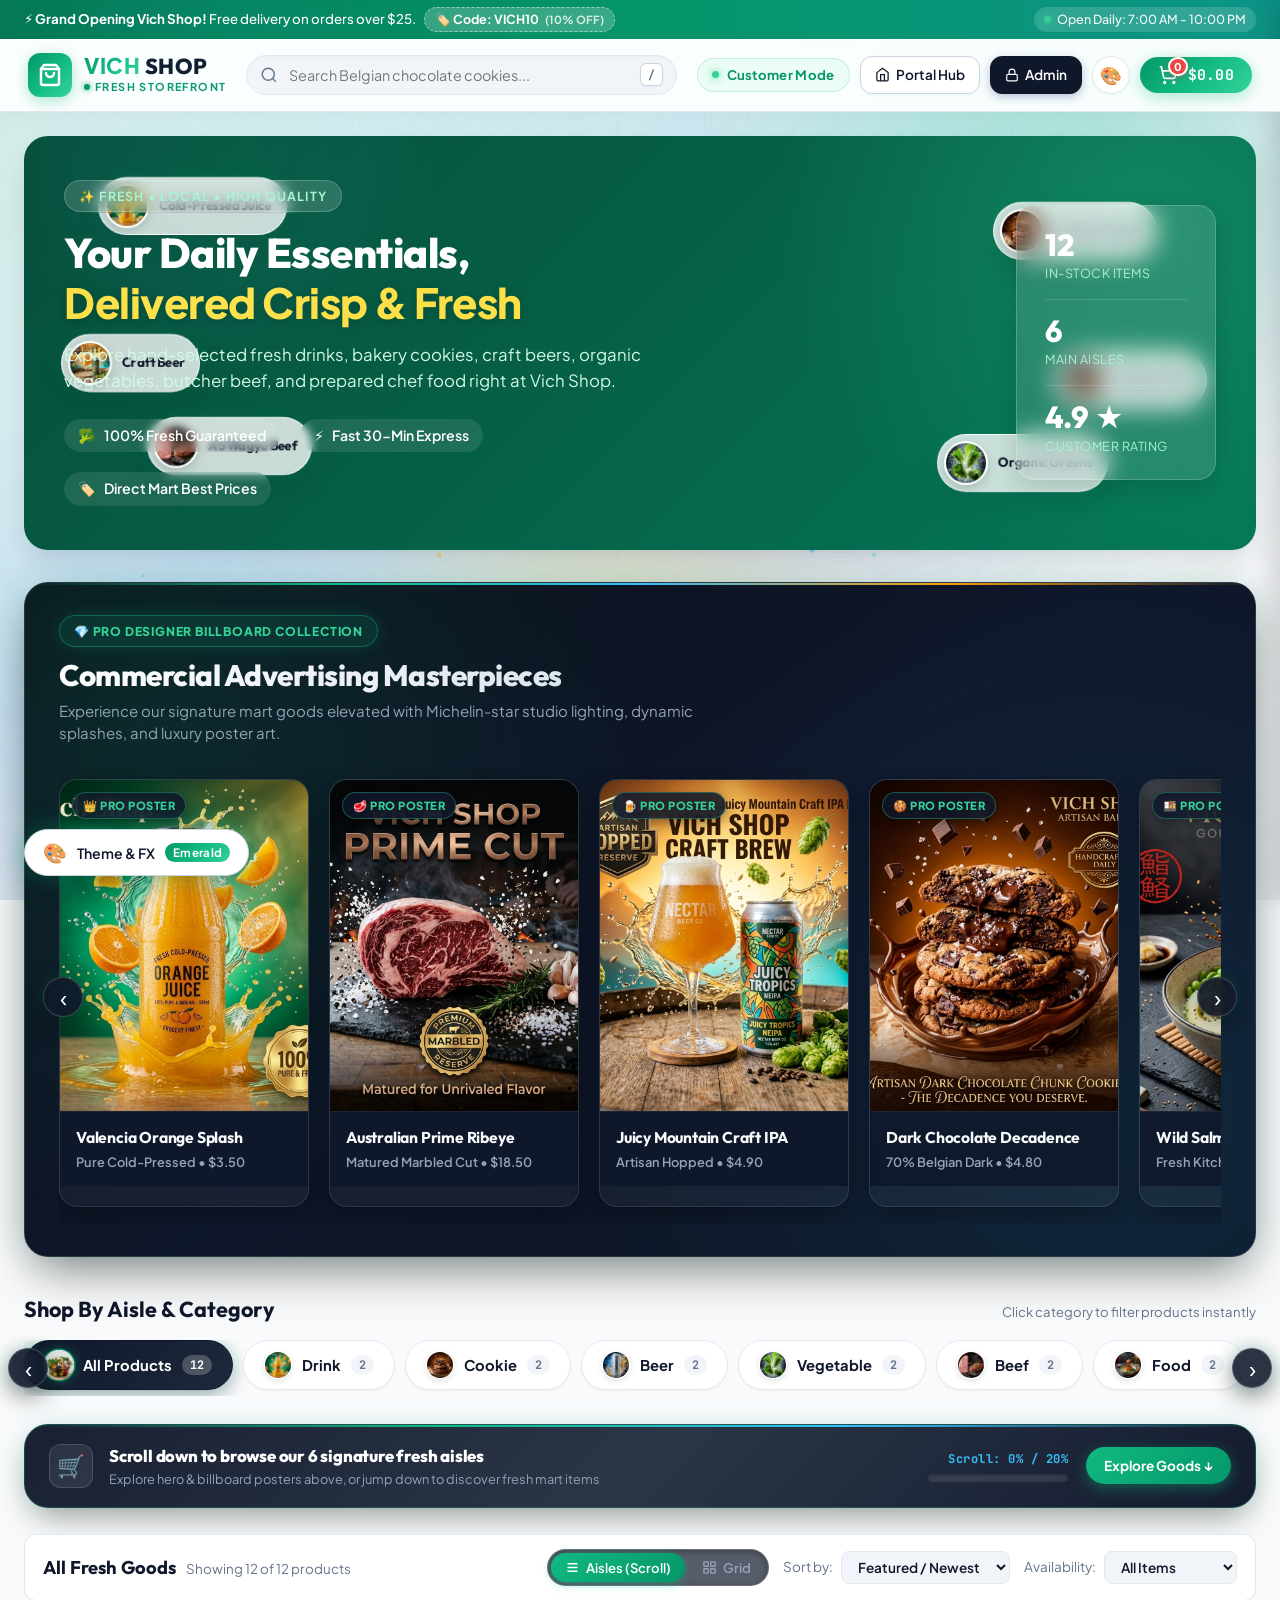
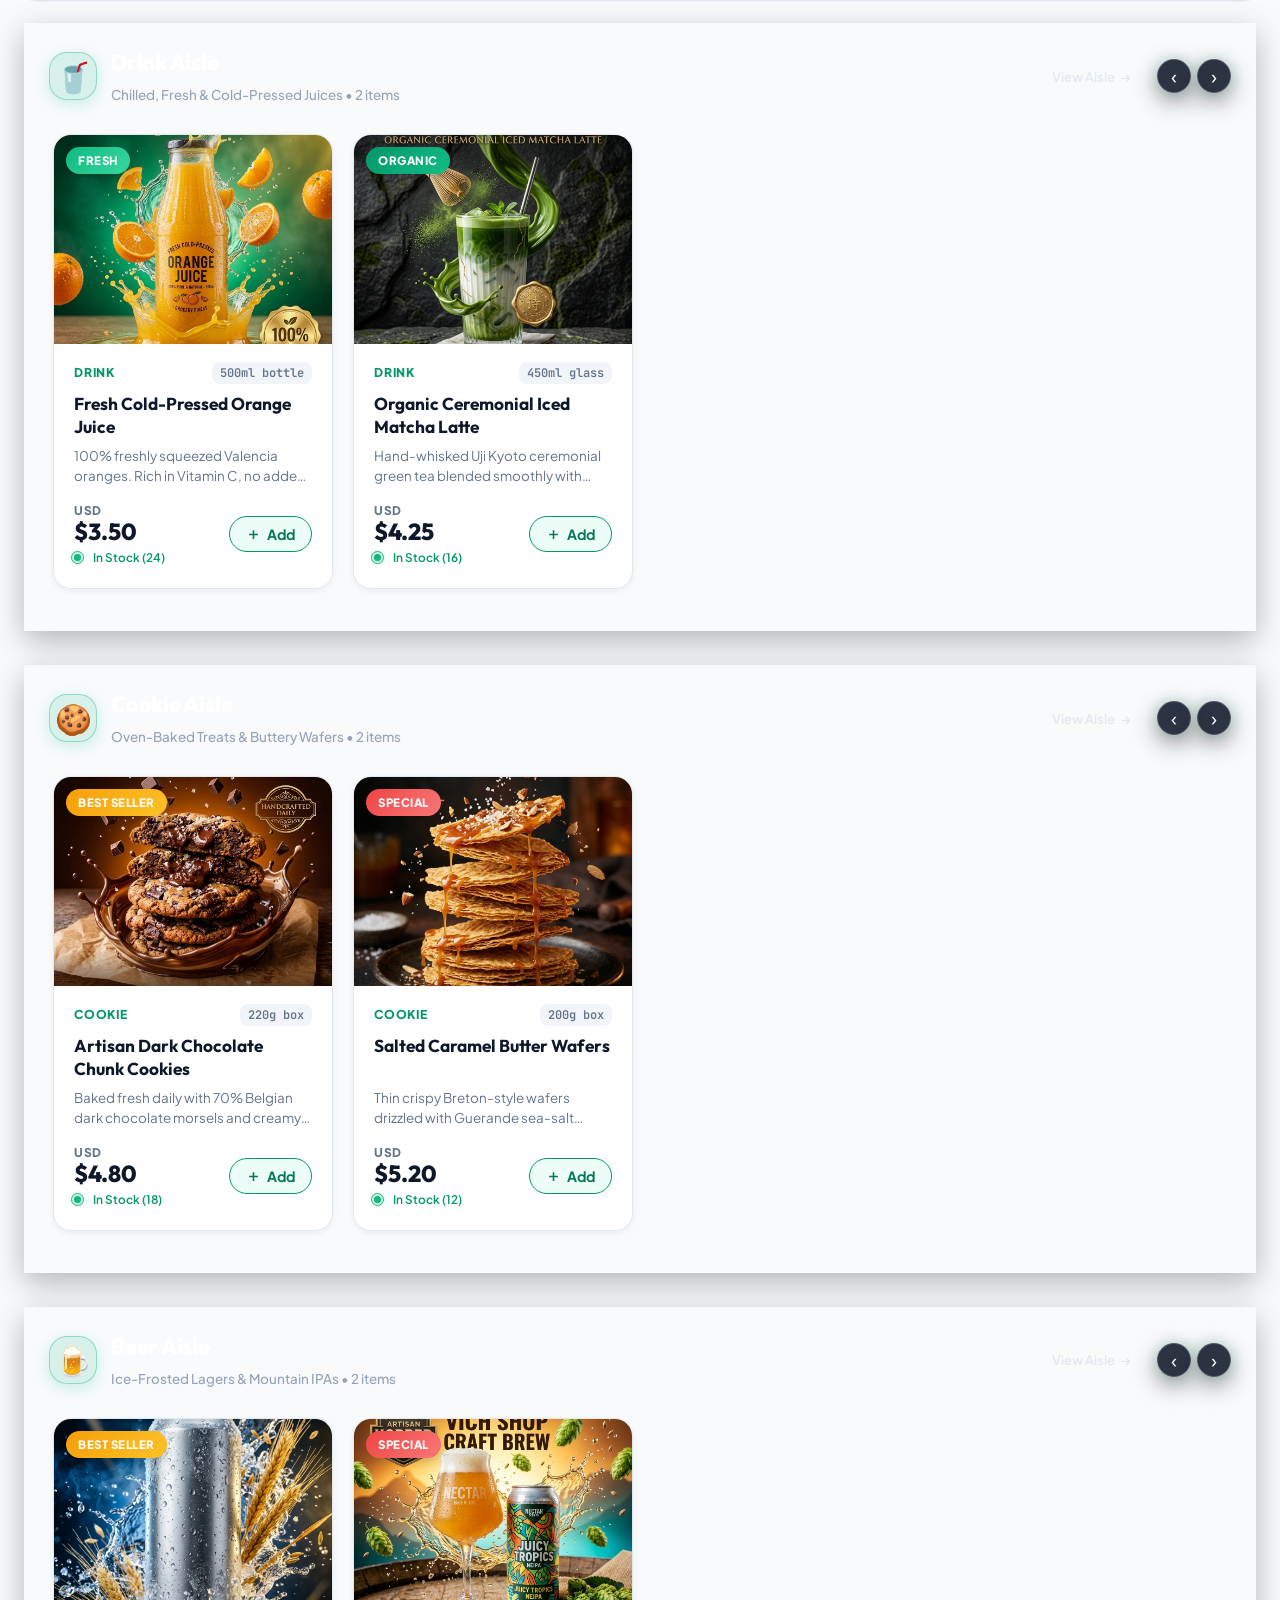
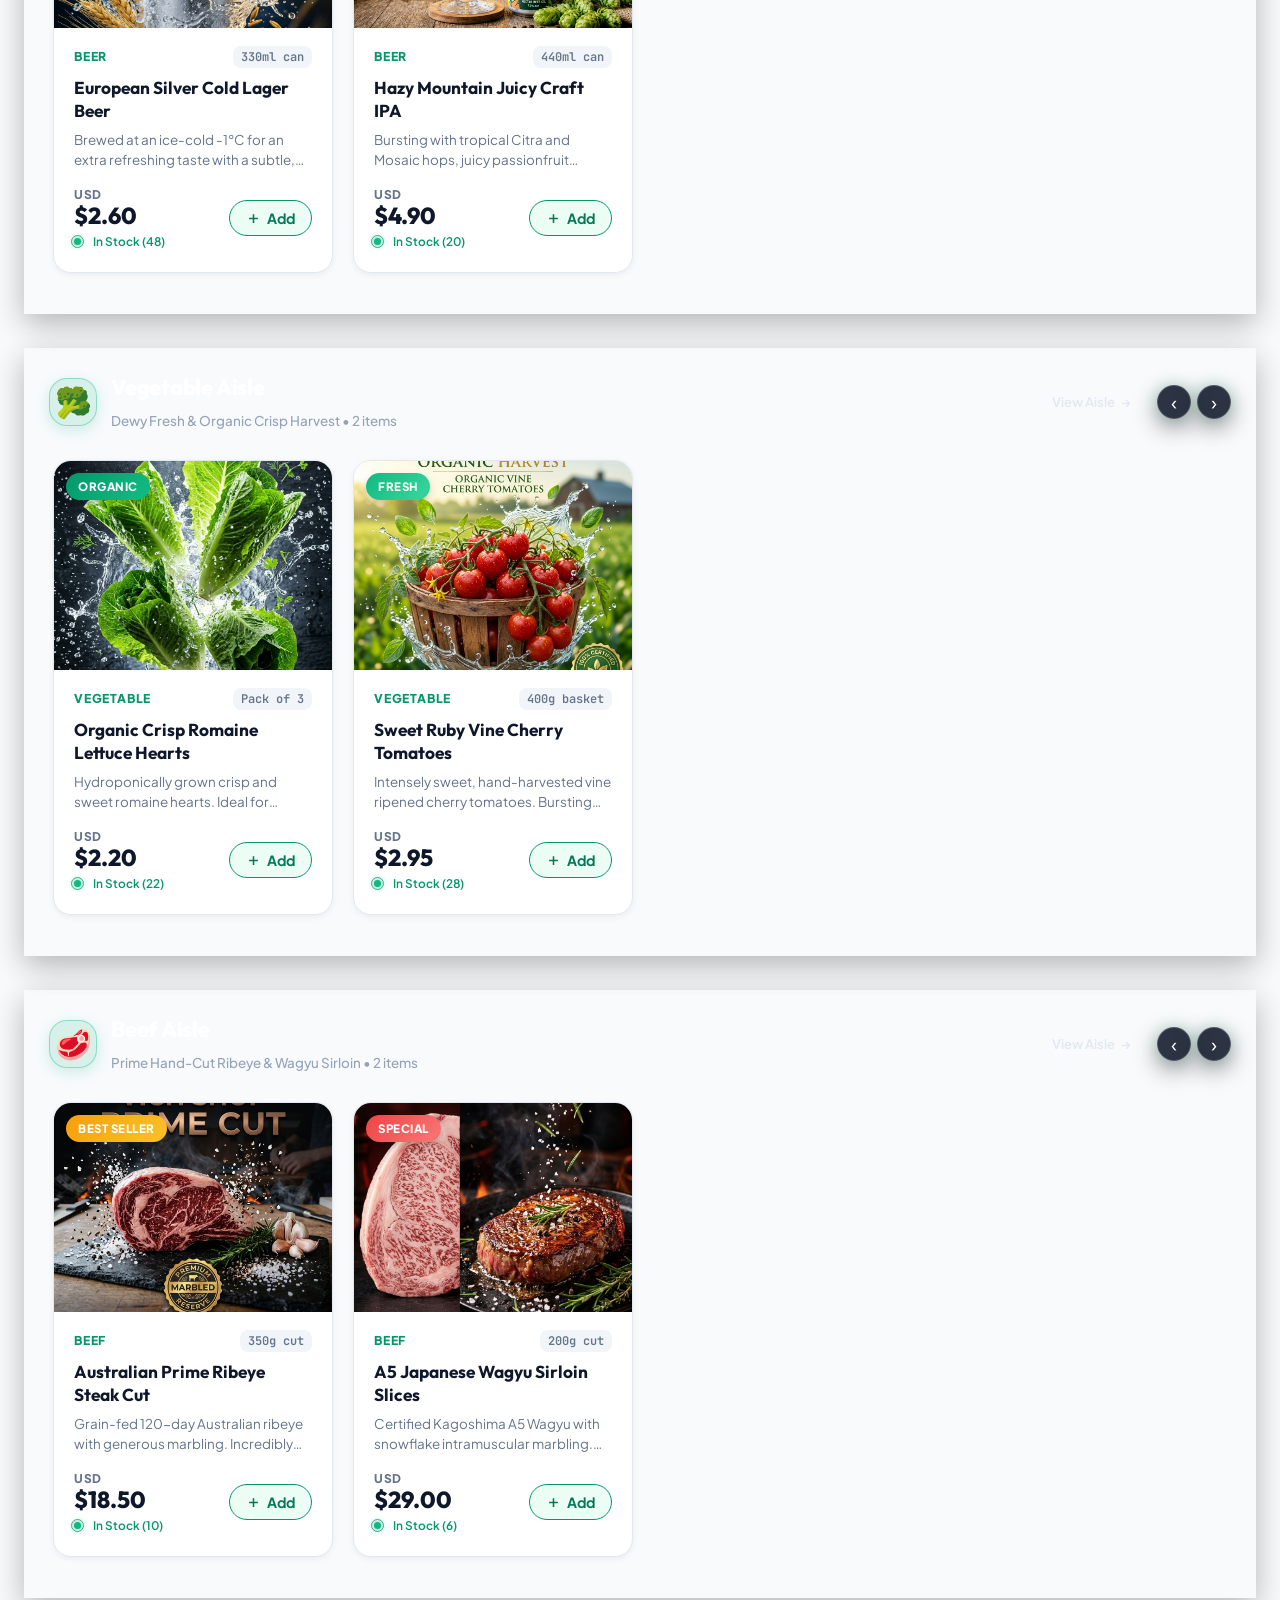
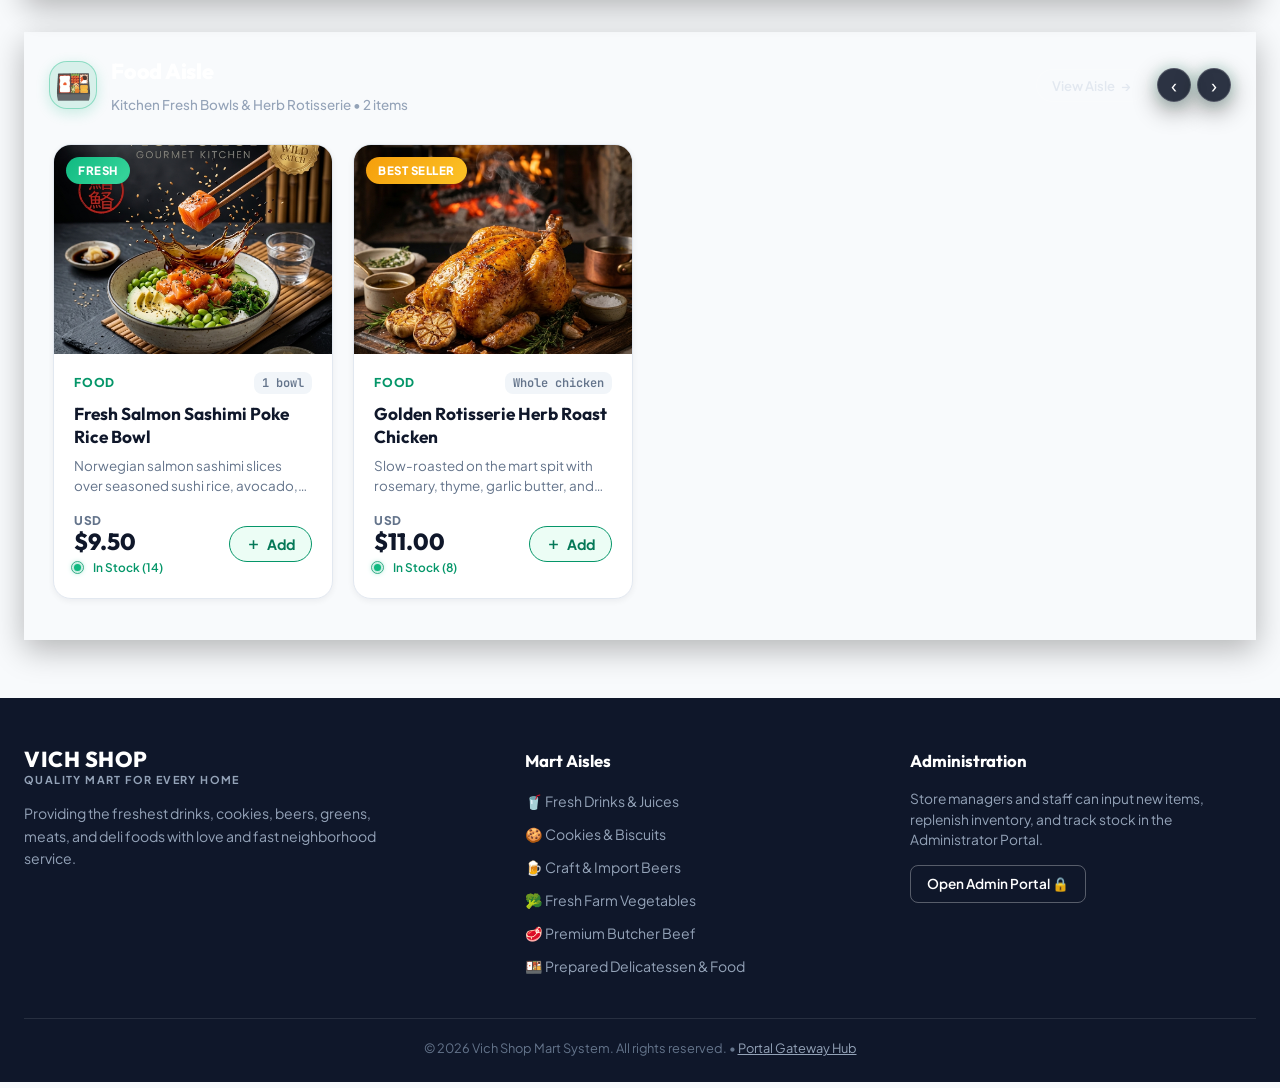
<file: MY Product/user.html>
<!DOCTYPE html>
<html lang="en">
<head>
  <meta charset="UTF-8">
  <meta name="viewport" content="width=device-width, initial-scale=1.0">
  <title>Vich Shop | Customer Storefront - Fresh Mart & Grocery</title>
  <meta name="description" content="Welcome to Vich Shop Customer Storefront. Browse fresh drinks, artisan cookies, craft beers, crisp vegetables, butcher beef, and prepared meals with fast 30-min express neighborhood delivery.">
  
  <!-- Google Fonts: Outfit, Plus Jakarta Sans, JetBrains Mono -->
  <link rel="preconnect" href="https://fonts.googleapis.com">
  <link rel="preconnect" href="https://fonts.gstatic.com" crossorigin>
  <link href="https://fonts.googleapis.com/css2?family=JetBrains+Mono:wght@500;600;700&family=Outfit:wght@500;600;700;800;900&family=Plus+Jakarta+Sans:wght@400;500;600;700;800&display=swap" rel="stylesheet">
  
  <!-- Stylesheet -->
  <link rel="stylesheet" href="style.css">
</head>
<body data-page="user">
  <!-- Top Global Glowing Scroll Progress Bar -->
  <div class="global-scroll-progress-bar" id="globalScrollProgressBar" aria-hidden="true"></div>

  <!-- App Shell -->
  <div id="app">
    <!-- Ambient Living Aurora & Dynamic Particle Canvas Background -->
    <div class="ambient-glow-wrapper" id="ambientBgWrapper" aria-hidden="true">
      <canvas id="bgParticleCanvas" class="bg-particle-canvas"></canvas>
      <div class="bg-noise-overlay"></div>
      <div class="bg-grid-overlay"></div>
      <div class="ambient-glow ambient-glow-1"></div>
      <div class="ambient-glow ambient-glow-2"></div>
      <div class="ambient-glow ambient-glow-3"></div>
      <div class="ambient-glow ambient-glow-4"></div>
      <div class="ambient-glow-center"></div>
      <div class="aurora-light-beam"></div>
      <div class="bg-vignette-overlay"></div>
    </div>

    <!-- Top Announcement Banner (Fresh & Interactive) -->
    <div class="top-announcement">
      <div class="announcement-content">
        <div class="announcement-left">
          <span>⚡ <strong>Grand Opening Vich Shop!</strong> Free delivery on orders over $25.</span>
          <span class="announcement-promo-pill" id="btnCopyPromoNav" title="Click to copy & apply promo code">
            <span>🏷️ Code: <strong>VICH10</strong></span>
            <span style="opacity: 0.8; font-size: 0.7rem;">(10% OFF)</span>
          </span>
        </div>
        <div class="announcement-right">
          <span class="opening-hours">
            <span class="live-status-dot"></span>
            <span>Open Daily: 7:00 AM - 10:00 PM</span>
          </span>
        </div>
      </div>
    </div>

    <!-- Main Navigation Bar (Ultra-Fresh Glass Island) -->
    <header class="navbar" id="mainNavbar">
      <div class="nav-container">
        <!-- Brand Logo -->
        <a href="user.html" class="logo" id="logoLink" title="Vich Shop Customer Storefront">
          <div class="logo-icon">
            <svg width="24" height="24" viewBox="0 0 24 24" fill="none" stroke="currentColor" stroke-width="2.5" stroke-linecap="round" stroke-linejoin="round">
              <path d="M6 2 3 6v14a2 2 0 0 0 2 2h14a2 2 0 0 0 2-2V6l-3-4Z"/><path d="M3 6h18"/><path d="M16 10a4 4 0 0 1-8 0"/>
            </svg>
          </div>
          <div class="logo-text">
            <span class="logo-title"><span class="logo-title-gradient">VICH</span> SHOP</span>
            <span class="logo-sub"><span class="logo-live-pulse"></span> FRESH STOREFRONT</span>
          </div>
        </a>

        <!-- Live Instant Search Bar with Live Suggestions Dropdown -->
        <div class="search-box" id="navbarSearchBox">
          <div class="search-input-wrapper">
            <svg class="search-icon" width="18" height="18" viewBox="0 0 24 24" fill="none" stroke="currentColor" stroke-width="2">
              <circle cx="11" cy="11" r="8"/><path d="m21 21-4.3-4.3"/>
            </svg>
            <input type="text" id="searchInput" placeholder="Search drink, cookie, beer, vegetable, beef, food..." autocomplete="off">
            <kbd class="search-kbd-hint" title="Press / to search">/</kbd>
            <button class="clear-search-btn" id="clearSearchBtn" aria-label="Clear search" style="display: none;">✕</button>
          </div>

          <!-- Dynamic Live Search Preview Dropdown -->
          <div class="search-live-dropdown" id="searchLiveDropdown"></div>
        </div>

        <!-- Right Action Nav Buttons -->
        <div class="nav-actions">
          <!-- Role Indicator Pill -->
          <div class="role-badge-nav customer" title="Active role: Shopper / Customer">
            <span class="live-status-dot" style="margin-right: 2px;"></span>
            <span>Customer Mode</span>
          </div>

          <!-- Navigation Switchers -->
          <a href="index.html" class="nav-link-btn" title="Back to Portal Gateway Hub">
            <svg width="15" height="15" viewBox="0 0 24 24" fill="none" stroke="currentColor" stroke-width="2">
              <path d="m3 9 9-7 9 7v11a2 2 0 0 1-2 2H5a2 2 0 0 1-2-2z"/><polyline points="9 22 9 12 15 12 15 22"/>
            </svg>
            <span>Portal Hub</span>
          </a>

          <a href="admin.html" class="nav-link-btn btn-to-admin" title="Open Administrator Portal (Staff PIN Protected)">
            <svg width="14" height="14" viewBox="0 0 24 24" fill="none" stroke="currentColor" stroke-width="2">
              <rect x="3" y="11" width="18" height="11" rx="2" ry="2"/><path d="M7 11V7a5 5 0 0 1 10 0v4"/>
            </svg>
            <span>Admin</span>
          </a>

          <!-- Quick Theme Switcher Button -->
          <button class="nav-theme-toggle-btn" id="btnNavThemeToggle" type="button" title="Quick Theme Switcher (Ctrl+B)">
            🎨
          </button>

          <!-- Cart Drawer Trigger Button -->
          <button class="cart-trigger-btn" id="cartTriggerBtn" aria-label="Open Shopping Cart">
            <div class="cart-icon-wrapper">
              <svg width="20" height="20" viewBox="0 0 24 24" fill="none" stroke="currentColor" stroke-width="2">
                <circle cx="8" cy="21" r="1"/><circle cx="19" cy="21" r="1"/>
                <path d="M2.05 2.05h2l2.66 12.42a2 2 0 0 0 2 1.58h9.78a2 2 0 0 0 1.95-1.57l1.65-7.43H5.12"/>
              </svg>
              <span class="cart-count-badge" id="cartCountBadge">0</span>
            </div>
            <span class="cart-amount-text" id="cartTotalNav">$0.00</span>
          </button>
        </div>
      </div>
    </header>

    <!-- MAIN CONTENT VIEW -->
    <main class="main-content">
      <div id="shopViewSection" class="view-panel active">
        <!-- Hero Banner -->
        <section class="hero-section">
          <div class="hero-backdrop"></div>
          <div class="hero-floating-elements" aria-hidden="true">
            <div class="float-item float-item-1" onclick="VichApp.openQuickView('prod-drink-1')" title="Valencia Orange Juice">
              <img class="float-thumb" src="images/drink_orange_juice.jpg" alt="Orange Juice">
              <span class="float-pill-label">Cold-Pressed Juice</span>
            </div>
            <div class="float-item float-item-2" onclick="VichApp.openQuickView('prod-cookie-1')" title="Belgian Chocolate Cookies">
              <img class="float-thumb" src="images/cookie_chocolate_chunks.jpg" alt="Cookies">
              <span class="float-pill-label">Artisan Cookie</span>
            </div>
            <div class="float-item float-item-3" onclick="VichApp.openQuickView('prod-beef-2')" title="A5 Wagyu Sirloin">
              <img class="float-thumb" src="images/beef_wagyu_sirloin.jpg" alt="Wagyu">
              <span class="float-pill-label">A5 Wagyu Beef</span>
            </div>
            <div class="float-item float-item-4" onclick="VichApp.openQuickView('prod-veg-1')" title="Organic Romaine Lettuce">
              <img class="float-thumb" src="images/veg_romaine_lettuce.jpg" alt="Lettuce">
              <span class="float-pill-label">Organic Greens</span>
            </div>
            <div class="float-item float-item-5" onclick="VichApp.openQuickView('prod-beer-2')" title="Juicy Craft IPA">
              <img class="float-thumb" src="images/beer_craft_ipa.jpg" alt="Craft IPA">
              <span class="float-pill-label">Craft Beer</span>
            </div>
            <div class="float-item float-item-6" onclick="VichApp.openQuickView('prod-food-1')" title="Fresh Salmon Poke Bowl">
              <img class="float-thumb" src="images/food_salmon_poke.jpg" alt="Salmon Poke">
              <span class="float-pill-label">Salmon Poke</span>
            </div>
          </div>
          <div class="hero-content">
            <span class="hero-tag">✨ FRESH • LOCAL • HIGH QUALITY</span>
            <h1 class="hero-title">Your Daily Essentials,<br><span class="hero-highlight">Delivered Crisp & Fresh</span></h1>
            <p class="hero-desc">Explore hand-selected fresh drinks, bakery cookies, craft beers, organic vegetables, butcher beef, and prepared chef food right at Vich Shop.</p>
            <div class="hero-features">
              <div class="feature-item">
                <span class="feat-icon">🥦</span>
                <span>100% Fresh Guaranteed</span>
              </div>
              <div class="feature-item">
                <span class="feat-icon">⚡</span>
                <span>Fast 30-Min Express</span>
              </div>
              <div class="feature-item">
                <span class="feat-icon">🏷️</span>
                <span>Direct Mart Best Prices</span>
              </div>
            </div>
          </div>
          <div class="hero-stats-card">
            <div class="hero-stat">
              <span class="stat-number" id="heroTotalProductsCount">12</span>
              <span class="stat-label">In-Stock Items</span>
            </div>
            <div class="stat-divider"></div>
            <div class="hero-stat">
              <span class="stat-number">6</span>
              <span class="stat-label">Main Aisles</span>
            </div>
            <div class="stat-divider"></div>
            <div class="hero-stat">
              <span class="stat-number">4.9 ★</span>
              <span class="stat-label">Customer Rating</span>
            </div>
          </div>
        </section>

        <!-- Pro Designer Billboard Poster Showcase Section -->
        <section class="pro-posters-section">
          <div class="pro-posters-header">
            <div class="pro-poster-badge">
              <span>💎 PRO DESIGNER BILLBOARD COLLECTION</span>
            </div>
            <h2 class="pro-posters-title">Commercial Advertising Masterpieces</h2>
            <p class="pro-posters-subtitle">Experience our signature mart goods elevated with Michelin-star studio lighting, dynamic splashes, and luxury poster art.</p>
          </div>

          <div class="carousel-nav-wrapper poster-nav-wrapper">
            <button type="button" class="carousel-arrow-btn prev" id="btnPosterPrev" aria-label="Scroll billboard posters left" title="Scroll left">‹</button>
            <div class="pro-posters-scroll" id="proPostersScroll">
            <div class="pro-poster-card" onclick="VichApp.openQuickView('prod-drink-1')">
              <div class="pro-poster-media">
                <img src="images/poster_drink_orange_juice.jpg" alt="Orange Juice Pro Poster" loading="lazy">
                <span class="pro-poster-tag">👑 PRO POSTER</span>
                <div class="pro-poster-overlay">
                  <span>Quick View &amp; Order →</span>
                </div>
              </div>
              <div class="pro-poster-caption">
                <h4>Valencia Orange Splash</h4>
                <p>Pure Cold-Pressed • $3.50</p>
              </div>
            </div>

            <div class="pro-poster-card" onclick="VichApp.openQuickView('prod-beef-1')">
              <div class="pro-poster-media">
                <img src="images/poster_beef_ribeye_steak.jpg" alt="Prime Ribeye Steak Pro Poster" loading="lazy">
                <span class="pro-poster-tag">🥩 PRO POSTER</span>
                <div class="pro-poster-overlay">
                  <span>Quick View &amp; Order →</span>
                </div>
              </div>
              <div class="pro-poster-caption">
                <h4>Australian Prime Ribeye</h4>
                <p>Matured Marbled Cut • $18.50</p>
              </div>
            </div>

            <div class="pro-poster-card" onclick="VichApp.openQuickView('prod-beer-2')">
              <div class="pro-poster-media">
                <img src="images/poster_beer_craft_ipa.jpg" alt="Craft IPA Pro Poster" loading="lazy">
                <span class="pro-poster-tag">🍺 PRO POSTER</span>
                <div class="pro-poster-overlay">
                  <span>Quick View &amp; Order →</span>
                </div>
              </div>
              <div class="pro-poster-caption">
                <h4>Juicy Mountain Craft IPA</h4>
                <p>Artisan Hopped • $4.90</p>
              </div>
            </div>

            <div class="pro-poster-card" onclick="VichApp.openQuickView('prod-cookie-1')">
              <div class="pro-poster-media">
                <img src="images/poster_cookie_chocolate_chunks.jpg" alt="Chocolate Chunk Cookie Pro Poster" loading="lazy">
                <span class="pro-poster-tag">🍪 PRO POSTER</span>
                <div class="pro-poster-overlay">
                  <span>Quick View &amp; Order →</span>
                </div>
              </div>
              <div class="pro-poster-caption">
                <h4>Dark Chocolate Decadence</h4>
                <p>70% Belgian Dark • $4.80</p>
              </div>
            </div>

            <div class="pro-poster-card" onclick="VichApp.openQuickView('prod-food-1')">
              <div class="pro-poster-media">
                <img src="images/poster_food_salmon_poke.jpg" alt="Salmon Poke Bowl Pro Poster" loading="lazy">
                <span class="pro-poster-tag">🍱 PRO POSTER</span>
                <div class="pro-poster-overlay">
                  <span>Quick View &amp; Order →</span>
                </div>
              </div>
              <div class="pro-poster-caption">
                <h4>Wild Salmon Sashimi Poke</h4>
                <p>Fresh Kitchen Poke • $9.50</p>
              </div>
            </div>

            <div class="pro-poster-card" onclick="VichApp.openQuickView('prod-veg-2')">
              <div class="pro-poster-media">
                <img src="images/poster_veg_cherry_tomatoes.jpg" alt="Cherry Tomatoes Pro Poster" loading="lazy">
                <span class="pro-poster-tag">🥦 PRO POSTER</span>
                <div class="pro-poster-overlay">
                  <span>Quick View &amp; Order →</span>
                </div>
              </div>
              <div class="pro-poster-caption">
                <h4>Organic Vine Ruby Tomatoes</h4>
                <p>Dewy Farm Harvest • $2.95</p>
              </div>
            </div>

            <div class="pro-poster-card" onclick="VichApp.openQuickView('prod-drink-2')">
              <div class="pro-poster-media">
                <img src="images/poster_drink_matcha_latte.jpg" alt="Matcha Latte Pro Poster" loading="lazy">
                <span class="pro-poster-tag">🍵 PRO POSTER</span>
                <div class="pro-poster-overlay">
                  <span>Quick View &amp; Order →</span>
                </div>
              </div>
              <div class="pro-poster-caption">
                <h4>Ceremonial Kyoto Uji Matcha</h4>
                <p>First Harvest Green Tea • $4.25</p>
              </div>
            </div>

            <div class="pro-poster-card" onclick="VichApp.openQuickView('prod-beef-2')">
              <div class="pro-poster-media">
                <img src="images/poster_beef_wagyu_sirloin.jpg" alt="A5 Japanese Wagyu Pro Poster" loading="lazy">
                <span class="pro-poster-tag">🥩 PRO POSTER</span>
                <div class="pro-poster-overlay">
                  <span>Quick View &amp; Order →</span>
                </div>
              </div>
              <div class="pro-poster-caption">
                <h4>Kagoshima A5 Wagyu Sirloin</h4>
                <p>Intense Snowflake Marbling • $29.00</p>
              </div>
            </div>

            <div class="pro-poster-card" onclick="VichApp.openQuickView('prod-beer-1')">
              <div class="pro-poster-media">
                <img src="images/poster_beer_silver_lager.jpg" alt="Silver Lager Pro Poster" loading="lazy">
                <span class="pro-poster-tag">🍺 PRO POSTER</span>
                <div class="pro-poster-overlay">
                  <span>Quick View &amp; Order →</span>
                </div>
              </div>
              <div class="pro-poster-caption">
                <h4>Sub-Zero Cold Silver Lager</h4>
                <p>Ice-Frosted Brew • $2.60</p>
              </div>
            </div>

            <div class="pro-poster-card" onclick="VichApp.openQuickView('prod-cookie-2')">
              <div class="pro-poster-media">
                <img src="images/poster_cookie_butter_wafers.jpg" alt="Butter Wafers Pro Poster" loading="lazy">
                <span class="pro-poster-tag">🍪 PRO POSTER</span>
                <div class="pro-poster-overlay">
                  <span>Quick View &amp; Order →</span>
                </div>
              </div>
              <div class="pro-poster-caption">
                <h4>Salted Caramel Butter Wafers</h4>
                <p>Golden Ribbons &amp; Almonds • $5.20</p>
              </div>
            </div>

            <div class="pro-poster-card" onclick="VichApp.openQuickView('prod-veg-1')">
              <div class="pro-poster-media">
                <img src="images/poster_veg_romaine_lettuce.jpg" alt="Romaine Lettuce Pro Poster" loading="lazy">
                <span class="pro-poster-tag">🥦 PRO POSTER</span>
                <div class="pro-poster-overlay">
                  <span>Quick View &amp; Order →</span>
                </div>
              </div>
              <div class="pro-poster-caption">
                <h4>Organic Romaine Hearts</h4>
                <p>Crisp Dewdrop Splashes • $2.20</p>
              </div>
            </div>

            <div class="pro-poster-card" onclick="VichApp.openQuickView('prod-food-2')">
              <div class="pro-poster-media">
                <img src="images/poster_food_rotisserie_chicken.jpg" alt="Rotisserie Chicken Pro Poster" loading="lazy">
                <span class="pro-poster-tag">🍱 PRO POSTER</span>
                <div class="pro-poster-overlay">
                  <span>Quick View &amp; Order →</span>
                </div>
              </div>
              <div class="pro-poster-caption">
                <h4>Hearth Rotisserie Roast Chicken</h4>
                <p>Slow-Spit Herb Butter • $11.00</p>
              </div>
            </div>
          </div>
            <button type="button" class="carousel-arrow-btn next" id="btnPosterNext" aria-label="Scroll billboard posters right" title="Scroll right">›</button>
          </div>
        </section>

        <!-- Category Filter Carousel / Bar -->
        <section class="category-section" id="categorySection">
          <div class="section-header-compact">
            <h2>Shop By Aisle &amp; Category</h2>
            <span class="category-hint">Click category to filter products instantly</span>
          </div>

          <div class="carousel-nav-wrapper category-nav-wrapper">
            <button type="button" class="carousel-arrow-btn prev" id="btnCatPrev" aria-label="Scroll categories left" title="Scroll left">‹</button>
            <div class="category-pills-container" id="categoryPills">
            <button class="cat-pill active" data-category="all">
              <span class="cat-icon-thumb"><img src="images/cat_all_mart.jpg" alt="All"></span>
              <span class="cat-name">All Products</span>
              <span class="cat-pill-count" id="countAll">0</span>
            </button>
            <button class="cat-pill" data-category="Drink">
              <span class="cat-icon-thumb"><img src="images/drink_orange_juice.jpg" alt="Drink"></span>
              <span class="cat-name">Drink</span>
              <span class="cat-pill-count" id="countDrink">0</span>
            </button>
            <button class="cat-pill" data-category="Cookie">
              <span class="cat-icon-thumb"><img src="images/cookie_chocolate_chunks.jpg" alt="Cookie"></span>
              <span class="cat-name">Cookie</span>
              <span class="cat-pill-count" id="countCookie">0</span>
            </button>
            <button class="cat-pill" data-category="Beer">
              <span class="cat-icon-thumb"><img src="images/beer_silver_lager.jpg" alt="Beer"></span>
              <span class="cat-name">Beer</span>
              <span class="cat-pill-count" id="countBeer">0</span>
            </button>
            <button class="cat-pill" data-category="Vegetable">
              <span class="cat-icon-thumb"><img src="images/veg_romaine_lettuce.jpg" alt="Vegetable"></span>
              <span class="cat-name">Vegetable</span>
              <span class="cat-pill-count" id="countVegetable">0</span>
            </button>
            <button class="cat-pill" data-category="Beef">
              <span class="cat-icon-thumb"><img src="images/beef_wagyu_sirloin.jpg" alt="Beef"></span>
              <span class="cat-name">Beef</span>
              <span class="cat-pill-count" id="countBeef">0</span>
            </button>
            <button class="cat-pill" data-category="Food">
              <span class="cat-icon-thumb"><img src="images/food_salmon_poke.jpg" alt="Food"></span>
              <span class="cat-name">Food</span>
              <span class="cat-pill-count" id="countFood">0</span>
            </button>
          </div>
            <button type="button" class="carousel-arrow-btn next" id="btnCatNext" aria-label="Scroll categories right" title="Scroll right">›</button>
          </div>
        </section>

        <!-- 20% Scroll Gate HUD Indicator Banner -->
        <div class="scroll-gate-hud" id="scrollGateHud">
          <div class="scroll-gate-content">
            <div class="scroll-gate-left">
              <span class="scroll-gate-icon" id="scrollGateIcon">🔒</span>
              <div class="scroll-gate-text-col">
                <div class="scroll-gate-status" id="scrollGateStatus">
                  Scroll 20% down to reveal fresh goods catalog
                </div>
                <div class="scroll-gate-sub" id="scrollGateSub">
                  Explore hero &amp; billboard posters above, or scroll down to unlock products
                </div>
              </div>
            </div>
            <div class="scroll-gate-right">
              <div class="scroll-gate-meter">
                <span class="scroll-gate-meter-label" id="scrollGateMeterLabel">Scroll: 0% / 20%</span>
                <div class="scroll-gate-progress-track">
                  <div class="scroll-gate-progress-fill" id="scrollGateProgressFill" style="width: 0%;"></div>
                </div>
              </div>
              <button type="button" class="btn-scroll-reveal" id="btnScrollRevealNow" title="Click to auto-scroll & reveal products">
                <span id="btnScrollRevealText">Scroll &amp; Reveal ↓</span>
              </button>
            </div>
          </div>
        </div>

        <!-- Scroll-Triggered Products Wrapper (Revealed at >= 20% scroll) -->
        <div id="storeProductsSection" class="store-products-reveal-section is-revealed">
          <!-- Filter & Sorting Controls -->
          <section class="catalog-controls">
            <div class="catalog-left">
              <h3 class="catalog-heading" id="catalogHeading">All Fresh Goods</h3>
              <span class="catalog-items-found" id="catalogCountDisplay">Showing all items</span>
            </div>
            <div class="catalog-right">
              <!-- View Mode Switcher: Aisle Carousels (Horizontal Scroll) vs Multi-Column Grid -->
              <div class="view-mode-toggle" id="viewModeToggle" role="group" aria-label="Catalog layout mode">
                <button type="button" class="btn-view-mode active" id="btnViewAisles" data-view="aisles" title="Browse by Aisle Carousels (Horizontal Scroll)">
                  <svg width="15" height="15" viewBox="0 0 24 24" fill="none" stroke="currentColor" stroke-width="2.2">
                    <path d="M4 6h16M4 12h16M4 18h16"/>
                  </svg>
                  <span>Aisles (Scroll)</span>
                </button>
                <button type="button" class="btn-view-mode" id="btnViewGrid" data-view="grid" title="Browse in Multi-Column Grid">
                  <svg width="15" height="15" viewBox="0 0 24 24" fill="none" stroke="currentColor" stroke-width="2.2">
                    <rect x="3" y="3" width="7" height="7" rx="1"/><rect x="14" y="3" width="7" height="7" rx="1"/>
                    <rect x="14" y="14" width="7" height="7" rx="1"/><rect x="3" y="14" width="7" height="7" rx="1"/>
                  </svg>
                  <span>Grid</span>
                </button>
              </div>

              <div class="filter-group">
                <label for="sortBySelect">Sort by:</label>
                <select id="sortBySelect" class="custom-select">
                  <option value="featured">Featured / Newest</option>
                  <option value="price-asc">Price: Low to High</option>
                  <option value="price-desc">Price: High to Low</option>
                  <option value="name-asc">Alphabetical (A - Z)</option>
                  <option value="stock-desc">Stock Availability</option>
                </select>
              </div>
              <div class="filter-group">
                <label for="stockFilterSelect">Availability:</label>
                <select id="stockFilterSelect" class="custom-select">
                  <option value="all">All Items</option>
                  <option value="in-stock">In Stock Only</option>
                </select>
              </div>
            </div>
          </section>

          <!-- Active Filter Chips Display -->
          <div class="active-filters-bar" id="activeFiltersBar" style="display: none;">
            <span class="filter-label">Filters:</span>
            <div class="filter-chips" id="filterChipsList"></div>
            <button class="clear-all-filters-btn" id="clearAllFiltersBtn">Clear All</button>
          </div>

          <!-- Product Grid -->
          <section class="products-grid-section">
            <div class="products-grid" id="productsGrid">
              <!-- Populated reactively by app.js -->
            </div>

            <!-- Empty State -->
            <div class="empty-state" id="emptyState" style="display: none;">
              <div class="empty-icon">🔍</div>
              <h3>No products found</h3>
              <p>We couldn't find any products matching your current search or category filter.</p>
              <button class="btn-primary" id="btnResetFilters">Show All Products</button>
            </div>
          </section>
        </div>
      </div>

      <!-- Floating Aisle Quick-Scroll Dock (Appears when browsing products) -->
      <nav class="aisle-scroll-dock" id="aisleScrollDock" aria-label="Aisle Quick Navigation">
        <div class="dock-badge">AISLES</div>
        <button type="button" class="dock-aisle-pill active" data-aisle="all" title="View All Aisles">🌟 All</button>
        <button type="button" class="dock-aisle-pill" data-aisle="Drink" title="Jump to Cold Drinks">🥤 Drink</button>
        <button type="button" class="dock-aisle-pill" data-aisle="Cookie" title="Jump to Bakery Cookies">🍪 Cookie</button>
        <button type="button" class="dock-aisle-pill" data-aisle="Beer" title="Jump to Craft Beers">🍺 Beer</button>
        <button type="button" class="dock-aisle-pill" data-aisle="Vegetable" title="Jump to Farm Greens">🥦 Veg</button>
        <button type="button" class="dock-aisle-pill" data-aisle="Beef" title="Jump to Butcher Beef">🥩 Beef</button>
        <button type="button" class="dock-aisle-pill" data-aisle="Food" title="Jump to Prepared Food">🍱 Food</button>
      </nav>
    </main>

    <!-- ============================================== -->
    <!-- SLIDE-OVER SHOPPING CART DRAWER                -->
    <!-- ============================================== -->
    <div class="cart-drawer-overlay" id="cartOverlay"></div>
    <aside class="cart-drawer" id="cartDrawer" aria-label="Shopping Cart">
      <div class="cart-header">
        <div class="cart-header-title">
          <svg width="22" height="22" viewBox="0 0 24 24" fill="none" stroke="currentColor" stroke-width="2">
            <circle cx="8" cy="21" r="1"/><circle cx="19" cy="21" r="1"/>
            <path d="M2.05 2.05h2l2.66 12.42a2 2 0 0 0 2 1.58h9.78a2 2 0 0 0 1.95-1.57l1.65-7.43H5.12"/>
          </svg>
          <h3>Your Fresh Basket</h3>
          <span class="cart-items-count-badge" id="cartDrawerItemCount">0 items</span>
        </div>
        <button class="btn-close-drawer" id="btnCloseCart" aria-label="Close cart">✕</button>
      </div>

      <!-- Free Delivery Progress Bar -->
      <div class="delivery-perk-box">
        <div class="perk-label">
          <span>🛵 Express Mart Delivery</span>
          <span class="perk-badge">FREE over $25</span>
        </div>
        <div class="perk-progress-track">
          <div class="perk-progress-bar" id="deliveryProgressBar" style="width: 100%;"></div>
        </div>
      </div>

      <!-- Cart Item Rows List -->
      <div class="cart-items-scrollable" id="cartItemsContainer">
        <!-- Populated by JS -->
      </div>

      <!-- Cart Empty State -->
      <div class="cart-empty-placeholder" id="cartEmptyState">
        <div class="empty-cart-icon">🛒</div>
        <h4>Your basket is empty</h4>
        <p>Explore our fresh aisles of drinks, cookies, beers, greens, beef and meals.</p>
        <button class="btn-primary" id="btnCartStartShopping">Start Shopping</button>
      </div>

      <!-- Cart Drawer Footer (Checkout, Promos, Total) -->
      <div class="cart-footer" id="cartFooter" style="display: none;">
        <!-- Promo Coupon Input -->
        <div class="promo-box">
          <input type="text" id="promoInput" placeholder="Promo code (e.g., VICH10)" maxlength="15">
          <button class="btn-apply-promo" id="btnApplyPromo">Apply</button>
        </div>

        <div class="cart-summary-calculations">
          <div class="calc-row">
            <span>Subtotal</span>
            <span id="cartSubtotal">$0.00</span>
          </div>
          <div class="calc-row text-success" id="promoDiscountRow" style="display: none;">
            <span>Discount Promo (10%)</span>
            <span id="promoDiscountVal">-$0.00</span>
          </div>
          <div class="calc-row">
            <span>Estimated Delivery</span>
            <span class="text-free">FREE</span>
          </div>
          <div class="calc-divider"></div>
          <div class="calc-row calc-total">
            <span>Total Payable</span>
            <span class="total-big-val" id="cartTotalDisplay">$0.00</span>
          </div>
        </div>

        <div class="cart-checkout-actions">
          <button class="btn-checkout-primary" id="btnOpenCheckout">
            <span>Proceed to Checkout</span>
            <svg width="18" height="18" viewBox="0 0 24 24" fill="none" stroke="currentColor" stroke-width="2.5">
              <path d="M5 12h14M12 5l7 7-7 7"/>
            </svg>
          </button>
          <button class="btn-clear-cart" id="btnClearCart">Clear Entire Basket</button>
        </div>
      </div>
    </aside>

    <!-- ============================================== -->
    <!-- MODAL: QUICK VIEW PRODUCT DETAILS              -->
    <!-- ============================================== -->
    <div class="modal-backdrop" id="quickViewBackdrop">
      <div class="modal-card modal-quick-view">
        <div class="modal-header">
          <span class="badge-role" id="qvCategoryBadge">Fresh Mart Item</span>
          <button class="btn-close" id="btnCloseQuickView">✕</button>
        </div>
        <div class="modal-body qv-grid" id="quickViewBody">
          <!-- Populated by JS -->
        </div>
      </div>
    </div>

    <!-- ============================================== -->
    <!-- MODAL: CHECKOUT & THERMAL RECEIPT              -->
    <!-- ============================================== -->
    <div class="modal-backdrop" id="checkoutBackdrop">
      <div class="modal-card modal-checkout">
        <div class="modal-header">
          <h3>Vich Shop Mart Checkout</h3>
          <button class="btn-close" id="btnCloseCheckout">✕</button>
        </div>

        <!-- Form Section -->
        <div id="checkoutFormSection">
          <form id="checkoutForm" class="checkout-form">
            <div class="form-grid">
              <div class="form-group full-width">
                <label for="custName">Customer Full Name <span class="required">*</span></label>
                <input type="text" id="custName" placeholder="e.g. Sokha Chan" required>
              </div>

              <div class="form-group">
                <label for="custPhone">Contact Phone Number <span class="required">*</span></label>
                <input type="tel" id="custPhone" placeholder="012 345 678" required>
              </div>

              <div class="form-group">
                <label for="custPayment">Payment Option <span class="required">*</span></label>
                <select id="custPayment" required>
                  <option value="Cash on Delivery (COD)">💵 Cash on Delivery (COD)</option>
                  <option value="KHQR / ABA Mobile Bank">📱 KHQR / ABA Mobile Bank</option>
                  <option value="Credit / Debit Card (Visa/Master)">💳 Visa / MasterCard</option>
                </select>
              </div>

              <div class="form-group full-width">
                <label for="custAddress">Delivery Address / Room / Street <span class="required">*</span></label>
                <input type="text" id="custAddress" placeholder="Street 271, Sangkat Boeng Tumpun, Phnom Penh" required>
              </div>

              <div class="form-group full-width">
                <label for="custNotes">Delivery Notes (Optional)</label>
                <input type="text" id="custNotes" placeholder="e.g. Call upon arrival, leave at front gate">
              </div>
            </div>

            <!-- Mini Summary -->
            <div class="checkout-order-mini-summary">
              <h4>Order Items Summary</h4>
              <div id="checkoutItemsList" class="mini-summary-items"></div>
              <div class="mini-summary-total">
                <strong>Total Amount:</strong>
                <span id="checkoutFinalAmount">$0.00</span>
              </div>
            </div>

            <div class="modal-footer">
              <button type="submit" class="btn-primary btn-confirm-order" id="btnSubmitOrder">
                <span>Confirm & Place Order</span>
                <svg width="18" height="18" viewBox="0 0 24 24" fill="none" stroke="currentColor" stroke-width="2.5">
                  <polyline points="20 6 9 17 4 12"/>
                </svg>
              </button>
            </div>
          </form>
        </div>

        <!-- Receipt Section (shown after checkout) -->
        <div id="checkoutReceiptSection" style="display: none;">
          <div class="receipt-success-card">
            <div class="receipt-check-circle">✓</div>
            <h3>Thank You for Shopping at Vich Shop!</h3>
            <p>Your order has been recorded and is being prepared with care.</p>
            
            <div class="printed-receipt" id="printedReceipt">
              <div class="receipt-header">
                <h2>VICH SHOP</h2>
                <p>Fresh Mart & Groceries</p>
                <div class="receipt-meta">
                  <span id="receiptOrderNumber">#VICH-9821</span> • 
                  <span id="receiptOrderDate">Oct 07, 2026</span>
                </div>
              </div>
              <div class="receipt-divider">--------------------------------</div>
              <div class="receipt-customer-details" id="receiptCustomerDetails">
                <!-- Customer info -->
              </div>
              <div class="receipt-divider">--------------------------------</div>
              <div class="receipt-items-list" id="receiptItemsList">
                <!-- Items list -->
              </div>
              <div class="receipt-divider">--------------------------------</div>
              <div class="receipt-totals" id="receiptTotals">
                <!-- Totals -->
              </div>
              <div class="receipt-footer-msg">
                <p>Have a wonderful day!</p>
                <small>For inquiries: contact@vichshop.com</small>
              </div>
            </div>

            <div class="receipt-actions">
              <button class="btn-secondary" id="btnPrintReceipt">
                <svg width="16" height="16" viewBox="0 0 24 24" fill="none" stroke="currentColor" stroke-width="2">
                  <polyline points="6 9 6 2 18 2 18 9"/><path d="M6 18H4a2 2 0 0 1-2-2v-5a2 2 0 0 1 2-2h16a2 2 0 0 1 2 2v5a2 2 0 0 1-2 2h-2"/><rect x="6" y="14" width="12" height="8"/>
                </svg>
                <span>Print Receipt</span>
              </button>
              <button class="btn-primary" id="btnBackToStoreAfterOrder">
                Continue Shopping
              </button>
            </div>
          </div>
        </div>
      </div>
    </div>

    <!-- Confetti Particle Celebration Canvas -->
    <canvas id="confettiCanvas" class="confetti-canvas"></canvas>

    <!-- Toast Notification Container -->
    <div class="toast-container" id="toastContainer" aria-live="polite"></div>

    <!-- Footer -->
    <footer class="app-footer">
      <div class="footer-container">
        <div class="footer-brand">
          <div class="logo-text">
            <span class="logo-title text-white">VICH SHOP</span>
            <span class="logo-sub text-white-dim">Quality Mart for Every Home</span>
          </div>
          <p class="footer-about">Providing the freshest drinks, cookies, beers, greens, meats, and deli foods with love and fast neighborhood service.</p>
        </div>
        <div class="footer-links">
          <h4>Mart Aisles</h4>
          <ul>
            <li><a href="user.html?category=Drink" class="footer-cat-link" data-cat="Drink">🥤 Fresh Drinks & Juices</a></li>
            <li><a href="user.html?category=Cookie" class="footer-cat-link" data-cat="Cookie">🍪 Cookies & Biscuits</a></li>
            <li><a href="user.html?category=Beer" class="footer-cat-link" data-cat="Beer">🍺 Craft & Import Beers</a></li>
            <li><a href="user.html?category=Vegetable" class="footer-cat-link" data-cat="Vegetable">🥦 Fresh Farm Vegetables</a></li>
            <li><a href="user.html?category=Beef" class="footer-cat-link" data-cat="Beef">🥩 Premium Butcher Beef</a></li>
            <li><a href="user.html?category=Food" class="footer-cat-link" data-cat="Food">🍱 Prepared Delicatessen & Food</a></li>
          </ul>
        </div>
        <div class="footer-admin-info">
          <h4>Administration</h4>
          <p>Store managers and staff can input new items, replenish inventory, and track stock in the Administrator Portal.</p>
          <a href="admin.html" class="btn-outline-white" id="btnFooterAdmin">Open Admin Portal 🔒</a>
        </div>
      </div>
      <div class="footer-bottom">
        <p>© 2026 Vich Shop Mart System. All rights reserved. • <a href="index.html" style="color: #94a3b8; text-decoration: underline;">Portal Gateway Hub</a></p>
      </div>
    </footer>
  </div>

  <!-- Main Application Script -->
  <script src="app.js"></script>
</body>
</html>
</file>
<file: MY Product/style.css>
/* ===================================================================
   VICH SHOP - ULTRA-FRESH MODERN MART DESIGN & ANIMATIONS SUITE
   "The Best in the World" Experience
   =================================================================== */

:root {
  /* Color Palette - Vibrant Fresh Mart Emerald, Citrus & Obsidian */
  --primary: #059669;
  --primary-hover: #047857;
  --primary-active: #065f46;
  --primary-light: #ecfdf5;
  --primary-glow: rgba(16, 185, 129, 0.35);
  --primary-gradient: linear-gradient(135deg, #059669 0%, #10b981 50%, #34d399 100%);
  
  --accent: #f59e0b;
  --accent-hover: #d97706;
  --accent-light: #fffbeb;
  --accent-gradient: linear-gradient(135deg, #f59e0b 0%, #fbbf24 100%);
  
  --coral: #ef4444;
  --coral-hover: #dc2626;
  --coral-light: #fef2f2;
  --coral-gradient: linear-gradient(135deg, #ef4444 0%, #f87171 100%);
  
  --blue: #2563eb;
  --blue-light: #eff6ff;

  --purple: #8b5cf6;
  --purple-hover: #7c3aed;
  --purple-light: #f5f3ff;
  --purple-gradient: linear-gradient(135deg, #7c3aed 0%, #a855f7 100%);

  /* Neutrals */
  --bg-main: #f8fafc;
  --bg-surface: #ffffff;
  --bg-elevated: #ffffff;
  --bg-subtle: #f1f5f9;
  --bg-dark: #0f172a;
  --bg-dark-surface: #1e293b;

  --text-main: #0f172a;
  --text-muted: #64748b;
  --text-subtle: #94a3b8;
  --text-inverse: #ffffff;

  --border-subtle: #e2e8f0;
  --border-medium: #cbd5e1;
  --border-focus: #10b981;

  /* Typography - Ultra Crisp Modern Sans & Tabular Mono */
  --font-heading: 'Outfit', 'Plus Jakarta Sans', system-ui, -apple-system, sans-serif;
  --font-body: 'Plus Jakarta Sans', system-ui, -apple-system, sans-serif;
  --font-mono: 'JetBrains Mono', 'Fira Code', monospace;

  /* Radiant Shadows & Atmospheric Glows */
  --shadow-xs: 0 1px 2px 0 rgba(0, 0, 0, 0.05);
  --shadow-sm: 0 2px 6px rgba(15, 23, 42, 0.06);
  --shadow-md: 0 6px 16px -2px rgba(15, 23, 42, 0.08);
  --shadow-lg: 0 14px 30px -4px rgba(15, 23, 42, 0.12), 0 4px 8px -4px rgba(15, 23, 42, 0.06);
  --shadow-xl: 0 25px 50px -10px rgba(15, 23, 42, 0.18);
  --shadow-glow: 0 0 28px rgba(16, 185, 129, 0.4);
  --shadow-glow-purple: 0 0 30px rgba(124, 58, 237, 0.45);
  --shadow-card-hover: 0 20px 35px -10px rgba(15, 23, 42, 0.14), 0 0 25px rgba(16, 185, 129, 0.2);

  /* Border Radii */
  --radius-sm: 8px;
  --radius-md: 12px;
  --radius-lg: 18px;
  --radius-xl: 24px;
  --radius-full: 9999px;

  /* Dynamic Springs & Smooth Transitions */
  --transition-fast: 0.15s cubic-bezier(0.4, 0, 0.2, 1);
  --transition-normal: 0.25s cubic-bezier(0.4, 0, 0.2, 1);
  --transition-smooth: 0.35s cubic-bezier(0.16, 1, 0.3, 1);
  --transition-spring: 0.5s cubic-bezier(0.34, 1.56, 0.64, 1);
}

/* Custom Modern Emerald Scrollbar */
::-webkit-scrollbar {
  width: 10px;
  height: 8px;
}
::-webkit-scrollbar-track {
  background: #f1f5f9;
}
::-webkit-scrollbar-thumb {
  background: #cbd5e1;
  border-radius: 9999px;
  border: 2px solid #f1f5f9;
  transition: background 0.2s;
}
::-webkit-scrollbar-thumb:hover {
  background: #10b981;
}

/* High-Class Selection Styling */
::selection {
  background: #10b981;
  color: #ffffff;
}

/* ===================================================================
   LIVING DYNAMIC AURORA & INTERACTIVE PARTICLE CANVAS BACKGROUND
   State-of-the-Art Visual Experience Suite with 4 Presets
   =================================================================== */

/* Theme 1: Emerald Aurora (Default / Fresh Mart Signature) */
:root,
[data-theme="emerald"] {
  --theme-name: 'emerald';
  --bg-main: #f8fafc;
  --bg-surface: #ffffff;
  --bg-elevated: #ffffff;
  --bg-subtle: #f1f5f9;
  --bg-glass: rgba(255, 255, 255, 0.88);
  --bg-card-glass: rgba(255, 255, 255, 0.92);
  --nav-bg: rgba(255, 255, 255, 0.92);
  --announcement-bg: linear-gradient(90deg, #047857 0%, #059669 50%, #0d9488 100%);
  --announcement-color: #ffffff;
  --text-main: #0f172a;
  --text-muted: #64748b;
  --text-subtle: #94a3b8;
  --text-inverse: #ffffff;
  --border-subtle: #e2e8f0;
  --border-medium: #cbd5e1;
  --border-focus: #10b981;
  --primary: #059669;
  --primary-hover: #047857;
  --primary-glow: rgba(16, 185, 129, 0.35);
  --primary-gradient: linear-gradient(135deg, #059669 0%, #10b981 50%, #34d399 100%);
  --grid-line-color: rgba(16, 185, 129, 0.055);
  --vignette-color: rgba(15, 23, 42, 0.04);
  --orb-grad-1: radial-gradient(circle, #34d399 0%, rgba(5, 150, 105, 0) 70%);
  --orb-grad-2: radial-gradient(circle, #60a5fa 0%, rgba(37, 99, 235, 0) 70%);
  --orb-grad-3: radial-gradient(circle, #fbbf24 0%, rgba(245, 158, 11, 0) 70%);
  --orb-grad-4: radial-gradient(circle, #a78bfa 0%, rgba(139, 92, 246, 0) 70%);
  --orb-grad-center: radial-gradient(ellipse at 50% 30%, rgba(16, 185, 129, 0.12) 0%, rgba(248, 250, 252, 0) 70%);
  --beam-color: linear-gradient(135deg, rgba(52, 211, 153, 0.22) 0%, rgba(96, 165, 250, 0.16) 50%, rgba(251, 191, 36, 0) 100%);
}

/* Theme 2: Cyber Obsidian (Ultra-Dark Futuristic OLED & Neon Matrix) */
[data-theme="cyber"] {
  --theme-name: 'cyber';
  --bg-main: #060911;
  --bg-surface: #0f172a;
  --bg-elevated: #1e293b;
  --bg-subtle: #111a2e;
  --bg-glass: rgba(15, 23, 42, 0.82);
  --bg-card-glass: rgba(15, 23, 42, 0.85);
  --nav-bg: rgba(6, 9, 17, 0.88);
  --announcement-bg: linear-gradient(90deg, #022c22 0%, #064e3b 50%, #0f172a 100%);
  --announcement-color: #a7f3d0;
  --text-main: #f8fafc;
  --text-muted: #94a3b8;
  --text-subtle: #64748b;
  --text-inverse: #060911;
  --border-subtle: rgba(255, 255, 255, 0.09);
  --border-medium: rgba(255, 255, 255, 0.18);
  --border-focus: #00ff9d;
  --primary: #10b981;
  --primary-hover: #00ff9d;
  --primary-glow: rgba(0, 255, 157, 0.45);
  --primary-gradient: linear-gradient(135deg, #059669 0%, #10b981 50%, #00ff9d 100%);
  --grid-line-color: rgba(0, 255, 157, 0.09);
  --vignette-color: rgba(0, 0, 0, 0.75);
  --orb-grad-1: radial-gradient(circle, rgba(0, 255, 157, 0.48) 0%, rgba(5, 150, 105, 0) 70%);
  --orb-grad-2: radial-gradient(circle, rgba(0, 229, 255, 0.42) 0%, rgba(37, 99, 235, 0) 70%);
  --orb-grad-3: radial-gradient(circle, rgba(168, 85, 247, 0.4) 0%, rgba(124, 58, 237, 0) 70%);
  --orb-grad-4: radial-gradient(circle, rgba(56, 189, 248, 0.35) 0%, rgba(14, 165, 233, 0) 70%);
  --orb-grad-center: radial-gradient(ellipse at 50% 30%, rgba(0, 255, 157, 0.16) 0%, rgba(6, 9, 17, 0) 70%);
  --beam-color: linear-gradient(135deg, rgba(0, 255, 157, 0.35) 0%, rgba(0, 229, 255, 0.28) 50%, rgba(168, 85, 247, 0) 100%);
  --shadow-sm: 0 4px 12px rgba(0, 0, 0, 0.45);
  --shadow-md: 0 10px 25px -4px rgba(0, 0, 0, 0.65);
  --shadow-lg: 0 18px 40px -6px rgba(0, 0, 0, 0.8);
  --shadow-xl: 0 28px 60px -12px rgba(0, 0, 0, 0.95);
  --shadow-card-hover: 0 20px 40px -10px rgba(0, 0, 0, 0.85), 0 0 32px rgba(0, 255, 157, 0.28);
}

/* Theme 3: Sunset Citrus (Warm Golden Amber & Sunlit Peach Glow) */
[data-theme="sunset"] {
  --theme-name: 'sunset';
  --bg-main: #fffcf8;
  --bg-surface: #ffffff;
  --bg-elevated: #ffffff;
  --bg-subtle: #fff7ed;
  --bg-glass: rgba(255, 255, 255, 0.92);
  --bg-card-glass: rgba(255, 255, 255, 0.94);
  --nav-bg: rgba(255, 252, 248, 0.92);
  --announcement-bg: linear-gradient(90deg, #c2410c 0%, #ea580c 50%, #d97706 100%);
  --announcement-color: #ffffff;
  --text-main: #1c1917;
  --text-muted: #78716c;
  --text-subtle: #a8a29e;
  --text-inverse: #ffffff;
  --border-subtle: #fed7aa;
  --border-medium: #fdba74;
  --border-focus: #ea580c;
  --primary: #ea580c;
  --primary-hover: #c2410c;
  --primary-glow: rgba(234, 88, 12, 0.35);
  --primary-gradient: linear-gradient(135deg, #ea580c 0%, #f97316 50%, #fbbf24 100%);
  --grid-line-color: rgba(249, 115, 22, 0.07);
  --vignette-color: rgba(124, 45, 18, 0.06);
  --orb-grad-1: radial-gradient(circle, #f97316 0%, rgba(234, 88, 12, 0) 70%);
  --orb-grad-2: radial-gradient(circle, #fbbf24 0%, rgba(245, 158, 11, 0) 70%);
  --orb-grad-3: radial-gradient(circle, #f43f5e 0%, rgba(225, 29, 72, 0) 70%);
  --orb-grad-4: radial-gradient(circle, #fb923c 0%, rgba(251, 146, 60, 0) 70%);
  --orb-grad-center: radial-gradient(ellipse at 50% 30%, rgba(249, 115, 22, 0.14) 0%, rgba(255, 252, 248, 0) 70%);
  --beam-color: linear-gradient(135deg, rgba(249, 115, 22, 0.28) 0%, rgba(251, 191, 36, 0.22) 50%, rgba(244, 63, 94, 0) 100%);
  --shadow-card-hover: 0 20px 35px -10px rgba(124, 45, 18, 0.18), 0 0 25px rgba(249, 115, 22, 0.25);
}

/* Theme 4: Frost Glass (Crisp Nordic Ice & Glassmorphism) */
[data-theme="frost"] {
  --theme-name: 'frost';
  --bg-main: #f0f7ff;
  --bg-surface: #ffffff;
  --bg-elevated: #ffffff;
  --bg-subtle: #e0f2fe;
  --bg-glass: rgba(255, 255, 255, 0.85);
  --bg-card-glass: rgba(255, 255, 255, 0.88);
  --nav-bg: rgba(240, 247, 255, 0.9);
  --announcement-bg: linear-gradient(90deg, #0369a1 0%, #0284c7 50%, #38bdf8 100%);
  --announcement-color: #ffffff;
  --text-main: #0c4a6e;
  --text-muted: #475569;
  --text-subtle: #64748b;
  --text-inverse: #ffffff;
  --border-subtle: #bae6fd;
  --border-medium: #7dd3fc;
  --border-focus: #0284c7;
  --primary: #0284c7;
  --primary-hover: #0369a1;
  --primary-glow: rgba(2, 132, 199, 0.35);
  --primary-gradient: linear-gradient(135deg, #0284c7 0%, #38bdf8 50%, #7dd3fc 100%);
  --grid-line-color: rgba(56, 189, 248, 0.08);
  --vignette-color: rgba(12, 74, 110, 0.05);
  --orb-grad-1: radial-gradient(circle, #38bdf8 0%, rgba(2, 132, 199, 0) 70%);
  --orb-grad-2: radial-gradient(circle, #818cf8 0%, rgba(99, 102, 241, 0) 70%);
  --orb-grad-3: radial-gradient(circle, #a5f3fc 0%, rgba(6, 182, 212, 0) 70%);
  --orb-grad-4: radial-gradient(circle, #c084fc 0%, rgba(168, 85, 247, 0) 70%);
  --orb-grad-center: radial-gradient(ellipse at 50% 30%, rgba(56, 189, 248, 0.14) 0%, rgba(240, 247, 255, 0) 70%);
  --beam-color: linear-gradient(135deg, rgba(56, 189, 248, 0.28) 0%, rgba(129, 140, 248, 0.2) 50%, rgba(192, 132, 252, 0) 100%);
  --shadow-card-hover: 0 20px 35px -10px rgba(12, 74, 110, 0.15), 0 0 25px rgba(56, 189, 248, 0.25);
}

/* Ambient Background Root Container */
.ambient-glow-wrapper {
  position: fixed;
  inset: 0;
  pointer-events: none;
  z-index: 0;
  overflow: hidden;
  background-color: var(--bg-main);
  transition: background-color 0.5s ease;
}

/* Interactive Canvas Layer for Constellations & Twinkles */
.bg-particle-canvas {
  position: absolute;
  inset: 0;
  width: 100%;
  height: 100%;
  pointer-events: none;
  z-index: 2;
  opacity: 1;
  transition: opacity 0.5s ease;
}

.bg-particle-canvas.is-hidden {
  opacity: 0;
}

/* Subtle Cyber / Dot Perspective Grid Overlay */
.bg-grid-overlay {
  position: absolute;
  inset: 0;
  background-image: 
    linear-gradient(to right, var(--grid-line-color) 1px, transparent 1px),
    linear-gradient(to bottom, var(--grid-line-color) 1px, transparent 1px);
  background-size: 52px 52px;
  mask-image: radial-gradient(ellipse at 50% 40%, rgba(0,0,0,0.92) 20%, rgba(0,0,0,0.25) 70%, transparent 95%);
  -webkit-mask-image: radial-gradient(ellipse at 50% 40%, rgba(0,0,0,0.92) 20%, rgba(0,0,0,0.25) 70%, transparent 95%);
  pointer-events: none;
  z-index: 1;
  transition: opacity 0.4s ease;
}

/* Organic Morphing Aurora Orbs */
.ambient-glow {
  position: absolute;
  border-radius: 50%;
  filter: blur(95px);
  opacity: 0.45;
  will-change: transform;
  pointer-events: none;
  transition: background 0.6s ease, opacity 0.5s ease;
}

.ambient-glow-1 {
  width: 680px;
  height: 680px;
  background: var(--orb-grad-1);
  top: -180px;
  right: -120px;
  animation: auroraFloat1 18s ease-in-out infinite alternate;
}

.ambient-glow-2 {
  width: 720px;
  height: 720px;
  background: var(--orb-grad-2);
  bottom: -220px;
  left: -160px;
  animation: auroraFloat2 24s ease-in-out infinite alternate;
}

.ambient-glow-3 {
  width: 520px;
  height: 520px;
  background: var(--orb-grad-3);
  top: 35%;
  left: 28%;
  opacity: 0.32;
  animation: auroraFloat3 20s ease-in-out infinite alternate;
}

.ambient-glow-4 {
  width: 480px;
  height: 480px;
  background: var(--orb-grad-4);
  bottom: 25%;
  right: 18%;
  opacity: 0.32;
  animation: auroraFloat4 22s ease-in-out infinite alternate;
}

.ambient-glow-center {
  position: absolute;
  inset: 0;
  background: var(--orb-grad-center);
  pointer-events: none;
  z-index: 0;
  transition: background 0.6s ease;
}

/* Luminous Aurora Horizon Beam */
.aurora-light-beam {
  position: absolute;
  top: -30%;
  left: -20%;
  width: 150%;
  height: 90%;
  background: var(--beam-color);
  transform: rotate(-16deg);
  filter: blur(75px);
  pointer-events: none;
  animation: auroraBeamSweep 28s ease-in-out infinite alternate;
  z-index: 0;
  opacity: 0.85;
  transition: background 0.6s ease;
}

/* Vignette Depth Gradient */
.bg-vignette-overlay {
  position: absolute;
  inset: 0;
  background: radial-gradient(ellipse at 50% 50%, transparent 60%, var(--vignette-color) 100%);
  pointer-events: none;
  z-index: 3;
  transition: background 0.4s ease;
}

/* Aurora Animation Keyframes with 3D Transforms */
@keyframes auroraFloat1 {
  0% { transform: translate3d(0, 0, 0) scale(1) rotate(0deg); }
  50% { transform: translate3d(-140px, 90px, 0) scale(1.18) rotate(45deg); }
  100% { transform: translate3d(-50px, 160px, 0) scale(0.92) rotate(90deg); }
}

@keyframes auroraFloat2 {
  0% { transform: translate3d(0, 0, 0) scale(1) rotate(0deg); }
  50% { transform: translate3d(160px, -100px, 0) scale(1.22) rotate(-40deg); }
  100% { transform: translate3d(70px, -170px, 0) scale(0.94) rotate(-80deg); }
}

@keyframes auroraFloat3 {
  0% { transform: translate3d(0, 0, 0) scale(1); }
  50% { transform: translate3d(-90px, -70px, 0) scale(1.25); }
  100% { transform: translate3d(100px, 80px, 0) scale(0.85); }
}

@keyframes auroraFloat4 {
  0% { transform: translate3d(0, 0, 0) scale(0.9); }
  50% { transform: translate3d(80px, -90px, 0) scale(1.2); }
  100% { transform: translate3d(-70px, 50px, 0) scale(1.05); }
}

@keyframes auroraBeamSweep {
  0% { transform: rotate(-16deg) translateY(0) scale(1); opacity: 0.7; }
  50% { transform: rotate(-12deg) translateY(40px) scale(1.12); opacity: 0.95; }
  100% { transform: rotate(-20deg) translateY(-25px) scale(0.98); opacity: 0.65; }
}

/* Aurora Speed Adjustments */
body.aurora-speed-relaxed .ambient-glow-1 { animation-duration: 36s !important; }
body.aurora-speed-relaxed .ambient-glow-2 { animation-duration: 44s !important; }
body.aurora-speed-relaxed .ambient-glow-3 { animation-duration: 38s !important; }
body.aurora-speed-relaxed .ambient-glow-4 { animation-duration: 40s !important; }
body.aurora-speed-relaxed .aurora-light-beam { animation-duration: 48s !important; }

body.aurora-speed-vibrant .ambient-glow-1 { animation-duration: 9s !important; }
body.aurora-speed-vibrant .ambient-glow-2 { animation-duration: 12s !important; }
body.aurora-speed-vibrant .ambient-glow-3 { animation-duration: 10s !important; }
body.aurora-speed-vibrant .ambient-glow-4 { animation-duration: 11s !important; }
body.aurora-speed-vibrant .aurora-light-beam { animation-duration: 14s !important; }

/* Ensure App Content Sits Above Ambient Glow */
#app {
  position: relative;
  z-index: 1;
}

/* Base Reset */
*, *::before, *::after {
  box-sizing: border-box;
  margin: 0;
  padding: 0;
  font-family: var(--font-body);
}

html {
  font-size: 16px;
  scroll-behavior: smooth;
  font-family: var(--font-body);
}

body {
  font-family: var(--font-body);
  background-color: var(--bg-main);
  color: var(--text-main);
  line-height: 1.5;
  -webkit-font-smoothing: antialiased;
  -moz-osx-font-smoothing: grayscale;
  min-height: 100vh;
  display: flex;
  flex-direction: column;
}

#app {
  display: flex;
  flex-direction: column;
  min-height: 100vh;
  font-family: var(--font-body);
}

a {
  color: inherit;
  text-decoration: none;
  font-family: inherit;
}

button, input, select, textarea {
  font-family: var(--font-body);
  font-size: inherit;
}

h1, h2, h3, h4, h5, h6 {
  font-family: var(--font-heading);
}

button {
  cursor: pointer;
  border: none;
  background: none;
}

img {
  max-width: 100%;
  display: block;
}

/* ===================================================================
   TOP ANNOUNCEMENT BAR
   =================================================================== */
/* ===================================================================
   TOP ANNOUNCEMENT BAR (FRESH & INTERACTIVE)
   =================================================================== */
.top-announcement {
  background: var(--announcement-bg, linear-gradient(90deg, #047857 0%, #059669 50%, #0d9488 100%));
  color: var(--announcement-color, #ffffff);
  font-size: 0.83rem;
  padding: 7px 24px;
  font-weight: 500;
  box-shadow: 0 1px 4px rgba(0,0,0,0.08);
  transition: background 0.4s ease, color 0.4s ease;
  position: relative;
  z-index: 101;
}

.announcement-content {
  max-width: 1360px;
  margin: 0 auto;
  display: flex;
  justify-content: space-between;
  align-items: center;
  flex-wrap: wrap;
  gap: 10px;
}

.announcement-left {
  display: flex;
  align-items: center;
  gap: 8px;
  flex-wrap: wrap;
}

.announcement-promo-pill {
  display: inline-flex;
  align-items: center;
  gap: 6px;
  background: rgba(255, 255, 255, 0.2);
  padding: 2px 10px;
  border-radius: var(--radius-full);
  font-size: 0.78rem;
  font-weight: 700;
  cursor: pointer;
  transition: all 0.2s;
  border: 1px dashed rgba(255, 255, 255, 0.45);
}

.announcement-promo-pill:hover {
  background: #ffffff;
  color: #047857;
  transform: translateY(-1px);
  box-shadow: 0 2px 8px rgba(0,0,0,0.15);
}

.announcement-right {
  display: flex;
  align-items: center;
  gap: 12px;
}

.opening-hours {
  opacity: 0.95;
  font-size: 0.78rem;
  background: rgba(255, 255, 255, 0.16);
  padding: 3px 10px;
  border-radius: var(--radius-full);
  display: inline-flex;
  align-items: center;
  gap: 6px;
}

.live-status-dot {
  width: 7px;
  height: 7px;
  border-radius: 50%;
  background: #34d399;
  box-shadow: 0 0 8px #34d399;
  display: inline-block;
  animation: radarPing 2s infinite ease-out;
}

@keyframes radarPing {
  0% { transform: scale(0.9); opacity: 1; box-shadow: 0 0 0 0 rgba(52, 211, 153, 0.8); }
  70% { transform: scale(1.1); opacity: 0.8; box-shadow: 0 0 0 6px rgba(52, 211, 153, 0); }
  100% { transform: scale(0.9); opacity: 1; box-shadow: 0 0 0 0 rgba(52, 211, 153, 0); }
}

/* ===================================================================
   ULTRA-FRESH MAIN NAVBAR (DYNAMIC GLASSMORPHIC ISLAND)
   =================================================================== */
.navbar {
  position: sticky;
  top: 0;
  z-index: 1000;
  background: var(--nav-bg, rgba(255, 255, 255, 0.88));
  backdrop-filter: blur(20px) saturate(180%);
  -webkit-backdrop-filter: blur(20px) saturate(180%);
  border-bottom: 1px solid var(--border-subtle);
  padding: 14px 28px;
  box-shadow: 0 4px 20px -2px rgba(15, 23, 42, 0.04);
  transition: padding 0.3s cubic-bezier(0.16, 1, 0.3, 1),
              background 0.35s ease,
              border-color 0.3s ease,
              box-shadow 0.3s ease;
}

/* Floating Island Scrolled State */
.navbar.is-scrolled {
  padding: 9px 28px;
  background: var(--nav-bg-scrolled, rgba(255, 255, 255, 0.96));
  border-bottom-color: var(--border-medium);
  box-shadow: 0 10px 30px -4px rgba(15, 23, 42, 0.08), 0 0 1px var(--border-medium), 0 0 20px var(--primary-glow);
}

[data-theme="cyber"] .navbar.is-scrolled {
  background: rgba(6, 9, 17, 0.94) !important;
  border-bottom-color: rgba(0, 255, 157, 0.25) !important;
  box-shadow: 0 12px 35px -4px rgba(0, 0, 0, 0.75), 0 0 25px rgba(0, 255, 157, 0.2) !important;
}

/* Radiant Bottom Accent Line */
.navbar::after {
  content: '';
  position: absolute;
  left: 0;
  right: 0;
  bottom: 0;
  height: 2px;
  background: var(--primary-gradient);
  opacity: 0;
  transition: opacity 0.3s ease;
}

.navbar.is-scrolled::after {
  opacity: 0.9;
}

.nav-container {
  max-width: 1360px;
  margin: 0 auto;
  display: flex;
  align-items: center;
  justify-content: space-between;
  gap: 20px;
}

/* Logo & Brand Identity */
.logo {
  display: flex;
  align-items: center;
  gap: 12px;
  text-decoration: none;
  flex-shrink: 0;
  user-select: none;
  transition: transform 0.25s ease;
}

.logo:hover {
  transform: translateY(-1px);
}

.logo-icon {
  width: 44px;
  height: 44px;
  background: linear-gradient(135deg, #059669 0%, #10b981 50%, #34d399 100%);
  border-radius: var(--radius-md);
  display: flex;
  align-items: center;
  justify-content: center;
  color: #ffffff;
  box-shadow: 0 4px 14px var(--primary-glow);
  transition: transform 0.3s cubic-bezier(0.34, 1.56, 0.64, 1), box-shadow 0.3s ease;
  position: relative;
}

.logo:hover .logo-icon {
  transform: scale(1.08) rotate(-4deg);
  box-shadow: 0 6px 20px var(--primary-glow);
}

.logo-text {
  display: flex;
  flex-direction: column;
}

.logo-title-row {
  display: flex;
  align-items: center;
  gap: 6px;
}

.logo-title {
  font-family: var(--font-heading);
  font-size: 1.35rem;
  font-weight: 800;
  letter-spacing: 0.5px;
  color: var(--text-main);
  line-height: 1.1;
}

.logo-title-gradient {
  background: var(--primary-gradient);
  -webkit-background-clip: text;
  -webkit-text-fill-color: transparent;
}

.logo-sub {
  font-size: 0.68rem;
  font-weight: 700;
  letter-spacing: 1.4px;
  color: var(--primary);
  display: inline-flex;
  align-items: center;
  gap: 5px;
  text-transform: uppercase;
}

.logo-live-pulse {
  width: 6px;
  height: 6px;
  border-radius: 50%;
  background: var(--primary);
  box-shadow: 0 0 6px var(--primary);
  display: inline-block;
  animation: radarPing 2.2s infinite ease-out;
}

/* ===================================================================
   SMART INSTANT LIVE SEARCH WITH POPUP SUGGESTIONS
   =================================================================== */
.search-box {
  flex: 1;
  max-width: 480px;
  position: relative;
  display: flex;
  align-items: center;
}

.search-input-wrapper {
  position: relative;
  width: 100%;
  display: flex;
  align-items: center;
}

.search-box input {
  width: 100%;
  padding: 10px 65px 10px 42px;
  background: var(--bg-subtle);
  border: 1.5px solid var(--border-subtle);
  border-radius: var(--radius-full);
  font-size: 0.9rem;
  color: var(--text-main);
  transition: all 0.25s cubic-bezier(0.16, 1, 0.3, 1);
  box-shadow: inset 0 1px 3px rgba(0,0,0,0.03);
}

.search-box input:focus {
  outline: none;
  background: var(--bg-surface);
  border-color: var(--primary);
  box-shadow: 0 0 0 4px var(--primary-glow), inset 0 1px 2px rgba(0,0,0,0.02);
}

.search-icon {
  position: absolute;
  left: 14px;
  color: var(--text-muted);
  pointer-events: none;
  transition: color 0.2s;
}

.search-box input:focus ~ .search-icon {
  color: var(--primary);
}

.search-kbd-hint {
  position: absolute;
  right: 14px;
  font-family: var(--font-mono);
  font-size: 0.72rem;
  font-weight: 700;
  padding: 2px 7px;
  background: var(--bg-surface);
  color: var(--text-muted);
  border: 1px solid var(--border-medium);
  border-radius: 6px;
  pointer-events: none;
  box-shadow: 0 1px 2px rgba(0,0,0,0.06);
  transition: opacity 0.2s;
}

.search-box.has-query .search-kbd-hint {
  display: none;
}

.clear-search-btn {
  position: absolute;
  right: 12px;
  width: 22px;
  height: 22px;
  border-radius: 50%;
  background: var(--border-medium);
  color: var(--text-muted);
  font-size: 11px;
  display: flex;
  align-items: center;
  justify-content: center;
  cursor: pointer;
  transition: all 0.2s;
  border: none;
}

.clear-search-btn:hover {
  background: var(--coral-light);
  color: var(--coral);
}

/* Floating Live Search Dropdown */
.search-live-dropdown {
  position: absolute;
  top: calc(100% + 10px);
  left: 0;
  right: 0;
  background: var(--bg-surface);
  border: 1.5px solid var(--border-medium);
  border-radius: var(--radius-lg);
  box-shadow: 0 20px 40px -10px rgba(15, 23, 42, 0.25), 0 0 20px var(--primary-glow);
  padding: 10px;
  z-index: 1050;
  backdrop-filter: blur(20px);
  -webkit-backdrop-filter: blur(20px);
  display: none;
  animation: searchDropFade 0.25s cubic-bezier(0.16, 1, 0.3, 1);
  max-height: 380px;
  overflow-y: auto;
}

.search-live-dropdown.is-active {
  display: block;
}

@keyframes searchDropFade {
  from { opacity: 0; transform: translateY(-8px) scale(0.98); }
  to { opacity: 1; transform: translateY(0) scale(1); }
}

.search-drop-header {
  font-size: 0.72rem;
  font-weight: 700;
  text-transform: uppercase;
  letter-spacing: 0.6px;
  color: var(--text-muted);
  padding: 6px 10px 8px;
  border-bottom: 1px solid var(--border-subtle);
  display: flex;
  align-items: center;
  justify-content: space-between;
}

.search-drop-item {
  display: flex;
  align-items: center;
  gap: 12px;
  padding: 8px 10px;
  border-radius: var(--radius-md);
  text-decoration: none;
  color: var(--text-main);
  transition: all 0.2s;
  cursor: pointer;
}

.search-drop-item:hover {
  background: var(--bg-subtle);
  transform: translateX(3px);
}

.search-drop-thumb {
  width: 38px;
  height: 38px;
  border-radius: var(--radius-sm);
  object-fit: cover;
  border: 1px solid var(--border-subtle);
  background: #f1f5f9;
}

.search-drop-meta {
  flex: 1;
  min-width: 0;
}

.search-drop-title {
  font-size: 0.85rem;
  font-weight: 700;
  white-space: nowrap;
  overflow: hidden;
  text-overflow: ellipsis;
  color: var(--text-main);
}

.search-drop-cat {
  font-size: 0.72rem;
  color: var(--text-muted);
}

.search-drop-price {
  font-family: var(--font-mono);
  font-size: 0.88rem;
  font-weight: 700;
  color: var(--primary);
}

.search-drop-empty {
  padding: 20px;
  text-align: center;
  font-size: 0.85rem;
  color: var(--text-muted);
}

/* ===================================================================
   NAV ACTIONS & QUICK BUTTONS
   =================================================================== */
.nav-actions {
  display: flex;
  align-items: center;
  gap: 10px;
  flex-shrink: 0;
}

/* Role Badges in Navbar */
.role-badge-nav {
  display: inline-flex;
  align-items: center;
  gap: 6px;
  padding: 6px 12px;
  border-radius: var(--radius-full);
  font-size: 0.8rem;
  font-weight: 700;
  letter-spacing: 0.3px;
  user-select: none;
}

.role-badge-nav.customer {
  background: var(--primary-light);
  color: var(--primary);
  border: 1px solid rgba(16, 185, 129, 0.3);
}

.role-badge-nav.admin {
  background: #f5f3ff;
  color: #7c3aed;
  border: 1px solid rgba(139, 92, 246, 0.3);
}

/* Quick Nav Button with Glass Polish */
.nav-link-btn {
  display: inline-flex;
  align-items: center;
  gap: 7px;
  padding: 8px 14px;
  border-radius: var(--radius-full);
  font-size: 0.85rem;
  font-weight: 600;
  text-decoration: none;
  color: var(--text-main);
  border: 1.5px solid var(--border-subtle);
  background: var(--bg-surface);
  backdrop-filter: blur(12px);
  -webkit-backdrop-filter: blur(12px);
  transition: all 0.25s cubic-bezier(0.34, 1.56, 0.64, 1);
  box-shadow: 0 1px 4px rgba(0,0,0,0.04);
}

.nav-link-btn:hover {
  transform: translateY(-2px);
  background: var(--bg-surface);
  border-color: var(--primary);
  box-shadow: 0 4px 14px var(--primary-glow);
  color: var(--primary);
}

.nav-link-btn.btn-to-admin {
  background: linear-gradient(135deg, #1e1b4b 0%, #312e81 100%);
  color: #ffffff;
  border-color: transparent;
  box-shadow: 0 3px 10px rgba(49, 46, 129, 0.3);
}

.nav-link-btn.btn-to-admin:hover {
  background: linear-gradient(135deg, #312e81 0%, #4338ca 100%);
  color: #ffffff;
  box-shadow: 0 6px 18px rgba(99, 102, 241, 0.45);
  border-color: transparent;
}

/* Navbar Quick Theme Toggle Button */
.nav-theme-toggle-btn {
  display: inline-flex;
  align-items: center;
  justify-content: center;
  width: 38px;
  height: 38px;
  border-radius: var(--radius-full);
  background: var(--bg-surface);
  border: 1.5px solid var(--border-subtle);
  color: var(--text-main);
  cursor: pointer;
  transition: all 0.25s cubic-bezier(0.34, 1.56, 0.64, 1);
  box-shadow: 0 1px 4px rgba(0,0,0,0.04);
  font-size: 1.1rem;
}

.nav-theme-toggle-btn:hover {
  transform: translateY(-2px) rotate(15deg);
  border-color: var(--primary);
  box-shadow: 0 4px 14px var(--primary-glow);
}

/* Refreshed Cart Trigger Capsule */
.cart-trigger-btn {
  display: inline-flex;
  align-items: center;
  gap: 10px;
  background: var(--primary-gradient);
  color: #ffffff;
  padding: 8px 18px;
  border-radius: var(--radius-full);
  font-weight: 700;
  box-shadow: 0 4px 16px var(--primary-glow);
  transition: all 0.25s cubic-bezier(0.34, 1.56, 0.64, 1);
  cursor: pointer;
  border: none;
  position: relative;
  user-select: none;
}

.cart-trigger-btn:hover {
  transform: translateY(-2px) scale(1.03);
  box-shadow: 0 8px 24px var(--primary-glow);
}

.cart-trigger-btn:active {
  transform: translateY(0) scale(0.98);
}

.cart-icon-wrapper {
  position: relative;
  display: flex;
  align-items: center;
}

.cart-count-badge {
  position: absolute;
  top: -8px;
  right: -10px;
  background: #ef4444;
  color: #ffffff;
  font-size: 0.68rem;
  font-weight: 800;
  min-width: 19px;
  height: 19px;
  border-radius: var(--radius-full);
  display: flex;
  align-items: center;
  justify-content: center;
  padding: 0 4px;
  border: 2px solid #ffffff;
  animation: pulse-badge 0.3s cubic-bezier(0.34, 1.56, 0.64, 1);
  box-shadow: 0 2px 6px rgba(239, 68, 68, 0.4);
}

.cart-amount-text {
  font-family: var(--font-mono);
  font-size: 0.92rem;
  letter-spacing: 0.3px;
  font-weight: 700;
}

/* ===================================================================
   MAIN CONTENT & VIEW SWITCHING
   =================================================================== */
.main-content {
  flex: 1;
  max-width: 1360px;
  width: 100%;
  margin: 0 auto;
  padding: 24px;
}

.view-panel {
  display: none;
  animation: fadeIn 0.3s ease-in-out;
}

.view-panel.active {
  display: block;
}

@keyframes fadeIn {
  from { opacity: 0; transform: translateY(6px); }
  to { opacity: 1; transform: translateY(0); }
}

/* ===================================================================
   STOREFRONT: HERO SECTION
   =================================================================== */
.hero-section {
  position: relative;
  border-radius: var(--radius-xl);
  overflow: hidden;
  background: linear-gradient(135deg, #064e3b 0%, #065f46 45%, #047857 100%);
  color: #ffffff;
  padding: 44px 40px;
  margin-bottom: 32px;
  display: flex;
  align-items: center;
  justify-content: space-between;
  gap: 30px;
  box-shadow: var(--shadow-lg);
}

.hero-backdrop {
  position: absolute;
  top: 0;
  right: 0;
  bottom: 0;
  width: 50%;
  background: radial-gradient(circle at 80% 20%, rgba(52, 211, 153, 0.25) 0%, transparent 60%);
  pointer-events: none;
}

.hero-content {
  position: relative;
  z-index: 2;
  max-width: 640px;
}

.hero-tag {
  display: inline-block;
  background: rgba(255, 255, 255, 0.15);
  backdrop-filter: blur(8px);
  color: #a7f3d0;
  font-size: 0.78rem;
  font-weight: 700;
  letter-spacing: 1.2px;
  padding: 6px 14px;
  border-radius: var(--radius-full);
  margin-bottom: 16px;
  border: 1px solid rgba(255, 255, 255, 0.2);
}

.hero-title {
  font-family: var(--font-heading);
  font-size: 2.6rem;
  font-weight: 800;
  line-height: 1.18;
  margin-bottom: 14px;
  letter-spacing: -0.5px;
}

.hero-highlight {
  color: #fde047;
  text-shadow: 0 2px 10px rgba(0, 0, 0, 0.2);
}

.hero-desc {
  font-size: 1.05rem;
  color: #d1fae5;
  line-height: 1.6;
  margin-bottom: 24px;
}

.hero-features {
  display: flex;
  gap: 20px;
  flex-wrap: wrap;
}

.feature-item {
  display: flex;
  align-items: center;
  gap: 8px;
  font-size: 0.88rem;
  font-weight: 600;
  background: rgba(255, 255, 255, 0.1);
  padding: 6px 14px;
  border-radius: var(--radius-full);
  backdrop-filter: blur(4px);
}

.hero-stats-card {
  position: relative;
  z-index: 2;
  background: rgba(255, 255, 255, 0.12);
  backdrop-filter: blur(12px);
  border: 1px solid rgba(255, 255, 255, 0.2);
  border-radius: var(--radius-lg);
  padding: 24px 28px;
  display: flex;
  flex-direction: column;
  gap: 16px;
  min-width: 200px;
  box-shadow: 0 8px 24px rgba(0, 0, 0, 0.15);
}

.hero-stat {
  display: flex;
  flex-direction: column;
}

.stat-number {
  font-family: var(--font-heading);
  font-size: 1.9rem;
  font-weight: 800;
  color: #ffffff;
  line-height: 1;
}

.stat-label {
  font-size: 0.78rem;
  color: #a7f3d0;
  text-transform: uppercase;
  letter-spacing: 0.5px;
  margin-top: 4px;
}

.stat-divider {
  height: 1px;
  background: rgba(255, 255, 255, 0.15);
}

/* ===================================================================
   CATEGORY AISLES FILTER CAROUSEL
   =================================================================== */
.category-section {
  margin-bottom: 28px;
}

.section-header-compact {
  display: flex;
  align-items: baseline;
  justify-content: space-between;
  margin-bottom: 14px;
}

.section-header-compact h2 {
  font-family: var(--font-heading);
  font-size: 1.35rem;
  font-weight: 700;
  color: var(--text-main);
}

.category-hint {
  font-size: 0.82rem;
  color: var(--text-muted);
}

.category-pills-container {
  display: flex;
  gap: 10px;
  overflow-x: auto;
  padding-bottom: 6px;
  scrollbar-width: thin;
}

.category-pills-container::-webkit-scrollbar {
  height: 4px;
}

.category-pills-container::-webkit-scrollbar-thumb {
  background: var(--border-medium);
  border-radius: 4px;
}

.cat-pill {
  display: inline-flex;
  align-items: center;
  gap: 10px;
  background: rgba(255, 255, 255, 0.92);
  backdrop-filter: blur(10px);
  -webkit-backdrop-filter: blur(10px);
  border: 1.5px solid var(--border-subtle);
  padding: 10px 20px;
  border-radius: var(--radius-full);
  font-size: 0.92rem;
  font-weight: 700;
  color: var(--text-main);
  white-space: nowrap;
  box-shadow: var(--shadow-xs);
  transition: all 0.25s cubic-bezier(0.34, 1.56, 0.64, 1);
  cursor: pointer;
  user-select: none;
}

.cat-pill:hover {
  border-color: var(--primary);
  transform: translateY(-4px) scale(1.03);
  box-shadow: 0 8px 20px -4px rgba(16, 185, 129, 0.25);
}

.cat-pill:active {
  transform: scale(0.95);
}

.cat-icon {
  font-size: 1.25rem;
  display: inline-block;
  transition: transform 0.3s cubic-bezier(0.34, 1.56, 0.64, 1);
}

.cat-pill:hover .cat-icon {
  transform: scale(1.25) rotate(-8deg);
}

.cat-pill.active {
  background: linear-gradient(135deg, #0f172a 0%, #1e293b 100%);
  border-color: #0f172a;
  color: #ffffff;
  box-shadow: 0 8px 20px -2px rgba(15, 23, 42, 0.3), 0 0 15px rgba(16, 185, 129, 0.25);
}

.cat-pill.active .cat-icon {
  animation: pillWobble 0.6s ease;
}

@keyframes pillWobble {
  0% { transform: scale(1); }
  35% { transform: scale(1.3) rotate(-12deg); }
  70% { transform: scale(0.95) rotate(8deg); }
  100% { transform: scale(1) rotate(0deg); }
}

.cat-pill-count {
  font-size: 0.74rem;
  font-family: var(--font-mono);
  background: var(--bg-subtle);
  color: var(--text-muted);
  padding: 2px 8px;
  border-radius: var(--radius-full);
  font-weight: 700;
}

.cat-pill.active .cat-pill-count {
  background: rgba(255, 255, 255, 0.22);
  color: #ffffff;
}

/* Ink Ripple Expanding Wave on Buttons */
.btn-primary, .btn-checkout-primary, .btn-customer-portal, .btn-admin-portal, .btn-add-cart, .pin-key, .card-action-btn, .btn-apply-promo {
  position: relative;
  overflow: hidden;
}

.ink-ripple {
  position: absolute;
  border-radius: 50%;
  transform: scale(0);
  animation: inkRippleWave 0.6s linear;
  background-color: rgba(255, 255, 255, 0.4);
  pointer-events: none;
}

@keyframes inkRippleWave {
  to {
    transform: scale(4);
    opacity: 0;
  }
}

/* ===================================================================
   CATALOG CONTROLS & FILTER BAR
   =================================================================== */
.catalog-controls {
  display: flex;
  align-items: center;
  justify-content: space-between;
  flex-wrap: wrap;
  gap: 16px;
  padding: 14px 18px;
  background: #ffffff;
  border: 1px solid var(--border-subtle);
  border-radius: var(--radius-md);
  margin-bottom: 22px;
  box-shadow: var(--shadow-xs);
}

.catalog-left {
  display: flex;
  align-items: baseline;
  gap: 10px;
}

.catalog-heading {
  font-family: var(--font-heading);
  font-size: 1.15rem;
  font-weight: 700;
  color: var(--text-main);
}

.catalog-items-found {
  font-size: 0.84rem;
  color: var(--text-muted);
}

.catalog-right {
  display: flex;
  align-items: center;
  gap: 14px;
  flex-wrap: wrap;
}

.filter-group {
  display: flex;
  align-items: center;
  gap: 8px;
  font-size: 0.85rem;
  color: var(--text-muted);
}

.custom-select {
  padding: 6px 12px;
  background: var(--bg-subtle);
  border: 1px solid var(--border-subtle);
  border-radius: var(--radius-sm);
  font-size: 0.85rem;
  font-weight: 600;
  color: var(--text-main);
  outline: none;
  cursor: pointer;
  transition: border-color var(--transition-fast);
}

.custom-select:focus {
  border-color: var(--primary);
}

/* Active Filter Chips */
.active-filters-bar {
  display: flex;
  align-items: center;
  gap: 10px;
  margin-bottom: 18px;
  font-size: 0.85rem;
  flex-wrap: wrap;
}

.filter-label {
  font-weight: 600;
  color: var(--text-muted);
}

.filter-chips {
  display: flex;
  gap: 6px;
  flex-wrap: wrap;
}

.filter-chip {
  display: inline-flex;
  align-items: center;
  gap: 6px;
  background: var(--primary-light);
  color: var(--primary-hover);
  padding: 4px 10px;
  border-radius: var(--radius-full);
  font-size: 0.8rem;
  font-weight: 600;
}

.chip-remove {
  cursor: pointer;
  font-weight: 800;
}

.clear-all-filters-btn {
  font-size: 0.8rem;
  color: var(--coral);
  text-decoration: underline;
  font-weight: 600;
}

/* ===================================================================
   PRODUCT GRID & CARDS
   =================================================================== */
/* ===================================================================
   PRODUCT GRID & CARDS (WORLD-CLASS ANIMATIONS)
   =================================================================== */
.products-grid {
  display: grid;
  grid-template-columns: repeat(auto-fill, minmax(260px, 1fr));
  gap: 26px;
}

.product-card {
  background: var(--bg-surface);
  border: 1px solid var(--border-subtle);
  border-radius: var(--radius-lg);
  overflow: hidden;
  display: flex;
  flex-direction: column;
  box-shadow: var(--shadow-sm);
  transition: transform 0.35s cubic-bezier(0.34, 1.56, 0.64, 1), box-shadow 0.35s ease, border-color 0.25s ease;
  position: relative;
  animation: cardFadeInUp 0.55s cubic-bezier(0.16, 1, 0.3, 1) both;
}

@keyframes cardFadeInUp {
  0% {
    opacity: 0;
    transform: translateY(24px) scale(0.96);
  }
  60% {
    transform: translateY(-3px) scale(1.01);
  }
  100% {
    opacity: 1;
    transform: translateY(0) scale(1);
  }
}

.product-card:hover {
  transform: translateY(-8px) scale(1.02);
  border-color: rgba(16, 185, 129, 0.45);
  box-shadow: var(--shadow-card-hover);
}

/* Light Sheen Sweep across Card on Hover */
.product-card::after {
  content: '';
  position: absolute;
  top: -50%;
  left: -80%;
  width: 70%;
  height: 200%;
  background: linear-gradient(
    to right,
    rgba(255, 255, 255, 0) 0%,
    rgba(255, 255, 255, 0.4) 50%,
    rgba(255, 255, 255, 0) 100%
  );
  transform: rotate(25deg);
  pointer-events: none;
  z-index: 5;
  opacity: 0;
}

.product-card:hover::after {
  animation: cardSheenSweep 0.85s cubic-bezier(0.16, 1, 0.3, 1) forwards;
}

@keyframes cardSheenSweep {
  0% { transform: translateX(0) rotate(25deg); opacity: 0; }
  25% { opacity: 0.7; }
  100% { transform: translateX(380%) rotate(25deg); opacity: 0; }
}

/* Thumbnail Container */
.product-thumb-box {
  position: relative;
  width: 100%;
  aspect-ratio: 4 / 3;
  background: #f1f5f9;
  overflow: hidden;
  cursor: pointer;
}

.product-image {
  width: 100%;
  height: 100%;
  object-fit: cover;
  transition: transform 0.6s cubic-bezier(0.16, 1, 0.3, 1);
}

.product-card:hover .product-image {
  transform: scale(1.09);
}

/* Badges on Card with Metallic Shimmer */
.product-badge-tag {
  position: absolute;
  top: 12px;
  left: 12px;
  font-size: 0.72rem;
  font-weight: 800;
  padding: 5px 12px;
  border-radius: var(--radius-full);
  letter-spacing: 0.5px;
  text-transform: uppercase;
  z-index: 2;
  box-shadow: 0 4px 10px rgba(0, 0, 0, 0.15);
  background-size: 200% auto;
  animation: badgeShimmer 4s linear infinite;
}

@keyframes badgeShimmer {
  0% { background-position: 0% center; }
  50% { background-position: 100% center; }
  100% { background-position: 0% center; }
}

.badge-fresh { background-image: linear-gradient(135deg, #10b981 0%, #34d399 50%, #059669 100%); color: #ffffff; }
.badge-bestseller { background-image: linear-gradient(135deg, #f59e0b 0%, #fbbf24 50%, #d97706 100%); color: #ffffff; }
.badge-special { background-image: linear-gradient(135deg, #ef4444 0%, #f87171 50%, #dc2626 100%); color: #ffffff; }
.badge-organic { background-image: linear-gradient(135deg, #059669 0%, #10b981 50%, #047857 100%); color: #ffffff; }
.badge-imported { background-image: linear-gradient(135deg, #6366f1 0%, #818cf8 50%, #4f46e5 100%); color: #ffffff; }
.badge-halal { background-image: linear-gradient(135deg, #8b5cf6 0%, #a78bfa 50%, #7c3aed 100%); color: #ffffff; }
.badge-default { background: rgba(15, 23, 42, 0.85); color: #ffffff; }

.product-quick-view-btn {
  position: absolute;
  bottom: 12px;
  right: 12px;
  background: rgba(255, 255, 255, 0.94);
  backdrop-filter: blur(8px);
  color: var(--text-main);
  padding: 6px 14px;
  border-radius: var(--radius-full);
  font-size: 0.78rem;
  font-weight: 700;
  opacity: 0;
  transform: translateY(8px);
  transition: all 0.25s cubic-bezier(0.34, 1.56, 0.64, 1);
  box-shadow: 0 4px 12px rgba(0, 0, 0, 0.15);
  z-index: 2;
}

.product-quick-view-btn:hover {
  background: #0f172a;
  color: #ffffff;
  transform: translateY(0) scale(1.05);
}

.product-card:hover .product-quick-view-btn {
  opacity: 1;
  transform: translateY(0);
}

/* Card Body */
.product-body {
  padding: 18px 20px 22px;
  display: flex;
  flex-direction: column;
  flex: 1;
}

.product-category-meta {
  display: flex;
  align-items: center;
  justify-content: space-between;
  margin-bottom: 8px;
}

.cat-text {
  font-size: 0.76rem;
  font-weight: 800;
  text-transform: uppercase;
  letter-spacing: 0.8px;
  color: var(--primary);
}

.unit-text {
  font-size: 0.75rem;
  font-family: var(--font-mono);
  color: var(--text-muted);
  background: var(--bg-subtle);
  padding: 2px 8px;
  border-radius: var(--radius-sm);
  font-weight: 600;
}

.product-title {
  font-family: var(--font-heading);
  font-size: 1.08rem;
  font-weight: 700;
  color: var(--text-main);
  line-height: 1.35;
  margin-bottom: 8px;
  display: -webkit-box;
  -webkit-line-clamp: 2;
  -webkit-box-orient: vertical;
  overflow: hidden;
  min-height: 2.7em;
  transition: color 0.2s;
}

.product-title:hover {
  color: var(--primary);
}

.product-desc {
  font-size: 0.84rem;
  color: var(--text-muted);
  line-height: 1.5;
  margin-bottom: 16px;
  display: -webkit-box;
  -webkit-line-clamp: 2;
  -webkit-box-orient: vertical;
  overflow: hidden;
}

.product-footer {
  margin-top: auto;
  display: flex;
  align-items: center;
  justify-content: space-between;
  gap: 12px;
}

.product-price-block {
  display: flex;
  flex-direction: column;
}

.price-currency {
  font-size: 0.75rem;
  font-weight: 800;
  letter-spacing: 0.5px;
  color: var(--text-muted);
}

.price-value {
  font-family: var(--font-heading);
  font-size: 1.45rem;
  font-weight: 800;
  color: #0f172a;
  line-height: 1;
}

/* Status Indicator with Radar Ping Wave */
.stock-indicator {
  display: inline-flex;
  align-items: center;
  gap: 6px;
  font-size: 0.74rem;
  margin-top: 5px;
  font-weight: 600;
}

.status-radar-dot {
  width: 8px;
  height: 8px;
  border-radius: 50%;
  position: relative;
  display: inline-block;
}

.stock-good {
  color: var(--primary);
}
.stock-good .status-radar-dot {
  background: #10b981;
  box-shadow: 0 0 6px #10b981;
  animation: radarPingGreen 2.2s cubic-bezier(0.4, 0, 0.6, 1) infinite;
}

.stock-low {
  color: var(--accent);
}
.stock-low .status-radar-dot {
  background: #f59e0b;
  box-shadow: 0 0 6px #f59e0b;
  animation: radarPingAmber 1.8s cubic-bezier(0.4, 0, 0.6, 1) infinite;
}

.stock-out {
  color: var(--coral);
}
.stock-out .status-radar-dot {
  background: #ef4444;
}

@keyframes radarPingGreen {
  0% { box-shadow: 0 0 0 0 rgba(16, 185, 129, 0.7); }
  70% { box-shadow: 0 0 0 7px rgba(16, 185, 129, 0); }
  100% { box-shadow: 0 0 0 0 rgba(16, 185, 129, 0); }
}

@keyframes radarPingAmber {
  0% { box-shadow: 0 0 0 0 rgba(245, 158, 11, 0.7); }
  70% { box-shadow: 0 0 0 7px rgba(245, 158, 11, 0); }
  100% { box-shadow: 0 0 0 0 rgba(245, 158, 11, 0); }
}

/* Add to Cart Button with Interactive Tactile Micro-Press */
.btn-add-cart {
  display: inline-flex;
  align-items: center;
  justify-content: center;
  gap: 6px;
  background: var(--primary-light);
  color: var(--primary-hover);
  border: 1.5px solid var(--primary);
  padding: 8px 16px;
  border-radius: var(--radius-full);
  font-size: 0.88rem;
  font-weight: 700;
  transition: all 0.2s cubic-bezier(0.34, 1.56, 0.64, 1);
  position: relative;
  overflow: hidden;
}

.btn-add-cart:hover:not(:disabled) {
  background: var(--primary);
  color: #ffffff;
  transform: translateY(-2px) scale(1.04);
  box-shadow: 0 6px 16px rgba(16, 185, 129, 0.4);
}

.btn-add-cart:active:not(:disabled) {
  transform: scale(0.92);
}

.btn-add-cart:disabled {
  background: var(--bg-subtle);
  border-color: var(--border-subtle);
  color: var(--text-subtle);
  cursor: not-allowed;
}

/* In-Card Quantity Stepper with Spring Physics */
.card-stepper {
  display: flex;
  align-items: center;
  background: var(--primary-light);
  border: 1.5px solid var(--primary);
  border-radius: var(--radius-full);
  overflow: hidden;
  box-shadow: 0 2px 8px rgba(16, 185, 129, 0.2);
}

.card-stepper-btn {
  width: 32px;
  height: 32px;
  display: flex;
  align-items: center;
  justify-content: center;
  color: var(--primary-hover);
  font-weight: 800;
  font-size: 1.05rem;
  transition: all 0.15s cubic-bezier(0.34, 1.56, 0.64, 1);
  user-select: none;
}

.card-stepper-btn:hover:not(:disabled) {
  background: rgba(16, 185, 129, 0.25);
}

.card-stepper-btn:active:not(:disabled) {
  transform: scale(0.82);
}

.card-stepper-val {
  padding: 0 8px;
  font-size: 0.9rem;
  font-weight: 800;
  font-family: var(--font-mono);
  color: var(--primary-hover);
  min-width: 20px;
  text-align: center;
}

/* Empty State */
.empty-state {
  text-align: center;
  padding: 60px 20px;
  background: #ffffff;
  border-radius: var(--radius-lg);
  border: 1px dashed var(--border-medium);
  margin-top: 20px;
}

.empty-icon {
  font-size: 3rem;
  margin-bottom: 12px;
}

.empty-state h3 {
  font-family: var(--font-heading);
  font-size: 1.3rem;
  margin-bottom: 8px;
}

.empty-state p {
  color: var(--text-muted);
  max-width: 440px;
  margin: 0 auto 20px;
  font-size: 0.92rem;
}

/* ===================================================================
   ADMINISTRATOR DASHBOARD STYLING
   =================================================================== */
.admin-dashboard-container {
  display: flex;
  flex-direction: column;
  gap: 28px;
}

.admin-header {
  display: flex;
  align-items: flex-start;
  justify-content: space-between;
  flex-wrap: wrap;
  gap: 20px;
  background: #ffffff;
  padding: 26px 30px;
  border-radius: var(--radius-xl);
  border: 1px solid var(--border-subtle);
  box-shadow: var(--shadow-sm);
}

.admin-pretitle {
  display: flex;
  align-items: center;
  gap: 12px;
  margin-bottom: 8px;
}

.badge-role {
  background: #f1f5f9;
  color: #334155;
  font-size: 0.72rem;
  font-weight: 700;
  text-transform: uppercase;
  letter-spacing: 0.6px;
  padding: 4px 10px;
  border-radius: var(--radius-full);
}

.admin-last-sync {
  font-size: 0.75rem;
  color: var(--text-subtle);
}

.admin-title {
  font-family: var(--font-heading);
  font-size: 1.85rem;
  font-weight: 800;
  color: var(--text-main);
  letter-spacing: -0.3px;
}

.admin-subtitle {
  font-size: 0.95rem;
  color: var(--text-muted);
  margin-top: 4px;
}

.admin-top-actions {
  display: flex;
  align-items: center;
  gap: 12px;
  flex-wrap: wrap;
}

/* Metric Cards Grid */
.admin-metrics-grid {
  display: grid;
  grid-template-columns: repeat(auto-fit, minmax(240px, 1fr));
  gap: 18px;
}

.metric-card {
  background: #ffffff;
  border: 1px solid var(--border-subtle);
  border-radius: var(--radius-lg);
  padding: 20px 22px;
  display: flex;
  align-items: center;
  gap: 18px;
  box-shadow: var(--shadow-xs);
  transition: transform var(--transition-fast);
}

.metric-card:hover {
  transform: translateY(-2px);
  box-shadow: var(--shadow-sm);
}

.metric-icon-box {
  width: 52px;
  height: 52px;
  border-radius: var(--radius-md);
  display: flex;
  align-items: center;
  justify-content: center;
  flex-shrink: 0;
}

.bg-emerald { background: var(--primary-light); color: var(--primary); }
.bg-blue { background: var(--blue-light); color: var(--blue); }
.bg-amber { background: var(--accent-light); color: var(--accent); }
.bg-purple { background: var(--purple-light); color: var(--purple); }

.metric-data {
  display: flex;
  flex-direction: column;
}

.metric-label {
  font-size: 0.78rem;
  font-weight: 600;
  color: var(--text-muted);
  text-transform: uppercase;
  letter-spacing: 0.4px;
}

.metric-value {
  font-family: var(--font-heading);
  font-size: 1.65rem;
  font-weight: 800;
  color: var(--text-main);
  line-height: 1.2;
}

.metric-trend {
  font-size: 0.75rem;
  font-weight: 600;
  margin-top: 3px;
}

.text-positive { color: #16a34a; }
.text-blue { color: var(--blue); }
.text-amber { color: var(--accent-hover); }
.text-purple { color: var(--purple); }

/* Table Container */
.admin-table-container {
  background: #ffffff;
  border: 1px solid var(--border-subtle);
  border-radius: var(--radius-xl);
  overflow: hidden;
  box-shadow: var(--shadow-sm);
}

.table-toolbar {
  padding: 18px 22px;
  display: flex;
  align-items: center;
  justify-content: space-between;
  flex-wrap: wrap;
  gap: 16px;
  background: #ffffff;
  border-bottom: 1px solid var(--border-subtle);
}

.toolbar-search {
  position: relative;
  flex: 1;
  max-width: 380px;
  display: flex;
  align-items: center;
}

.toolbar-search svg {
  position: absolute;
  left: 12px;
  color: var(--text-muted);
}

.toolbar-search input {
  width: 100%;
  padding: 8px 14px 8px 38px;
  background: var(--bg-subtle);
  border: 1px solid var(--border-subtle);
  border-radius: var(--radius-md);
  font-size: 0.86rem;
  color: var(--text-main);
  outline: none;
}

.toolbar-search input:focus {
  border-color: var(--primary);
  background: #ffffff;
}

.toolbar-filters {
  display: flex;
  align-items: center;
  gap: 10px;
  flex-wrap: wrap;
}

.custom-select-small {
  padding: 8px 12px;
  background: var(--bg-subtle);
  border: 1px solid var(--border-subtle);
  border-radius: var(--radius-md);
  font-size: 0.84rem;
  font-weight: 600;
  color: var(--text-main);
  outline: none;
  cursor: pointer;
}

.table-responsive {
  overflow-x: auto;
}

.inventory-table {
  width: 100%;
  border-collapse: collapse;
  text-align: left;
  font-size: 0.88rem;
}

.inventory-table th {
  background: #f8fafc;
  padding: 12px 18px;
  font-weight: 700;
  font-size: 0.78rem;
  text-transform: uppercase;
  letter-spacing: 0.5px;
  color: var(--text-muted);
  border-bottom: 1px solid var(--border-subtle);
}

.inventory-table td {
  padding: 14px 18px;
  border-bottom: 1px solid var(--border-subtle);
  vertical-align: middle;
}

.inventory-table tr:hover {
  background: #f8fafc;
}

.table-product-cell {
  display: flex;
  align-items: center;
  gap: 12px;
}

.table-thumb {
  width: 44px;
  height: 44px;
  border-radius: var(--radius-sm);
  object-fit: cover;
  background: #f1f5f9;
  flex-shrink: 0;
}

.table-product-title {
  font-weight: 700;
  color: var(--text-main);
  line-height: 1.25;
}

.table-product-tag {
  font-size: 0.7rem;
  color: var(--text-muted);
}

.badge-status {
  display: inline-flex;
  align-items: center;
  gap: 5px;
  padding: 4px 10px;
  border-radius: var(--radius-full);
  font-size: 0.75rem;
  font-weight: 700;
}

.badge-status-in { background: #dcfce7; color: #15803d; }
.badge-status-low { background: #fef3c7; color: #b45309; }
.badge-status-out { background: #fee2e2; color: #b91c1c; }

.status-dot {
  width: 6px;
  height: 6px;
  border-radius: 50%;
  background: currentColor;
}

/* Quick Stock Controls in Table */
.table-stock-control {
  display: flex;
  align-items: center;
  gap: 6px;
}

.btn-stock-adjust {
  width: 24px;
  height: 24px;
  border-radius: 4px;
  background: var(--bg-subtle);
  border: 1px solid var(--border-subtle);
  font-size: 0.8rem;
  font-weight: 800;
  color: var(--text-main);
  display: flex;
  align-items: center;
  justify-content: center;
  transition: all var(--transition-fast);
}

.btn-stock-adjust:hover {
  background: var(--primary-light);
  color: var(--primary);
  border-color: var(--primary);
}

.table-actions {
  display: flex;
  align-items: center;
  justify-content: flex-end;
  gap: 8px;
}

.btn-action-edit {
  padding: 6px 12px;
  border-radius: var(--radius-sm);
  background: var(--primary-light);
  color: var(--primary-hover);
  font-size: 0.78rem;
  font-weight: 700;
  display: inline-flex;
  align-items: center;
  gap: 5px;
  transition: all var(--transition-fast);
}

.btn-action-edit:hover {
  background: var(--primary);
  color: #ffffff;
}

.btn-action-delete {
  padding: 6px 10px;
  border-radius: var(--radius-sm);
  background: #fef2f2;
  color: var(--coral);
  font-size: 0.78rem;
  font-weight: 700;
  transition: all var(--transition-fast);
}

.btn-action-delete:hover {
  background: var(--coral);
  color: #ffffff;
}

.table-footer {
  padding: 14px 22px;
  display: flex;
  align-items: center;
  justify-content: space-between;
  font-size: 0.84rem;
  color: var(--text-muted);
  background: #fafafa;
}

.btn-text-action {
  font-size: 0.82rem;
  color: var(--primary);
  font-weight: 600;
}

/* ===================================================================
   BUTTONS STYLING
   =================================================================== */
.btn-primary {
  display: inline-flex;
  align-items: center;
  justify-content: center;
  gap: 8px;
  background: linear-gradient(135deg, #059669 0%, #10b981 100%);
  color: #ffffff;
  padding: 10px 20px;
  border-radius: var(--radius-md);
  font-weight: 700;
  font-size: 0.92rem;
  box-shadow: 0 4px 12px rgba(16, 185, 129, 0.3);
  transition: all var(--transition-fast);
}

.btn-primary:hover {
  transform: translateY(-1px);
  box-shadow: 0 6px 16px rgba(16, 185, 129, 0.4);
}

.btn-secondary {
  display: inline-flex;
  align-items: center;
  justify-content: center;
  gap: 8px;
  background: #ffffff;
  border: 1px solid var(--border-medium);
  color: var(--text-main);
  padding: 10px 18px;
  border-radius: var(--radius-md);
  font-weight: 600;
  font-size: 0.88rem;
  transition: all var(--transition-fast);
}

.btn-secondary:hover {
  background: var(--bg-subtle);
  border-color: var(--text-muted);
}

.btn-compact {
  display: inline-flex;
  align-items: center;
  gap: 6px;
  padding: 8px 12px;
  background: #ffffff;
  border: 1px solid var(--border-subtle);
  border-radius: var(--radius-md);
  font-size: 0.82rem;
  font-weight: 600;
  color: var(--text-main);
  transition: all var(--transition-fast);
}

.btn-compact:hover {
  background: var(--bg-subtle);
  border-color: var(--primary);
}

.btn-close {
  width: 32px;
  height: 32px;
  border-radius: 50%;
  background: var(--bg-subtle);
  color: var(--text-muted);
  display: flex;
  align-items: center;
  justify-content: center;
  font-size: 1rem;
  font-weight: 700;
  transition: all var(--transition-fast);
}

.btn-close:hover {
  background: #e2e8f0;
  color: var(--text-main);
}

/* ===================================================================
   CART SLIDE-OVER DRAWER
   =================================================================== */
.cart-drawer-overlay {
  position: fixed;
  inset: 0;
  background: rgba(15, 23, 42, 0.5);
  backdrop-filter: blur(4px);
  z-index: 200;
  opacity: 0;
  visibility: hidden;
  transition: all var(--transition-normal);
}

.cart-drawer-overlay.active {
  opacity: 1;
  visibility: visible;
}

.cart-drawer {
  position: fixed;
  top: 0;
  right: 0;
  bottom: 0;
  width: 100%;
  max-width: 440px;
  background: #ffffff;
  z-index: 210;
  display: flex;
  flex-direction: column;
  box-shadow: -8px 0 24px rgba(0, 0, 0, 0.15);
  transform: translateX(100%);
  transition: transform var(--transition-smooth);
}

.cart-drawer.active {
  transform: translateX(0);
}

.cart-header {
  padding: 20px 24px;
  border-bottom: 1px solid var(--border-subtle);
  display: flex;
  align-items: center;
  justify-content: space-between;
}

.cart-header-title {
  display: flex;
  align-items: center;
  gap: 10px;
}

.cart-header-title h3 {
  font-family: var(--font-heading);
  font-size: 1.25rem;
  font-weight: 700;
}

.cart-header-count {
  font-size: 0.8rem;
  background: var(--primary-light);
  color: var(--primary-hover);
  padding: 3px 8px;
  border-radius: var(--radius-full);
  font-weight: 700;
}

.cart-items-body {
  flex: 1;
  overflow-y: auto;
  padding: 16px 20px;
  display: flex;
  flex-direction: column;
  gap: 14px;
}

.cart-item-row {
  display: flex;
  align-items: center;
  gap: 14px;
  padding: 12px;
  background: #ffffff;
  border: 1px solid var(--border-subtle);
  border-radius: var(--radius-md);
  box-shadow: var(--shadow-xs);
  transition: transform var(--transition-fast);
}

.cart-item-thumb {
  width: 58px;
  height: 58px;
  border-radius: var(--radius-sm);
  object-fit: cover;
  background: #f1f5f9;
  flex-shrink: 0;
}

.cart-item-info {
  flex: 1;
  min-width: 0;
}

.cart-item-title {
  font-size: 0.9rem;
  font-weight: 700;
  color: var(--text-main);
  white-space: nowrap;
  overflow: hidden;
  text-overflow: ellipsis;
}

.cart-item-sub {
  font-size: 0.75rem;
  color: var(--text-muted);
  margin-top: 2px;
}

.cart-item-price {
  font-family: var(--font-heading);
  font-size: 0.95rem;
  font-weight: 800;
  color: #0f172a;
  margin-top: 4px;
}

.cart-item-controls {
  display: flex;
  flex-direction: column;
  align-items: flex-end;
  gap: 8px;
}

.cart-stepper {
  display: flex;
  align-items: center;
  background: var(--bg-subtle);
  border-radius: var(--radius-full);
  border: 1px solid var(--border-subtle);
}

.cart-stepper button {
  width: 26px;
  height: 26px;
  display: flex;
  align-items: center;
  justify-content: center;
  font-size: 0.9rem;
  font-weight: 700;
  color: var(--text-main);
}

.cart-stepper span {
  padding: 0 8px;
  font-size: 0.82rem;
  font-weight: 700;
}

.btn-remove-item {
  color: var(--coral);
  font-size: 0.75rem;
  font-weight: 600;
}

.btn-remove-item:hover {
  text-decoration: underline;
}

.cart-empty-state {
  display: flex;
  flex-direction: column;
  align-items: center;
  justify-content: center;
  text-align: center;
  padding: 60px 24px;
  flex: 1;
}

.cart-empty-emoji {
  font-size: 3.5rem;
  margin-bottom: 12px;
}

.cart-empty-state h4 {
  font-family: var(--font-heading);
  font-size: 1.25rem;
  margin-bottom: 6px;
}

.cart-empty-state p {
  color: var(--text-muted);
  font-size: 0.88rem;
  margin-bottom: 20px;
}

/* Cart Footer */
.cart-footer {
  padding: 20px 24px;
  background: #f8fafc;
  border-top: 1px solid var(--border-subtle);
  display: flex;
  flex-direction: column;
  gap: 12px;
}

.promo-code-box {
  display: flex;
  gap: 8px;
}

.promo-code-box input {
  flex: 1;
  padding: 8px 12px;
  background: #ffffff;
  border: 1px solid var(--border-subtle);
  border-radius: var(--radius-sm);
  font-size: 0.82rem;
  text-transform: uppercase;
}

.promo-code-box button {
  padding: 8px 14px;
  background: #0f172a;
  color: #ffffff;
  border-radius: var(--radius-sm);
  font-size: 0.82rem;
  font-weight: 700;
}

.promo-discount-row {
  display: flex;
  justify-content: space-between;
  font-size: 0.84rem;
  color: #16a34a;
  font-weight: 600;
}

.cart-summary-line {
  display: flex;
  justify-content: space-between;
  font-size: 0.88rem;
  color: var(--text-muted);
}

.cart-total-line {
  font-family: var(--font-heading);
  font-size: 1.2rem;
  font-weight: 800;
  color: #0f172a;
  border-top: 1px dashed var(--border-medium);
  padding-top: 10px;
}

.btn-checkout {
  width: 100%;
  display: flex;
  align-items: center;
  justify-content: center;
  gap: 10px;
  background: linear-gradient(135deg, #059669 0%, #10b981 100%);
  color: #ffffff;
  padding: 13px 20px;
  border-radius: var(--radius-md);
  font-family: var(--font-heading);
  font-size: 1.05rem;
  font-weight: 800;
  box-shadow: 0 4px 14px rgba(16, 185, 129, 0.35);
  transition: all var(--transition-fast);
}

.btn-checkout:hover {
  transform: translateY(-1px);
  box-shadow: 0 6px 18px rgba(16, 185, 129, 0.45);
}

.btn-clear-cart {
  font-size: 0.78rem;
  color: var(--text-muted);
  text-decoration: underline;
  text-align: center;
  margin-top: 4px;
}

/* ===================================================================
   MODALS SYSTEM
   =================================================================== */
.modal-backdrop {
  position: fixed;
  inset: 0;
  background: rgba(15, 23, 42, 0.6);
  backdrop-filter: blur(4px);
  z-index: 300;
  display: flex;
  align-items: center;
  justify-content: center;
  padding: 20px;
  opacity: 0;
  visibility: hidden;
  transition: all var(--transition-fast);
}

.modal-backdrop.active {
  opacity: 1;
  visibility: visible;
}

.modal-dialog {
  background: #ffffff;
  border-radius: var(--radius-xl);
  width: 100%;
  max-height: 90vh;
  overflow-y: auto;
  box-shadow: var(--shadow-xl);
  transform: scale(0.95);
  transition: transform var(--transition-normal);
  display: flex;
  flex-direction: column;
}

.modal-backdrop.active .modal-dialog {
  transform: scale(1);
}

.modal-lg { max-width: 680px; }
.modal-md { max-width: 520px; }

.modal-header {
  padding: 20px 26px;
  border-bottom: 1px solid var(--border-subtle);
  display: flex;
  align-items: center;
  justify-content: space-between;
}

.modal-badge {
  font-size: 0.72rem;
  font-weight: 700;
  text-transform: uppercase;
  color: var(--primary);
  letter-spacing: 0.5px;
  display: block;
  margin-bottom: 3px;
}

.modal-header h3 {
  font-family: var(--font-heading);
  font-size: 1.35rem;
  font-weight: 700;
}

.modal-footer {
  padding: 18px 26px;
  border-top: 1px solid var(--border-subtle);
  display: flex;
  align-items: center;
  justify-content: flex-end;
  gap: 12px;
  background: #f8fafc;
}

/* Modal Form Controls */
.product-form {
  padding: 24px 26px;
}

.form-grid {
  display: grid;
  grid-template-columns: 1fr 1fr;
  gap: 16px;
}

.form-group {
  display: flex;
  flex-direction: column;
  gap: 6px;
}

.form-group.full-width {
  grid-column: 1 / -1;
}

.form-group label {
  font-size: 0.85rem;
  font-weight: 700;
  color: var(--text-main);
}

.required {
  color: var(--coral);
}

.form-group input,
.form-group select,
.form-group textarea {
  padding: 9px 13px;
  background: #ffffff;
  border: 1.5px solid var(--border-medium);
  border-radius: var(--radius-sm);
  font-size: 0.9rem;
  color: var(--text-main);
  transition: all var(--transition-fast);
}

.form-group input:focus,
.form-group select:focus,
.form-group textarea:focus {
  outline: none;
  border-color: var(--primary);
  box-shadow: 0 0 0 3px var(--primary-glow);
}

.input-prefix-box {
  display: flex;
  align-items: center;
  background: #ffffff;
  border: 1.5px solid var(--border-medium);
  border-radius: var(--radius-sm);
  overflow: hidden;
}

.input-prefix {
  padding: 9px 12px;
  background: var(--bg-subtle);
  color: var(--text-muted);
  font-weight: 700;
  font-size: 0.9rem;
  border-right: 1px solid var(--border-medium);
}

.input-prefix-box input {
  border: none !important;
  flex: 1;
}

.field-error {
  font-size: 0.75rem;
  color: var(--coral);
}

/* Preset Images Picker in Form */
.preset-images-picker {
  margin-top: 6px;
}

.preset-label {
  font-size: 0.75rem;
  color: var(--text-muted);
  display: block;
  margin-bottom: 4px;
}

.preset-pills {
  display: flex;
  gap: 6px;
  flex-wrap: wrap;
}

.preset-pill-btn {
  font-size: 0.72rem;
  background: var(--bg-subtle);
  border: 1px solid var(--border-subtle);
  padding: 3px 8px;
  border-radius: var(--radius-full);
  color: var(--text-main);
  font-weight: 600;
  transition: all var(--transition-fast);
}

.preset-pill-btn:hover {
  background: var(--primary-light);
  border-color: var(--primary);
  color: var(--primary-hover);
}

/* Form Live Image Preview */
.image-preview-card {
  background: var(--bg-subtle);
  border: 1.5px dashed var(--border-medium);
  border-radius: var(--radius-md);
  padding: 14px;
  display: flex;
  align-items: center;
  gap: 16px;
}

.preview-img-wrapper {
  width: 90px;
  height: 90px;
  border-radius: var(--radius-sm);
  background: #ffffff;
  overflow: hidden;
  display: flex;
  align-items: center;
  justify-content: center;
  border: 1px solid var(--border-subtle);
  flex-shrink: 0;
}

.preview-img-wrapper img {
  width: 100%;
  height: 100%;
  object-fit: cover;
}

.placeholder-icon {
  text-align: center;
  padding: 6px;
}

.placeholder-icon span {
  font-size: 1.6rem;
}

.placeholder-icon p {
  font-size: 0.65rem;
  color: var(--text-muted);
  line-height: 1.2;
  margin-top: 2px;
}

.preview-info-text small {
  color: var(--text-muted);
  line-height: 1.4;
}

/* ===================================================================
   QUICK VIEW MODAL
   =================================================================== */
.quickview-header {
  border-bottom: none;
  padding-bottom: 0;
}

.cat-chip-tag {
  background: var(--primary-light);
  color: var(--primary-hover);
  font-size: 0.78rem;
  font-weight: 700;
  padding: 4px 12px;
  border-radius: var(--radius-full);
}

.quickview-body {
  padding: 16px 26px 26px;
  display: flex;
  flex-direction: column;
  gap: 16px;
}

.qv-image-box {
  width: 100%;
  height: 240px;
  border-radius: var(--radius-md);
  overflow: hidden;
  background: #f1f5f9;
}

.qv-image-box img {
  width: 100%;
  height: 100%;
  object-fit: cover;
}

.qv-title {
  font-family: var(--font-heading);
  font-size: 1.5rem;
  font-weight: 800;
  color: var(--text-main);
  line-height: 1.2;
}

.qv-pricing {
  display: flex;
  align-items: baseline;
  gap: 10px;
}

.qv-price {
  font-family: var(--font-heading);
  font-size: 1.8rem;
  font-weight: 800;
  color: var(--primary-hover);
}

.qv-unit {
  font-size: 0.88rem;
  color: var(--text-muted);
}

.qv-desc {
  font-size: 0.95rem;
  color: var(--text-muted);
  line-height: 1.55;
}

.qv-stock-bar {
  display: flex;
  align-items: center;
  gap: 8px;
  font-size: 0.85rem;
  font-weight: 600;
}

.qv-actions {
  display: flex;
  align-items: center;
  gap: 12px;
  margin-top: 8px;
}

/* ===================================================================
   CHECKOUT & PRINTABLE RECEIPT
   =================================================================== */
.checkout-dialog {
  max-width: 500px;
}

.checkout-form {
  padding: 20px 24px;
  display: flex;
  flex-direction: column;
  gap: 14px;
}

.order-summary-box {
  background: var(--bg-subtle);
  border-radius: var(--radius-md);
  padding: 14px;
  border: 1px solid var(--border-subtle);
}

.order-summary-box h4 {
  font-size: 0.85rem;
  font-weight: 700;
  text-transform: uppercase;
  color: var(--text-muted);
  margin-bottom: 8px;
}

.checkout-items-mini {
  display: flex;
  flex-direction: column;
  gap: 6px;
  font-size: 0.84rem;
  max-height: 120px;
  overflow-y: auto;
}

.checkout-item-mini-row {
  display: flex;
  justify-content: space-between;
  color: var(--text-main);
}

.checkout-final-total {
  border-top: 1px solid var(--border-medium);
  margin-top: 10px;
  padding-top: 8px;
  display: flex;
  justify-content: space-between;
  font-size: 1.05rem;
  font-weight: 800;
}

.btn-checkout-confirm {
  display: flex;
  align-items: center;
  justify-content: center;
  gap: 8px;
  background: linear-gradient(135deg, #059669 0%, #10b981 100%);
  color: #ffffff;
  padding: 12px;
  border-radius: var(--radius-md);
  font-size: 1rem;
  font-weight: 800;
  box-shadow: 0 4px 12px rgba(16, 185, 129, 0.3);
  transition: all var(--transition-fast);
}

.btn-checkout-confirm:hover {
  transform: translateY(-1px);
}

/* Thermal Printed Receipt Style */
.receipt-success-card {
  padding: 24px;
  display: flex;
  flex-direction: column;
  align-items: center;
  text-align: center;
}

.receipt-check-circle {
  width: 56px;
  height: 56px;
  border-radius: 50%;
  background: #dcfce7;
  color: #15803d;
  font-size: 1.8rem;
  font-weight: 800;
  display: flex;
  align-items: center;
  justify-content: center;
  margin-bottom: 12px;
}

.printed-receipt {
  width: 100%;
  max-width: 360px;
  background: #fff;
  border: 1px solid #000;
  border-radius: 4px;
  padding: 20px;
  margin: 18px 0;
  font-family: var(--font-mono);
  font-size: 0.8rem;
  text-align: left;
  color: #000;
  box-shadow: var(--shadow-sm);
}

.receipt-header {
  text-align: center;
}

.receipt-header h2 {
  font-family: var(--font-heading);
  font-size: 1.3rem;
  font-weight: 800;
  letter-spacing: 1px;
}

.receipt-header p {
  font-size: 0.72rem;
  margin-top: 2px;
}

.receipt-meta {
  font-size: 0.72rem;
  margin-top: 6px;
}

.receipt-divider {
  overflow: hidden;
  text-align: center;
  margin: 8px 0;
  opacity: 0.6;
}

.receipt-items-list {
  display: flex;
  flex-direction: column;
  gap: 5px;
}

.receipt-item-row {
  display: flex;
  justify-content: space-between;
}

.receipt-totals {
  display: flex;
  flex-direction: column;
  gap: 4px;
  font-weight: 700;
}

.receipt-footer-msg {
  text-align: center;
  margin-top: 14px;
  font-size: 0.75rem;
}

.receipt-actions {
  display: flex;
  gap: 10px;
  width: 100%;
  justify-content: center;
}

/* ===================================================================
   TOAST NOTIFICATION (MODERN FLOATING PILL WITH TIMER BAR)
   =================================================================== */
.toast-container {
  position: fixed;
  bottom: 28px;
  right: 28px;
  z-index: 99999;
  display: flex;
  flex-direction: column;
  gap: 12px;
  pointer-events: none;
}

.toast {
  pointer-events: auto;
  position: relative;
  overflow: hidden;
  display: flex;
  flex-direction: column;
  background: rgba(15, 23, 42, 0.94);
  backdrop-filter: blur(16px);
  -webkit-backdrop-filter: blur(16px);
  border: 1px solid rgba(255, 255, 255, 0.15);
  color: #ffffff;
  padding: 14px 20px 18px;
  border-radius: var(--radius-lg);
  font-size: 0.9rem;
  font-weight: 600;
  box-shadow: 0 20px 40px -10px rgba(0, 0, 0, 0.4), 0 0 15px rgba(16, 185, 129, 0.2);
  animation: toastSpringIn 0.4s cubic-bezier(0.34, 1.56, 0.64, 1);
  max-width: 400px;
  min-width: 260px;
  transition: all 0.3s cubic-bezier(0.16, 1, 0.3, 1);
}

.toast.toast-exit {
  opacity: 0;
  transform: translateY(12px) scale(0.92);
}

.toast-content {
  display: flex;
  align-items: center;
  gap: 12px;
}

.toast-icon {
  width: 26px;
  height: 26px;
  border-radius: 50%;
  display: flex;
  align-items: center;
  justify-content: center;
  font-size: 0.85rem;
  font-weight: 800;
  flex-shrink: 0;
}

.toast-success {
  border-left: 4px solid var(--primary);
}
.toast-success .toast-icon {
  background: var(--primary);
  color: #ffffff;
}

.toast-error {
  border-left: 4px solid var(--coral);
}
.toast-error .toast-icon {
  background: var(--coral);
  color: #ffffff;
}

.toast-info {
  border-left: 4px solid var(--blue);
}
.toast-info .toast-icon {
  background: var(--blue);
  color: #ffffff;
}

.toast-progress-bar {
  position: absolute;
  bottom: 0;
  left: 0;
  height: 3px;
  width: 100%;
  animation: toastDeplete linear forwards;
}

.toast-success .toast-progress-bar { background: #10b981; }
.toast-error .toast-progress-bar { background: #ef4444; }
.toast-info .toast-progress-bar { background: #3b82f6; }

@keyframes toastSpringIn {
  from { opacity: 0; transform: translateY(20px) scale(0.85); }
  to { opacity: 1; transform: translateY(0) scale(1); }
}

@keyframes toastDeplete {
  from { width: 100%; }
  to { width: 0%; }
}

/* ===================================================================
   WORLD-CLASS FLY-TO-CART & CART ANIMATIONS
   =================================================================== */
.flying-cart-item {
  position: fixed;
  z-index: 99999;
  border-radius: 50%;
  box-shadow: 0 10px 30px rgba(16, 185, 129, 0.5), 0 0 20px rgba(16, 185, 129, 0.4);
  pointer-events: none;
  object-fit: cover;
  border: 3px solid #10b981;
  background: #ffffff;
}

.cart-bounce {
  animation: cartElasticBounce 0.65s cubic-bezier(0.34, 1.56, 0.64, 1) !important;
}

@keyframes cartElasticBounce {
  0% { transform: scale(1); }
  25% { transform: scale(1.3) rotate(-8deg); }
  50% { transform: scale(0.9) rotate(6deg); }
  75% { transform: scale(1.15) rotate(-3deg); }
  100% { transform: scale(1) rotate(0deg); }
}

.cart-ring-ping {
  position: relative;
}

.cart-ring-ping::before {
  content: '';
  position: absolute;
  inset: -6px;
  border-radius: inherit;
  border: 2px solid #10b981;
  animation: ringExpand 0.7s ease-out forwards;
  pointer-events: none;
}

@keyframes ringExpand {
  0% { transform: scale(0.85); opacity: 1; }
  100% { transform: scale(1.8); opacity: 0; }
}

/* Confetti Particle Canvas */
.confetti-canvas {
  position: fixed;
  inset: 0;
  width: 100vw;
  height: 100vh;
  pointer-events: none;
  z-index: 100000;
}

/* Receipt Paper Drop Animation */
.printed-receipt {
  animation: receiptDrop 0.65s cubic-bezier(0.16, 1, 0.3, 1) both;
}

@keyframes receiptDrop {
  0% { opacity: 0; transform: translateY(-24px) scale(0.96); filter: blur(4px); }
  100% { opacity: 1; transform: translateY(0) scale(1); filter: blur(0); }
}

/* ===================================================================
   FOOTER
   =================================================================== */
.app-footer {
  margin-top: auto;
  background: #0f172a;
  color: #e2e8f0;
  padding: 50px 24px 24px;
}

.footer-container {
  max-width: 1360px;
  margin: 0 auto;
  display: grid;
  grid-template-columns: 2fr 1.5fr 1.5fr;
  gap: 40px;
  margin-bottom: 40px;
}

.text-white { color: #ffffff !important; }
.text-white-dim { color: #94a3b8 !important; }

.footer-about {
  color: #94a3b8;
  font-size: 0.88rem;
  line-height: 1.6;
  margin-top: 14px;
  max-width: 360px;
}

.footer-links h4,
.footer-admin-info h4 {
  font-family: var(--font-heading);
  font-size: 1.05rem;
  font-weight: 700;
  color: #ffffff;
  margin-bottom: 16px;
}

.footer-links ul {
  list-style: none;
  display: flex;
  flex-direction: column;
  gap: 9px;
}

.footer-links a {
  color: #94a3b8;
  font-size: 0.88rem;
  transition: color var(--transition-fast);
}

.footer-links a:hover {
  color: #34d399;
}

.footer-admin-info p {
  color: #94a3b8;
  font-size: 0.86rem;
  line-height: 1.5;
  margin-bottom: 14px;
}

.btn-outline-white {
  display: inline-block;
  padding: 8px 16px;
  border: 1px solid rgba(255, 255, 255, 0.3);
  border-radius: var(--radius-sm);
  color: #ffffff;
  font-size: 0.85rem;
  font-weight: 600;
  transition: all var(--transition-fast);
}

.btn-outline-white:hover {
  background: rgba(255, 255, 255, 0.1);
  border-color: #ffffff;
}

.footer-bottom {
  max-width: 1360px;
  margin: 0 auto;
  border-top: 1px solid rgba(255, 255, 255, 0.1);
  padding-top: 20px;
  text-align: center;
  font-size: 0.8rem;
  color: #64748b;
}

/* ===================================================================
   PRINT STYLES FOR RECEIPT
   =================================================================== */
@media print {
  body * {
    visibility: hidden;
  }
  #printedReceipt, #printedReceipt * {
    visibility: visible;
  }
  #printedReceipt {
    position: absolute;
    left: 0;
    top: 0;
    width: 100%;
    border: none;
    box-shadow: none;
  }
}

/* ===================================================================
   RESPONSIVE QUERIES
   =================================================================== */
@media (max-width: 992px) {
  .hero-section {
    flex-direction: column;
    align-items: flex-start;
    padding: 32px 24px;
  }
  .hero-stats-card {
    width: 100%;
    flex-direction: row;
    justify-content: space-between;
  }
  .hero-title {
    font-size: 2.1rem;
  }
  .footer-container {
    grid-template-columns: 1fr;
    gap: 30px;
  }
}

@media (max-width: 768px) {
  .nav-container {
    flex-wrap: wrap;
  }
  .search-box {
    order: 3;
    max-width: 100%;
    width: 100%;
  }
  .view-btn span,
  .cart-amount-text {
    display: none;
  }
  .form-grid {
    grid-template-columns: 1fr;
  }
  .admin-header {
    flex-direction: column;
    align-items: stretch;
  }
  .cart-drawer {
    max-width: 100%;
  }
}

/* ===================================================================
   PORTAL HUB & ROLE SELECTION (INDEX GATEWAY)
   =================================================================== */
.portal-hero {
  position: relative;
  text-align: center;
  padding: 60px 24px 40px;
  max-width: 900px;
  margin: 0 auto;
}

.portal-live-pill {
  display: inline-flex;
  align-items: center;
  gap: 8px;
  padding: 6px 16px;
  background: rgba(16, 185, 129, 0.1);
  border: 1px solid rgba(16, 185, 129, 0.25);
  border-radius: var(--radius-full);
  font-size: 0.82rem;
  font-weight: 600;
  color: var(--primary);
  margin-bottom: 20px;
}

.portal-live-dot {
  width: 8px;
  height: 8px;
  border-radius: 50%;
  background: var(--primary);
  box-shadow: 0 0 10px var(--primary);
  animation: pulseDot 2s infinite ease-in-out;
}

@keyframes pulseDot {
  0%, 100% { transform: scale(1); opacity: 1; }
  50% { transform: scale(1.35); opacity: 0.6; }
}

.portal-title {
  font-family: var(--font-heading);
  font-size: 3rem;
  font-weight: 800;
  color: var(--text-main);
  line-height: 1.15;
  letter-spacing: -0.02em;
  margin-bottom: 16px;
}

.portal-title-gradient {
  background: linear-gradient(135deg, #059669 0%, #10b981 50%, #0284c7 100%);
  -webkit-background-clip: text;
  -webkit-text-fill-color: transparent;
}

.portal-subtitle {
  font-size: 1.15rem;
  color: var(--text-muted);
  max-width: 650px;
  margin: 0 auto 32px;
  line-height: 1.6;
}

/* Role Selector Cards */
.portal-roles-container {
  max-width: 1140px;
  margin: 0 auto 60px;
  padding: 0 24px;
}

.portal-cards-grid {
  display: grid;
  grid-template-columns: repeat(2, 1fr);
  gap: 32px;
  align-items: stretch;
}

.portal-role-card {
  position: relative;
  background: rgba(255, 255, 255, 0.9);
  backdrop-filter: blur(16px);
  -webkit-backdrop-filter: blur(16px);
  border-radius: var(--radius-xl);
  padding: 44px 40px;
  border: 1.5px solid var(--border-subtle);
  box-shadow: var(--shadow-lg);
  display: flex;
  flex-direction: column;
  justify-content: space-between;
  transition: transform 0.4s cubic-bezier(0.34, 1.56, 0.64, 1), box-shadow 0.35s ease, border-color 0.25s ease;
  overflow: hidden;
}

.portal-role-card::before {
  content: '';
  position: absolute;
  top: 0;
  left: 0;
  right: 0;
  height: 6px;
  transition: height 0.3s ease;
}

.portal-role-card.card-customer::before {
  background: linear-gradient(90deg, #10b981, #059669);
}

.portal-role-card.card-admin::before {
  background: linear-gradient(90deg, #8b5cf6, #3b82f6);
}

.portal-role-card:hover {
  transform: translateY(-10px) scale(1.02);
}

.portal-role-card.card-customer:hover {
  border-color: rgba(16, 185, 129, 0.5);
  box-shadow: 0 25px 50px -12px rgba(15, 23, 42, 0.16), 0 0 35px rgba(16, 185, 129, 0.3);
}

.portal-role-card.card-admin:hover {
  border-color: rgba(139, 92, 246, 0.5);
  box-shadow: 0 25px 50px -12px rgba(15, 23, 42, 0.16), 0 0 35px rgba(139, 92, 246, 0.3);
}

/* Light Sheen Sweep on Portal Card Hover */
.portal-role-card::after {
  content: '';
  position: absolute;
  top: -50%;
  left: -80%;
  width: 70%;
  height: 200%;
  background: linear-gradient(
    to right,
    rgba(255, 255, 255, 0) 0%,
    rgba(255, 255, 255, 0.4) 50%,
    rgba(255, 255, 255, 0) 100%
  );
  transform: rotate(25deg);
  pointer-events: none;
  z-index: 5;
  opacity: 0;
}

.portal-role-card:hover::after {
  animation: cardSheenSweep 0.9s cubic-bezier(0.16, 1, 0.3, 1) forwards;
}

.card-badge-top {
  display: inline-flex;
  align-items: center;
  gap: 6px;
  padding: 6px 14px;
  border-radius: var(--radius-full);
  font-size: 0.76rem;
  font-weight: 800;
  text-transform: uppercase;
  letter-spacing: 0.08em;
  margin-bottom: 20px;
  width: fit-content;
}

.card-customer .card-badge-top {
  background: #ecfdf5;
  color: #059669;
  border: 1px solid rgba(16, 185, 129, 0.2);
}

.card-admin .card-badge-top {
  background: #f5f3ff;
  color: #7c3aed;
  border: 1px solid rgba(124, 58, 237, 0.2);
}

.card-icon-hero {
  font-size: 3.2rem;
  margin-bottom: 16px;
  display: inline-block;
  transition: transform 0.4s cubic-bezier(0.34, 1.56, 0.64, 1);
  animation: floatBob 7s ease-in-out infinite;
}

.portal-role-card:hover .card-icon-hero {
  transform: scale(1.22) rotate(6deg);
}

.card-title {
  font-family: var(--font-heading);
  font-size: 1.85rem;
  font-weight: 800;
  color: var(--text-main);
  margin-bottom: 12px;
  line-height: 1.2;
}

.card-description {
  font-size: 0.95rem;
  color: var(--text-muted);
  line-height: 1.6;
  margin-bottom: 24px;
}

.card-features-list {
  list-style: none;
  margin-bottom: 32px;
  display: flex;
  flex-direction: column;
  gap: 12px;
}

.card-feature-item {
  display: flex;
  align-items: center;
  gap: 12px;
  font-size: 0.92rem;
  color: #334155;
}

.card-feature-item svg {
  flex-shrink: 0;
}

.card-customer .card-feature-item svg {
  color: #10b981;
}

.card-admin .card-feature-item svg {
  color: #8b5cf6;
}

.card-action-btn {
  display: flex;
  align-items: center;
  justify-content: center;
  gap: 10px;
  width: 100%;
  padding: 16px 24px;
  border-radius: var(--radius-md);
  font-size: 1rem;
  font-weight: 700;
  text-decoration: none;
  transition: all 0.2s ease;
  box-shadow: var(--shadow-sm);
}

.btn-customer-portal {
  background: linear-gradient(135deg, #059669 0%, #10b981 100%);
  color: #ffffff;
}

.btn-customer-portal:hover {
  background: linear-gradient(135deg, #047857 0%, #059669 100%);
  transform: translateY(-2px);
  box-shadow: 0 8px 20px -4px rgba(16, 185, 129, 0.4);
}

.btn-admin-portal {
  background: linear-gradient(135deg, #1e1b4b 0%, #4338ca 100%);
  color: #ffffff;
}

.btn-admin-portal:hover {
  background: linear-gradient(135deg, #0f172a 0%, #3730a3 100%);
  transform: translateY(-2px);
  box-shadow: 0 8px 20px -4px rgba(67, 56, 202, 0.4);
}

.card-subtext {
  text-align: center;
  margin-top: 14px;
  font-size: 0.8rem;
  color: var(--text-subtle);
}

/* Portal Live Stats Overview */
.portal-stats-section {
  max-width: 1140px;
  margin: 0 auto 60px;
  padding: 0 24px;
}

.portal-stats-card {
  background: var(--bg-surface);
  border: 1px solid var(--border-subtle);
  border-radius: var(--radius-xl);
  padding: 30px;
  box-shadow: var(--shadow-md);
}

.portal-stats-header {
  display: flex;
  justify-content: space-between;
  align-items: center;
  margin-bottom: 24px;
  padding-bottom: 16px;
  border-bottom: 1px solid var(--border-subtle);
}

.portal-stats-title {
  font-family: var(--font-heading);
  font-size: 1.25rem;
  font-weight: 700;
  color: var(--text-main);
  display: flex;
  align-items: center;
  gap: 10px;
}

.portal-stats-grid {
  display: grid;
  grid-template-columns: repeat(4, 1fr);
  gap: 20px;
}

.portal-stat-box {
  background: var(--bg-subtle);
  border-radius: var(--radius-md);
  padding: 18px;
  text-align: center;
  transition: transform 0.2s ease;
}

.portal-stat-box:hover {
  transform: translateY(-3px);
}

.portal-stat-num {
  font-family: var(--font-heading);
  font-size: 2rem;
  font-weight: 800;
  color: var(--text-main);
  line-height: 1.2;
}

.portal-stat-lbl {
  font-size: 0.82rem;
  font-weight: 600;
  color: var(--text-muted);
  text-transform: uppercase;
  letter-spacing: 0.05em;
  margin-top: 4px;
}

/* Category Quick Jump Grid */
.portal-categories-section {
  max-width: 1140px;
  margin: 0 auto 70px;
  padding: 0 24px;
}

.portal-section-header {
  text-align: center;
  margin-bottom: 36px;
}

.portal-section-title {
  font-family: var(--font-heading);
  font-size: 1.85rem;
  font-weight: 800;
  color: var(--text-main);
  margin-bottom: 8px;
}

.portal-section-desc {
  font-size: 0.95rem;
  color: var(--text-muted);
}

.portal-cat-grid {
  display: grid;
  grid-template-columns: repeat(6, 1fr);
  gap: 18px;
}

.portal-cat-card {
  background: var(--bg-surface);
  border: 1px solid var(--border-subtle);
  border-radius: var(--radius-lg);
  padding: 24px 16px;
  text-align: center;
  text-decoration: none;
  transition: all 0.25s ease;
  display: flex;
  flex-direction: column;
  align-items: center;
  gap: 10px;
  box-shadow: var(--shadow-sm);
}

.portal-cat-card:hover {
  transform: translateY(-6px);
  border-color: var(--primary);
  box-shadow: var(--shadow-md);
}

.portal-cat-icon {
  font-size: 2.2rem;
  transition: transform 0.25s ease;
}

.portal-cat-card:hover .portal-cat-icon {
  transform: scale(1.2);
}

.portal-cat-title {
  font-family: var(--font-heading);
  font-weight: 700;
  font-size: 0.95rem;
  color: var(--text-main);
}

.portal-cat-count {
  font-size: 0.75rem;
  color: var(--primary);
  font-weight: 600;
  background: var(--primary-light);
  padding: 2px 8px;
  border-radius: var(--radius-full);
}

/* Role indicator badges in Navbars */
.role-badge-nav {
  display: inline-flex;
  align-items: center;
  gap: 6px;
  padding: 6px 14px;
  border-radius: var(--radius-full);
  font-size: 0.82rem;
  font-weight: 700;
}

.role-badge-nav.customer {
  background: #ecfdf5;
  color: #059669;
  border: 1px solid rgba(16, 185, 129, 0.2);
}

.role-badge-nav.admin {
  background: #f5f3ff;
  color: #7c3aed;
  border: 1px solid rgba(139, 92, 246, 0.25);
}

.nav-link-btn {
  display: inline-flex;
  align-items: center;
  gap: 6px;
  padding: 8px 14px;
  border-radius: var(--radius-md);
  font-size: 0.85rem;
  font-weight: 600;
  text-decoration: none;
  color: var(--text-main);
  border: 1px solid var(--border-medium);
  background: var(--bg-surface);
  transition: all 0.2s ease;
}

.nav-link-btn:hover {
  background: var(--bg-subtle);
  border-color: var(--text-muted);
}

.nav-link-btn.btn-to-admin {
  background: #0f172a;
  color: #ffffff;
  border-color: #0f172a;
}

.nav-link-btn.btn-to-admin:hover {
  background: #1e293b;
}

/* ===================================================================
   ADMIN PIN PASSCODE SECURITY MODAL
   =================================================================== */
.admin-lock-overlay {
  position: fixed;
  top: 0;
  left: 0;
  right: 0;
  bottom: 0;
  background: rgba(15, 23, 42, 0.85);
  backdrop-filter: blur(14px);
  -webkit-backdrop-filter: blur(14px);
  display: flex;
  align-items: center;
  justify-content: center;
  z-index: 10000;
  padding: 20px;
  opacity: 1;
  visibility: visible;
  transition: opacity 0.3s ease, visibility 0.3s ease;
}

.admin-lock-overlay.hidden {
  opacity: 0;
  visibility: hidden;
  pointer-events: none;
}

.admin-lock-card {
  background: #ffffff;
  border-radius: var(--radius-xl);
  padding: 40px;
  width: 100%;
  max-width: 440px;
  box-shadow: 0 25px 60px -15px rgba(0, 0, 0, 0.4);
  text-align: center;
  border: 1px solid rgba(255, 255, 255, 0.2);
  position: relative;
  animation: lockModalPop 0.35s cubic-bezier(0.16, 1, 0.3, 1);
}

@keyframes lockModalPop {
  from { transform: scale(0.92) translateY(20px); opacity: 0; }
  to { transform: scale(1) translateY(0); opacity: 1; }
}

.admin-lock-card.shake {
  animation: lockShake 0.4s ease-in-out;
}

@keyframes lockShake {
  0%, 100% { transform: translateX(0); }
  20%, 60% { transform: translateX(-10px); }
  40%, 80% { transform: translateX(10px); }
}

.admin-lock-icon {
  width: 72px;
  height: 72px;
  margin: 0 auto 18px;
  border-radius: 50%;
  background: linear-gradient(135deg, #f5f3ff 0%, #ede9fe 100%);
  color: #7c3aed;
  display: flex;
  align-items: center;
  justify-content: center;
  box-shadow: 0 8px 16px -4px rgba(124, 58, 237, 0.2);
}

.admin-lock-title {
  font-family: var(--font-heading);
  font-size: 1.55rem;
  font-weight: 800;
  color: #0f172a;
  margin-bottom: 8px;
}

.admin-lock-desc {
  font-size: 0.9rem;
  color: #64748b;
  margin-bottom: 24px;
  line-height: 1.5;
}

.pin-input-group {
  position: relative;
  margin-bottom: 16px;
}

.pin-input-field {
  width: 100%;
  padding: 14px 44px 14px 16px;
  font-size: 1.3rem;
  font-family: var(--font-mono);
  font-weight: 700;
  letter-spacing: 0.35em;
  text-align: center;
  border: 2px solid #cbd5e1;
  border-radius: var(--radius-md);
  background: #f8fafc;
  color: #0f172a;
  transition: all 0.2s ease;
  outline: none;
}

.pin-input-field:focus {
  border-color: #7c3aed;
  background: #ffffff;
  box-shadow: 0 0 0 4px rgba(124, 58, 237, 0.15);
}

.pin-toggle-visibility-btn {
  position: absolute;
  right: 12px;
  top: 50%;
  transform: translateY(-50%);
  color: #94a3b8;
  font-size: 1.1rem;
  padding: 6px;
  border-radius: 6px;
  transition: color 0.2s;
}

.pin-toggle-visibility-btn:hover {
  color: #475569;
}

.pin-keypad {
  display: grid;
  grid-template-columns: repeat(3, 1fr);
  gap: 10px;
  margin-bottom: 20px;
}

.pin-key {
  padding: 12px 0;
  font-family: var(--font-heading);
  font-size: 1.25rem;
  font-weight: 700;
  color: #1e293b;
  background: #f1f5f9;
  border-radius: var(--radius-md);
  transition: all 0.15s ease;
  user-select: none;
}

.pin-key:hover {
  background: #e2e8f0;
  transform: translateY(-1px);
}

.pin-key:active {
  background: #cbd5e1;
  transform: translateY(1px);
}

.pin-key.key-clear {
  color: #ef4444;
  font-size: 0.95rem;
  font-weight: 600;
}

.pin-key.key-submit {
  background: #7c3aed;
  color: #ffffff;
  font-size: 0.95rem;
  font-weight: 700;
}

.pin-key.key-submit:hover {
  background: #6d28d9;
}

.pin-error-alert {
  display: none;
  background: #fef2f2;
  border: 1px solid #fecaca;
  color: #dc2626;
  font-size: 0.85rem;
  font-weight: 600;
  padding: 8px 12px;
  border-radius: var(--radius-md);
  margin-bottom: 16px;
}

.pin-demo-badge {
  display: inline-flex;
  align-items: center;
  gap: 6px;
  background: #f0fdf4;
  border: 1px dashed #86efac;
  color: #166534;
  padding: 6px 14px;
  border-radius: var(--radius-full);
  font-size: 0.8rem;
  font-weight: 600;
  margin-bottom: 20px;
}

.pin-remember-box {
  display: flex;
  align-items: center;
  justify-content: center;
  gap: 8px;
  font-size: 0.85rem;
  color: #64748b;
  margin-bottom: 20px;
  user-select: none;
}

.pin-remember-box input[type="checkbox"] {
  cursor: pointer;
  accent-color: #7c3aed;
}

.pin-nav-back {
  display: flex;
  justify-content: center;
  gap: 16px;
  padding-top: 16px;
  border-top: 1px solid #f1f5f9;
  font-size: 0.85rem;
}

.pin-nav-back a {
  color: #64748b;
  text-decoration: underline;
  text-underline-offset: 3px;
  transition: color 0.2s;
}

.pin-nav-back a:hover {
  color: #0f172a;
}

@media (max-width: 992px) {
  .portal-cards-grid {
    grid-template-columns: 1fr;
    gap: 24px;
  }
  .portal-cat-grid {
    grid-template-columns: repeat(3, 1fr);
  }
  .portal-stats-grid {
    grid-template-columns: repeat(2, 1fr);
  }
}

@media (max-width: 600px) {
  .portal-title {
    font-size: 2.2rem;
  }
  .portal-cat-grid {
    grid-template-columns: repeat(2, 1fr);
  }
  .portal-stats-grid {
    grid-template-columns: 1fr;
  }
}

/* ===================================================================
   PRO DESIGNER BILLBOARD POSTERS SHOWCASE
   =================================================================== */
.pro-posters-section {
  position: relative;
  background: radial-gradient(circle at 10% 20%, rgba(16, 185, 129, 0.15) 0%, transparent 40%),
              radial-gradient(circle at 90% 80%, rgba(56, 189, 248, 0.12) 0%, transparent 45%),
              linear-gradient(145deg, #090e17 0%, #0f172a 50%, #0b1322 100%);
  border: 1px solid rgba(255, 255, 255, 0.12);
  border-radius: var(--radius-xl);
  padding: 32px 34px;
  margin: 32px 0 36px;
  box-shadow: 0 20px 50px -10px rgba(0, 0, 0, 0.5), 0 0 35px rgba(16, 185, 129, 0.12);
  overflow: hidden;
}

.pro-posters-section::before {
  content: '';
  position: absolute;
  top: 0;
  left: 0;
  right: 0;
  height: 2px;
  background: linear-gradient(90deg, transparent, #10b981, #38bdf8, #f59e0b, transparent);
  animation: borderSheenSlide 6s linear infinite;
}

@keyframes borderSheenSlide {
  0% { opacity: 0.4; transform: translateX(-50%); }
  50% { opacity: 1; transform: translateX(50%); }
  100% { opacity: 0.4; transform: translateX(-50%); }
}

.pro-posters-header {
  margin-bottom: 24px;
}

.pro-poster-badge {
  display: inline-flex;
  align-items: center;
  gap: 8px;
  background: rgba(16, 185, 129, 0.12);
  border: 1px solid rgba(16, 185, 129, 0.4);
  color: #34d399;
  font-size: 0.76rem;
  font-weight: 800;
  letter-spacing: 0.8px;
  text-transform: uppercase;
  padding: 6px 14px;
  border-radius: var(--radius-full);
  margin-bottom: 10px;
  box-shadow: 0 0 15px rgba(16, 185, 129, 0.2);
}

.pro-posters-title {
  font-family: var(--font-heading);
  font-size: 1.85rem;
  font-weight: 800;
  letter-spacing: -0.5px;
  background: linear-gradient(135deg, #ffffff 0%, #e2e8f0 40%, #a7f3d0 70%, #38bdf8 100%);
  -webkit-background-clip: text;
  -webkit-text-fill-color: transparent;
  margin-bottom: 6px;
  line-height: 1.25;
}

.pro-posters-subtitle {
  font-size: 0.94rem;
  color: #94a3b8;
  max-width: 640px;
  line-height: 1.5;
}

.pro-posters-scroll {
  display: flex;
  gap: 20px;
  overflow-x: auto;
  padding: 10px 4px 18px;
  scroll-snap-type: x mandatory;
  scrollbar-width: thin;
  scrollbar-color: rgba(52, 211, 153, 0.4) rgba(15, 23, 42, 0.6);
}

.pro-posters-scroll::-webkit-scrollbar {
  height: 6px;
}

.pro-posters-scroll::-webkit-scrollbar-track {
  background: rgba(15, 23, 42, 0.6);
  border-radius: 4px;
}

.pro-posters-scroll::-webkit-scrollbar-thumb {
  background: linear-gradient(90deg, #10b981, #38bdf8);
  border-radius: 4px;
}

.pro-poster-card {
  flex: 0 0 250px;
  scroll-snap-align: start;
  background: rgba(255, 255, 255, 0.04);
  border: 1px solid rgba(255, 255, 255, 0.1);
  border-radius: var(--radius-lg);
  overflow: hidden;
  cursor: pointer;
  box-shadow: 0 8px 24px rgba(0, 0, 0, 0.35);
  transition: transform 0.4s cubic-bezier(0.34, 1.56, 0.64, 1), box-shadow 0.4s ease, border-color 0.3s ease;
  display: flex;
  flex-direction: column;
}

.pro-poster-card:hover {
  transform: translateY(-8px) scale(1.03);
  border-color: rgba(52, 211, 153, 0.6);
  box-shadow: 0 16px 36px -6px rgba(16, 185, 129, 0.35), 0 0 20px rgba(52, 211, 153, 0.2);
}

.pro-poster-media {
  position: relative;
  width: 100%;
  aspect-ratio: 3 / 4;
  overflow: hidden;
  background: #0f172a;
}

.pro-poster-media img {
  width: 100%;
  height: 100%;
  object-fit: cover;
  transition: transform 0.6s cubic-bezier(0.16, 1, 0.3, 1), filter 0.3s ease;
}

.pro-poster-card:hover .pro-poster-media img {
  transform: scale(1.09);
  filter: brightness(1.06);
}

.pro-poster-tag {
  position: absolute;
  top: 12px;
  left: 12px;
  background: rgba(15, 23, 42, 0.85);
  backdrop-filter: blur(8px);
  -webkit-backdrop-filter: blur(8px);
  border: 1px solid rgba(52, 211, 153, 0.35);
  color: #34d399;
  font-size: 0.7rem;
  font-weight: 800;
  letter-spacing: 0.5px;
  padding: 4px 10px;
  border-radius: var(--radius-full);
  z-index: 2;
  box-shadow: 0 4px 12px rgba(0, 0, 0, 0.4);
}

.pro-poster-overlay {
  position: absolute;
  inset: 0;
  background: linear-gradient(to top, rgba(10, 15, 26, 0.95) 0%, rgba(10, 15, 26, 0.3) 50%, transparent 100%);
  display: flex;
  align-items: flex-end;
  justify-content: center;
  padding-bottom: 20px;
  opacity: 0;
  transition: opacity 0.3s ease;
  z-index: 3;
}

.pro-poster-card:hover .pro-poster-overlay {
  opacity: 1;
}

.pro-poster-overlay span {
  display: inline-flex;
  align-items: center;
  gap: 6px;
  background: linear-gradient(135deg, #10b981 0%, #059669 100%);
  color: #ffffff;
  font-size: 0.82rem;
  font-weight: 700;
  padding: 8px 16px;
  border-radius: var(--radius-full);
  box-shadow: 0 6px 18px rgba(16, 185, 129, 0.5);
  transform: translateY(12px);
  transition: transform 0.3s cubic-bezier(0.34, 1.56, 0.64, 1);
}

.pro-poster-card:hover .pro-poster-overlay span {
  transform: translateY(0);
}

.pro-poster-caption {
  padding: 14px 16px;
  background: rgba(15, 23, 42, 0.85);
  backdrop-filter: blur(10px);
  border-top: 1px solid rgba(255, 255, 255, 0.05);
}

.pro-poster-caption h4 {
  font-family: var(--font-heading);
  font-size: 0.98rem;
  font-weight: 700;
  color: #f8fafc;
  margin-bottom: 4px;
  white-space: nowrap;
  overflow: hidden;
  text-overflow: ellipsis;
  letter-spacing: -0.2px;
}

.pro-poster-caption p {
  font-size: 0.8rem;
  color: #94a3b8;
  font-weight: 600;
}

@media (max-width: 768px) {
  .pro-posters-section {
    padding: 24px 20px;
  }
  .pro-posters-title {
    font-size: 1.55rem;
  }
  .pro-poster-card {
    flex: 0 0 220px;
  }
}

/* ===================================================================
   LEVEL DEVELOPER / LEVEL PRO ANIMATION ENGINE
   =================================================================== */

/* 1. 3D Perspective Tilt & Specular Glare System */
.product-card,
.portal-role-card,
.pro-poster-card,
.metric-card,
.portal-cat-card {
  perspective: 1000px;
  transform-style: preserve-3d;
  will-change: transform;
  position: relative;
}

.card-glare-effect {
  position: absolute;
  inset: 0;
  border-radius: inherit;
  pointer-events: none;
  z-index: 7;
  opacity: 0;
  transition: opacity 0.3s ease;
  background: radial-gradient(circle 280px at var(--mouse-x, 50%) var(--mouse-y, 50%), rgba(255, 255, 255, 0.26) 0%, rgba(255, 255, 255, 0.06) 40%, transparent 75%);
}

.product-card:hover .card-glare-effect,
.portal-role-card:hover .card-glare-effect,
.pro-poster-card:hover .card-glare-effect,
.metric-card:hover .card-glare-effect,
.portal-cat-card:hover .card-glare-effect {
  opacity: 1;
}

/* 2. Ambient Cursor Spotlight Orb */
.cursor-spotlight-orb {
  position: fixed;
  top: 0;
  left: 0;
  width: 440px;
  height: 440px;
  border-radius: 50%;
  pointer-events: none;
  z-index: 1;
  background: radial-gradient(circle, rgba(16, 185, 129, 0.08) 0%, rgba(56, 189, 248, 0.04) 45%, transparent 70%);
  transform: translate(-50%, -50%);
  transition: width 0.3s ease, height 0.3s ease, opacity 0.3s ease;
  mix-blend-mode: screen;
  will-change: transform;
  opacity: 0;
}

.cursor-spotlight-orb.active {
  opacity: 1;
}

.cursor-spotlight-orb.hovering-interactive {
  width: 600px;
  height: 600px;
  background: radial-gradient(circle, rgba(16, 185, 129, 0.14) 0%, rgba(56, 189, 248, 0.08) 50%, transparent 70%);
}

@media (pointer: coarse) {
  .cursor-spotlight-orb {
    display: none !important;
  }
}

/* 3. Hero 3D Floating Elements with Smooth Parallax */
.hero-floating-elements {
  position: absolute;
  inset: 0;
  pointer-events: none;
  overflow: hidden;
  z-index: 1;
}

.float-item {
  position: absolute;
  display: inline-flex;
  align-items: center;
  justify-content: center;
  font-size: 1.85rem;
  width: 52px;
  height: 52px;
  background: rgba(255, 255, 255, 0.16);
  backdrop-filter: blur(10px);
  -webkit-backdrop-filter: blur(10px);
  border: 1.5px solid rgba(255, 255, 255, 0.35);
  border-radius: 50%;
  box-shadow: 0 10px 25px rgba(0, 0, 0, 0.15), 0 0 15px rgba(255, 255, 255, 0.12);
  user-select: none;
  will-change: transform;
  transition: transform 0.25s cubic-bezier(0.16, 1, 0.3, 1);
}

.float-item-1 { top: 10%; left: 6%; animation: floatItemBob1 6.2s ease-in-out infinite alternate; }
.float-item-2 { top: 16%; right: 8%; animation: floatItemBob2 7.0s ease-in-out infinite alternate; }
.float-item-3 { bottom: 18%; left: 10%; animation: floatItemBob3 7.8s ease-in-out infinite alternate; }
.float-item-4 { bottom: 14%; right: 12%; animation: floatItemBob4 6.6s ease-in-out infinite alternate; }
.float-item-5 { top: 48%; left: 3%; animation: floatItemBob5 7.4s ease-in-out infinite alternate; }
.float-item-6 { top: 52%; right: 4%; animation: floatItemBob6 8.2s ease-in-out infinite alternate; }

@keyframes floatItemBob1 {
  0% { transform: translateY(0) rotate(0deg) scale(1); }
  50% { transform: translateY(-18px) rotate(14deg) scale(1.08); }
  100% { transform: translateY(-32px) rotate(-10deg) scale(0.96); }
}
@keyframes floatItemBob2 {
  0% { transform: translateY(0) rotate(0deg) scale(1); }
  50% { transform: translateY(-24px) rotate(-16deg) scale(1.12); }
  100% { transform: translateY(-12px) rotate(12deg) scale(0.95); }
}
@keyframes floatItemBob3 {
  0% { transform: translateY(0) rotate(0deg) scale(1); }
  50% { transform: translateY(20px) rotate(16deg) scale(1.06); }
  100% { transform: translateY(-16px) rotate(-12deg) scale(1); }
}
@keyframes floatItemBob4 {
  0% { transform: translateY(0) rotate(0deg) scale(1); }
  50% { transform: translateY(-26px) rotate(-14deg) scale(1.1); }
  100% { transform: translateY(10px) rotate(10deg) scale(0.98); }
}
@keyframes floatItemBob5 {
  0% { transform: translateY(0) rotate(0deg) scale(1); }
  50% { transform: translateY(-20px) rotate(12deg) scale(1.05); }
  100% { transform: translateY(14px) rotate(-16deg) scale(0.95); }
}
@keyframes floatItemBob6 {
  0% { transform: translateY(0) rotate(0deg) scale(1); }
  50% { transform: translateY(22px) rotate(-16deg) scale(1.1); }
  100% { transform: translateY(-20px) rotate(14deg) scale(1); }
}

/* 4. Floating +1 Badge on Add-To-Cart */
.floating-plus-one {
  position: fixed;
  z-index: 100000;
  font-family: var(--font-heading);
  font-size: 1.15rem;
  font-weight: 800;
  color: #10b981;
  text-shadow: 0 0 12px rgba(16, 185, 129, 0.8), 0 2px 4px rgba(0, 0, 0, 0.3);
  pointer-events: none;
  animation: floatPlusOneAnim 0.85s cubic-bezier(0.16, 1, 0.3, 1) forwards;
}

@keyframes floatPlusOneAnim {
  0% {
    opacity: 0;
    transform: translate(-50%, 0) scale(0.6);
  }
  20% {
    opacity: 1;
    transform: translate(-50%, -18px) scale(1.25);
  }
  70% {
    opacity: 1;
    transform: translate(-50%, -46px) scale(1.05);
  }
  100% {
    opacity: 0;
    transform: translate(-50%, -68px) scale(0.8);
  }
}

/* 5. Micro Sparkle Burst Particles */
.btn-sparkle-dot {
  position: fixed;
  z-index: 100000;
  width: 7px;
  height: 7px;
  border-radius: 50%;
  pointer-events: none;
  animation: sparkleBurstAnim 0.75s cubic-bezier(0.16, 1, 0.3, 1) forwards;
}

@keyframes sparkleBurstAnim {
  0% {
    opacity: 1;
    transform: translate(-50%, -50%) scale(1);
  }
  100% {
    opacity: 0;
    transform: translate(calc(-50% + var(--dx)), calc(-50% + var(--dy))) scale(0);
  }
}

/* 6. Thermal Register Receipt Real Printout Motion */
.receipt-box {
  position: relative;
  overflow: hidden;
  box-shadow: 0 20px 45px -5px rgba(0, 0, 0, 0.3), 0 0 0 1px rgba(0, 0, 0, 0.12);
  animation: receiptRollDown 0.85s cubic-bezier(0.16, 1, 0.3, 1) forwards;
  transform-origin: top center;
  background: #ffffff;
  background-image: linear-gradient(rgba(0, 0, 0, 0.015) 1px, transparent 1px);
  background-size: 100% 24px;
}

.receipt-box::before,
.receipt-box::after {
  content: '';
  position: absolute;
  left: 0;
  right: 0;
  height: 6px;
  background-size: 12px 6px;
  z-index: 4;
}

.receipt-box::before {
  top: 0;
  background-image: radial-gradient(circle at 6px 0, transparent 6px, #ffffff 6px);
}

.receipt-box::after {
  bottom: 0;
  background-image: radial-gradient(circle at 6px 6px, transparent 6px, #ffffff 6px);
}

@keyframes receiptRollDown {
  0% {
    opacity: 0;
    clip-path: inset(0 0 100% 0);
    transform: translateY(-20px) scale(0.96);
  }
  100% {
    opacity: 1;
    clip-path: inset(0 0 0 0);
    transform: translateY(0) scale(1);
  }
}

.receipt-laser-scan {
  position: absolute;
  top: 0;
  left: 0;
  right: 0;
  height: 3px;
  background: linear-gradient(90deg, transparent 0%, #10b981 50%, transparent 100%);
  box-shadow: 0 0 14px #10b981, 0 0 22px #34d399;
  z-index: 10;
  animation: laserScanMove 1.1s cubic-bezier(0.25, 0.8, 0.25, 1) forwards;
}

@keyframes laserScanMove {
  0% { top: 0%; opacity: 1; }
  85% { opacity: 0.9; }
  100% { top: 100%; opacity: 0; }
}

/* 7. Floating Scroll-To-Top Button with Circular SVG Progress Ring */
.scroll-progress-btn {
  position: fixed;
  bottom: 28px;
  left: 28px;
  width: 52px;
  height: 52px;
  border-radius: 50%;
  background: rgba(15, 23, 42, 0.92);
  backdrop-filter: blur(12px);
  -webkit-backdrop-filter: blur(12px);
  border: 1px solid rgba(255, 255, 255, 0.15);
  box-shadow: 0 10px 25px -4px rgba(0, 0, 0, 0.4), 0 0 15px rgba(16, 185, 129, 0.2);
  display: flex;
  align-items: center;
  justify-content: center;
  cursor: pointer;
  z-index: 9990;
  opacity: 0;
  transform: translateY(20px) scale(0.85);
  pointer-events: none;
  transition: opacity 0.3s ease, transform 0.3s cubic-bezier(0.34, 1.56, 0.64, 1), box-shadow 0.3s ease;
  color: #ffffff;
}

.scroll-progress-btn.visible {
  opacity: 1;
  transform: translateY(0) scale(1);
  pointer-events: auto;
}

.scroll-progress-btn:hover {
  transform: translateY(-4px) scale(1.08);
  box-shadow: 0 16px 32px -4px rgba(16, 185, 129, 0.45);
  border-color: var(--primary);
}

.scroll-progress-btn:active {
  transform: scale(0.92);
}

.scroll-progress-svg {
  position: absolute;
  top: 0;
  left: 0;
  width: 100%;
  height: 100%;
  transform: rotate(-90deg);
}

.scroll-progress-circle-bg {
  fill: none;
  stroke: rgba(255, 255, 255, 0.12);
  stroke-width: 3.5;
}

.scroll-progress-circle-bar {
  fill: none;
  stroke: #10b981;
  stroke-width: 3.5;
  stroke-linecap: round;
  stroke-dasharray: 100;
  stroke-dashoffset: 100;
  transition: stroke-dashoffset 0.1s linear;
}

.scroll-progress-icon {
  position: relative;
  z-index: 2;
  font-size: 1.15rem;
  transition: transform 0.25s cubic-bezier(0.34, 1.56, 0.64, 1);
}

.scroll-progress-btn:hover .scroll-progress-icon {
  transform: translateY(-3px);
}

/* 8. Admin PIN Tactile Press & Unlock Lens Flare */
.unlock-lens-flare {
  position: fixed;
  inset: 0;
  z-index: 20000;
  pointer-events: none;
  background: radial-gradient(circle at 50% 50%, rgba(255, 255, 255, 0.95) 0%, rgba(52, 211, 153, 0.8) 25%, rgba(16, 185, 129, 0.4) 50%, transparent 80%);
  opacity: 0;
  animation: unlockLensBurst 0.75s cubic-bezier(0.16, 1, 0.3, 1) forwards;
}

@keyframes unlockLensBurst {
  0% { opacity: 0; transform: scale(0.5); }
  25% { opacity: 1; transform: scale(1.15); }
  100% { opacity: 0; transform: scale(1.6); }
}

.pin-key {
  position: relative;
  overflow: hidden;
  box-shadow: 0 4px 0 #cbd5e1, 0 5px 10px rgba(0, 0, 0, 0.08);
  transition: all 0.12s cubic-bezier(0.34, 1.56, 0.64, 1);
}

.pin-key:active {
  transform: translateY(3px) scale(0.97) !important;
  box-shadow: 0 1px 0 #cbd5e1, inset 0 2px 4px rgba(0, 0, 0, 0.15) !important;
}

.pin-key.key-submit {
  box-shadow: 0 4px 0 #5b21b6, 0 6px 14px rgba(124, 58, 237, 0.35);
}

.pin-key.key-submit:active {
  box-shadow: 0 1px 0 #5b21b6, inset 0 2px 6px rgba(0, 0, 0, 0.3) !important;
}

/* 9. Quick View Image Box Lens Parallax */
.qv-image-box {
  overflow: hidden;
  position: relative;
  cursor: crosshair;
}

.qv-image-box img {
  transition: transform 0.2s cubic-bezier(0.16, 1, 0.3, 1);
  will-change: transform;
}

/* ===================================================================
   10. 20% SCROLL-TRIGGERED PRODUCTS REVEAL & HUD METER
   =================================================================== */

/* Scroll Gate HUD Bar */
.scroll-gate-hud {
  position: relative;
  background: linear-gradient(135deg, rgba(15, 23, 42, 0.96) 0%, rgba(30, 41, 59, 0.94) 50%, rgba(15, 23, 42, 0.98) 100%);
  border: 1.5px solid rgba(16, 185, 129, 0.3);
  border-radius: var(--radius-xl);
  padding: 18px 24px;
  margin: 10px 0 26px;
  box-shadow: 0 16px 36px -10px rgba(0, 0, 0, 0.4), 0 0 25px rgba(16, 185, 129, 0.12);
  transition: all 0.4s cubic-bezier(0.16, 1, 0.3, 1);
  overflow: hidden;
}

.scroll-gate-hud::before {
  content: '';
  position: absolute;
  top: 0;
  left: 0;
  right: 0;
  height: 2px;
  background: linear-gradient(90deg, transparent, #10b981, #38bdf8, transparent);
  animation: borderSheenSlide 5s linear infinite;
}

.scroll-gate-hud.is-unlocked {
  border-color: rgba(16, 185, 129, 0.7);
  box-shadow: 0 20px 45px -8px rgba(16, 185, 129, 0.25), 0 0 35px rgba(16, 185, 129, 0.2);
  background: linear-gradient(135deg, rgba(6, 78, 59, 0.4) 0%, rgba(15, 23, 42, 0.95) 50%, rgba(6, 78, 59, 0.35) 100%);
}

.scroll-gate-content {
  display: flex;
  align-items: center;
  justify-content: space-between;
  gap: 20px;
  flex-wrap: wrap;
}

.scroll-gate-left {
  display: flex;
  align-items: center;
  gap: 16px;
  flex: 1;
  min-width: 260px;
}

.scroll-gate-icon {
  width: 44px;
  height: 44px;
  border-radius: var(--radius-md);
  background: rgba(255, 255, 255, 0.08);
  border: 1px solid rgba(255, 255, 255, 0.15);
  display: flex;
  align-items: center;
  justify-content: center;
  font-size: 1.4rem;
  flex-shrink: 0;
  transition: transform 0.35s cubic-bezier(0.34, 1.56, 0.64, 1), background 0.3s ease;
}

.scroll-gate-hud.is-unlocked .scroll-gate-icon {
  background: linear-gradient(135deg, #10b981 0%, #059669 100%);
  color: #ffffff;
  transform: scale(1.1) rotate(10deg);
  box-shadow: 0 0 20px rgba(16, 185, 129, 0.6);
}

.scroll-gate-text-col {
  display: flex;
  flex-direction: column;
  gap: 3px;
}

.scroll-gate-status {
  font-family: var(--font-heading);
  font-size: 1.05rem;
  font-weight: 800;
  color: #ffffff;
  letter-spacing: -0.2px;
  transition: color 0.3s ease;
}

.scroll-gate-hud.is-unlocked .scroll-gate-status {
  color: #a7f3d0;
}

.scroll-gate-sub {
  font-size: 0.8rem;
  color: #94a3b8;
  line-height: 1.4;
}

.scroll-gate-right {
  display: flex;
  align-items: center;
  gap: 18px;
  flex-wrap: wrap;
}

.scroll-gate-meter {
  display: flex;
  flex-direction: column;
  align-items: flex-end;
  gap: 6px;
  min-width: 140px;
}

.scroll-gate-meter-label {
  font-family: var(--font-mono);
  font-size: 0.76rem;
  font-weight: 700;
  color: #38bdf8;
  letter-spacing: 0.5px;
}

.scroll-gate-hud.is-unlocked .scroll-gate-meter-label {
  color: #34d399;
}

.scroll-gate-progress-track {
  width: 140px;
  height: 8px;
  border-radius: var(--radius-full);
  background: rgba(255, 255, 255, 0.1);
  overflow: hidden;
  box-shadow: inset 0 1px 3px rgba(0, 0, 0, 0.3);
}

.scroll-gate-progress-fill {
  height: 100%;
  width: 0%;
  border-radius: var(--radius-full);
  background: linear-gradient(90deg, #38bdf8 0%, #10b981 100%);
  box-shadow: 0 0 12px rgba(16, 185, 129, 0.8);
  transition: width 0.15s ease-out;
}

.scroll-gate-hud.is-unlocked .scroll-gate-progress-fill {
  background: linear-gradient(90deg, #10b981 0%, #34d399 100%);
}

.btn-scroll-reveal {
  display: inline-flex;
  align-items: center;
  gap: 8px;
  background: linear-gradient(135deg, #10b981 0%, #059669 100%);
  color: #ffffff;
  border: none;
  padding: 10px 18px;
  border-radius: var(--radius-full);
  font-size: 0.85rem;
  font-weight: 700;
  cursor: pointer;
  box-shadow: 0 4px 14px rgba(16, 185, 129, 0.4);
  transition: all 0.25s cubic-bezier(0.34, 1.56, 0.64, 1);
  user-select: none;
}

.btn-scroll-reveal:hover {
  transform: translateY(-2px) scale(1.05);
  box-shadow: 0 8px 20px rgba(16, 185, 129, 0.55);
}

.btn-scroll-reveal:active {
  transform: scale(0.95);
}

/* Products Section Reveal States */
.store-products-reveal-section {
  position: relative;
  transition: opacity 0.55s cubic-bezier(0.16, 1, 0.3, 1),
              transform 0.6s cubic-bezier(0.16, 1, 0.3, 1),
              filter 0.5s ease;
  will-change: transform, opacity, filter;
}

/* UPGRADED SCROLL-TRIGGERED PRODUCTS SECTION: Always visible, smooth fluid reveal */
.store-products-reveal-section.is-locked {
  opacity: 1 !important;
  visibility: visible !important;
  transform: translateY(0) !important;
  filter: none !important;
  pointer-events: auto !important;
  min-height: auto;
}

/* REVEALED STATE (>= 20% scroll) - Products animate in below */
.store-products-reveal-section.is-revealed {
  opacity: 1 !important;
  visibility: visible !important;
  transform: translateY(0) scale(1) !important;
  filter: none !important;
  pointer-events: auto !important;
}

/* Staggered entrance animation for product cards when unlocked */
.store-products-reveal-section.is-revealed .product-card {
  animation: productWaterfallReveal 0.65s cubic-bezier(0.16, 1, 0.3, 1) both;
}

@keyframes productWaterfallReveal {
  0% {
    opacity: 0;
    transform: translateY(35px) scale(0.94);
  }
  60% {
    transform: translateY(-4px) scale(1.01);
  }
  100% {
    opacity: 1;
    transform: translateY(0) scale(1);
  }
}

@media (max-width: 768px) {
  .scroll-gate-hud {
    padding: 16px 18px;
  }
  .scroll-gate-content {
    flex-direction: column;
    align-items: stretch;
  }
  .scroll-gate-right {
    justify-content: space-between;
  }
  .scroll-gate-meter {
    align-items: flex-start;
  }
  .scroll-gate-progress-track {
    width: 120px;
  }
}

/* ===================================================================
   THEME STYLES & CONTRAST OVERRIDES (CYBER OBSIDIAN, SUNSET, FROST)
   =================================================================== */

/* --- Cyber Obsidian (Dark OLED Mode) Overrides --- */
[data-theme="cyber"] body {
  color: #f8fafc;
}

[data-theme="cyber"] .navbar {
  background: rgba(6, 9, 17, 0.88) !important;
  border-bottom-color: rgba(0, 255, 157, 0.18) !important;
  box-shadow: 0 4px 20px rgba(0, 0, 0, 0.6) !important;
}

[data-theme="cyber"] .product-card,
[data-theme="cyber"] .portal-role-card,
[data-theme="cyber"] .stat-card,
[data-theme="cyber"] .stat-card-pro,
[data-theme="cyber"] .admin-metric-card,
[data-theme="cyber"] .admin-card,
[data-theme="cyber"] .pro-poster-card,
[data-theme="cyber"] .cart-drawer,
[data-theme="cyber"] .modal-dialog,
[data-theme="cyber"] .admin-lock-card,
[data-theme="cyber"] .portal-stats-bar,
[data-theme="cyber"] .portal-cat-card,
[data-theme="cyber"] .aisle-quick-jump,
[data-theme="cyber"] .order-receipt-card {
  background: rgba(15, 23, 42, 0.82) !important;
  backdrop-filter: blur(20px) saturate(180%) !important;
  -webkit-backdrop-filter: blur(20px) saturate(180%) !important;
  border-color: rgba(255, 255, 255, 0.1) !important;
  color: #f8fafc !important;
}

[data-theme="cyber"] .product-card:hover,
[data-theme="cyber"] .portal-role-card:hover,
[data-theme="cyber"] .portal-cat-card:hover {
  border-color: rgba(0, 255, 157, 0.45) !important;
  box-shadow: 0 20px 40px -10px rgba(0, 0, 0, 0.85), 0 0 30px rgba(0, 255, 157, 0.25) !important;
}

[data-theme="cyber"] .nav-link-btn {
  background: rgba(255, 255, 255, 0.06);
  border-color: rgba(255, 255, 255, 0.12);
  color: #f8fafc;
}

[data-theme="cyber"] .nav-link-btn:hover {
  background: rgba(0, 255, 157, 0.15);
  border-color: #00ff9d;
  color: #00ff9d;
}

[data-theme="cyber"] .nav-theme-toggle-btn {
  background: rgba(255, 255, 255, 0.06);
  border-color: rgba(255, 255, 255, 0.12);
  color: #f8fafc;
}

[data-theme="cyber"] .nav-theme-toggle-btn:hover {
  background: rgba(0, 255, 157, 0.15);
  border-color: #00ff9d;
}

[data-theme="cyber"] .search-kbd-hint {
  background: rgba(15, 23, 42, 0.9);
  color: #94a3b8;
  border-color: rgba(255, 255, 255, 0.15);
}

[data-theme="cyber"] .search-live-dropdown {
  background: rgba(10, 15, 29, 0.94);
  border-color: rgba(0, 255, 157, 0.25);
  box-shadow: 0 20px 45px -10px rgba(0, 0, 0, 0.8), 0 0 25px rgba(0, 255, 157, 0.15);
}

[data-theme="cyber"] .search-drop-item:hover {
  background: rgba(0, 255, 157, 0.08);
}

[data-theme="cyber"] .product-title,
[data-theme="cyber"] .portal-title,
[data-theme="cyber"] .role-title,
[data-theme="cyber"] .stat-value,
[data-theme="cyber"] .admin-card-title,
[data-theme="cyber"] .logo-title,
[data-theme="cyber"] .portal-cat-name,
[data-theme="cyber"] h1, 
[data-theme="cyber"] h2, 
[data-theme="cyber"] h3, 
[data-theme="cyber"] h4,
[data-theme="cyber"] strong {
  color: #f8fafc !important;
}

[data-theme="cyber"] .product-desc,
[data-theme="cyber"] .portal-subtitle,
[data-theme="cyber"] .role-desc,
[data-theme="cyber"] .stat-label,
[data-theme="cyber"] .admin-card-desc,
[data-theme="cyber"] .product-unit,
[data-theme="cyber"] .cart-item-unit,
[data-theme="cyber"] .logo-sub {
  color: #94a3b8 !important;
}

[data-theme="cyber"] .search-input,
[data-theme="cyber"] .form-input,
[data-theme="cyber"] .filter-select,
[data-theme="cyber"] select,
[data-theme="cyber"] input[type="text"],
[data-theme="cyber"] input[type="number"],
[data-theme="cyber"] textarea {
  background: rgba(7, 11, 20, 0.75) !important;
  border-color: rgba(255, 255, 255, 0.15) !important;
  color: #f8fafc !important;
}

[data-theme="cyber"] .search-input:focus,
[data-theme="cyber"] .form-input:focus,
[data-theme="cyber"] select:focus,
[data-theme="cyber"] textarea:focus {
  border-color: #00ff9d !important;
  box-shadow: 0 0 0 3px rgba(0, 255, 157, 0.25) !important;
}

[data-theme="cyber"] .admin-table {
  color: #f1f5f9;
}

[data-theme="cyber"] .admin-table th {
  background: rgba(30, 41, 59, 0.85);
  color: #cbd5e1;
  border-bottom-color: rgba(255, 255, 255, 0.12);
}

[data-theme="cyber"] .admin-table td {
  border-bottom-color: rgba(255, 255, 255, 0.08);
}

[data-theme="cyber"] .admin-table tr:hover td {
  background: rgba(0, 255, 157, 0.06);
}

[data-theme="cyber"] .cart-item {
  border-bottom-color: rgba(255, 255, 255, 0.09);
}

[data-theme="cyber"] .cart-footer {
  background: rgba(10, 14, 26, 0.95);
  border-top-color: rgba(255, 255, 255, 0.12);
}

[data-theme="cyber"] .portal-live-pill {
  background: rgba(0, 255, 157, 0.12);
  border-color: rgba(0, 255, 157, 0.3);
  color: #00ff9d;
}

[data-theme="cyber"] .portal-live-dot {
  background: #00ff9d;
  box-shadow: 0 0 10px #00ff9d;
}

[data-theme="cyber"] .filter-btn {
  background: rgba(255, 255, 255, 0.06);
  border-color: rgba(255, 255, 255, 0.12);
  color: #e2e8f0;
}

[data-theme="cyber"] .filter-btn:hover {
  background: rgba(0, 255, 157, 0.15);
  border-color: #00ff9d;
  color: #00ff9d;
}

[data-theme="cyber"] .filter-btn.active {
  background: linear-gradient(135deg, #059669 0%, #00ff9d 100%);
  color: #060911;
  font-weight: 700;
  border-color: transparent;
}

/* --- Sunset Citrus Overrides --- */
[data-theme="sunset"] .navbar {
  background: rgba(255, 252, 248, 0.92);
}

[data-theme="sunset"] .product-card:hover,
[data-theme="sunset"] .portal-role-card:hover {
  border-color: rgba(234, 88, 12, 0.45);
  box-shadow: 0 20px 35px -10px rgba(124, 45, 18, 0.18), 0 0 25px rgba(249, 115, 22, 0.25);
}

[data-theme="sunset"] .filter-btn.active {
  background: linear-gradient(135deg, #ea580c 0%, #fbbf24 100%);
  color: #ffffff;
}

/* --- Frost Glass Overrides --- */
[data-theme="frost"] .navbar {
  background: rgba(240, 247, 255, 0.88);
}

[data-theme="frost"] .product-card,
[data-theme="frost"] .portal-role-card,
[data-theme="frost"] .cart-drawer {
  backdrop-filter: blur(18px);
  -webkit-backdrop-filter: blur(18px);
}

[data-theme="frost"] .filter-btn.active {
  background: linear-gradient(135deg, #0284c7 0%, #7dd3fc 100%);
  color: #ffffff;
}

/* ===================================================================
   BACKGROUND & THEME STUDIO CONTROLLER WIDGET
   =================================================================== */

/* Floating Studio Trigger Button */
.bg-studio-trigger {
  position: fixed;
  bottom: 24px;
  left: 24px;
  z-index: 9999;
  display: flex;
  align-items: center;
  gap: 10px;
  padding: 10px 18px;
  background: var(--bg-surface);
  color: var(--text-main);
  border: 1.5px solid var(--border-medium);
  border-radius: var(--radius-full);
  box-shadow: var(--shadow-lg), 0 0 24px var(--primary-glow);
  cursor: pointer;
  font-size: 0.88rem;
  font-weight: 600;
  transition: all 0.35s cubic-bezier(0.34, 1.56, 0.64, 1);
  backdrop-filter: blur(16px);
  -webkit-backdrop-filter: blur(16px);
  user-select: none;
}

.bg-studio-trigger:hover {
  transform: translateY(-4px) scale(1.05);
  box-shadow: var(--shadow-xl), 0 0 32px var(--primary-glow);
  border-color: var(--primary);
}

.bg-studio-trigger .studio-sparkle {
  font-size: 1.2rem;
  display: inline-block;
  animation: studioSpinGlow 6s ease-in-out infinite;
}

@keyframes studioSpinGlow {
  0% { transform: rotate(0deg) scale(1); }
  50% { transform: rotate(180deg) scale(1.2); }
  100% { transform: rotate(360deg) scale(1); }
}

.bg-studio-trigger .studio-active-badge {
  font-size: 0.72rem;
  padding: 2px 8px;
  border-radius: 999px;
  background: var(--primary-gradient);
  color: #ffffff;
  font-weight: 700;
  text-transform: capitalize;
  letter-spacing: 0.3px;
}

/* Studio Floating Palette Card */
.bg-studio-panel {
  position: fixed;
  bottom: 84px;
  left: 24px;
  width: 390px;
  max-width: calc(100vw - 48px);
  background: var(--bg-surface);
  color: var(--text-main);
  border: 1.5px solid var(--border-medium);
  border-radius: var(--radius-xl);
  box-shadow: 0 25px 60px -12px rgba(15, 23, 42, 0.4), 0 0 40px var(--primary-glow);
  z-index: 10000;
  padding: 22px;
  backdrop-filter: blur(24px) saturate(180%);
  -webkit-backdrop-filter: blur(24px) saturate(180%);
  opacity: 0;
  visibility: hidden;
  transform: translateY(20px) scale(0.92);
  transform-origin: bottom left;
  transition: all 0.35s cubic-bezier(0.34, 1.56, 0.64, 1);
  user-select: none;
}

.bg-studio-panel.is-open {
  opacity: 1;
  visibility: visible;
  transform: translateY(0) scale(1);
}

.studio-header {
  display: flex;
  align-items: center;
  justify-content: space-between;
  margin-bottom: 16px;
  padding-bottom: 12px;
  border-bottom: 1px solid var(--border-subtle);
}

.studio-title-group {
  display: flex;
  align-items: center;
  gap: 8px;
}

.studio-title {
  font-size: 1.05rem;
  font-weight: 800;
  color: var(--text-main);
  margin: 0;
}

.studio-subtitle {
  font-size: 0.75rem;
  color: var(--text-muted);
  margin-top: 2px;
}

.studio-close-btn {
  width: 28px;
  height: 28px;
  display: flex;
  align-items: center;
  justify-content: center;
  border-radius: 50%;
  background: var(--bg-subtle);
  color: var(--text-muted);
  font-size: 1rem;
  border: none;
  cursor: pointer;
  transition: all 0.2s;
}

.studio-close-btn:hover {
  background: var(--border-medium);
  color: var(--text-main);
  transform: rotate(90deg);
}

/* Preset Cards Grid */
.studio-section-label {
  font-size: 0.75rem;
  font-weight: 700;
  text-transform: uppercase;
  letter-spacing: 0.6px;
  color: var(--text-muted);
  margin-bottom: 10px;
  display: flex;
  align-items: center;
  gap: 6px;
}

.studio-presets-grid {
  display: grid;
  grid-template-columns: repeat(2, 1fr);
  gap: 10px;
  margin-bottom: 18px;
}

.studio-preset-card {
  position: relative;
  display: flex;
  align-items: center;
  gap: 10px;
  padding: 10px 12px;
  background: var(--bg-subtle);
  border: 1.5px solid var(--border-subtle);
  border-radius: var(--radius-md);
  cursor: pointer;
  transition: all 0.25s cubic-bezier(0.34, 1.56, 0.64, 1);
  text-align: left;
}

.studio-preset-card:hover {
  transform: translateY(-2px);
  border-color: var(--primary);
  background: var(--bg-surface);
  box-shadow: 0 4px 14px rgba(0,0,0,0.08);
}

.studio-preset-card.is-active {
  border-color: var(--primary);
  background: var(--bg-surface);
  box-shadow: 0 0 0 2px var(--primary-glow), 0 4px 14px rgba(0,0,0,0.1);
}

.preset-swatch {
  width: 26px;
  height: 26px;
  border-radius: 50%;
  flex-shrink: 0;
  box-shadow: 0 2px 6px rgba(0,0,0,0.2);
  border: 2px solid #ffffff;
}

.preset-swatch.emerald { background: linear-gradient(135deg, #059669, #34d399); }
.preset-swatch.cyber { background: linear-gradient(135deg, #070b14 0%, #00ff9d 100%); }
.preset-swatch.sunset { background: linear-gradient(135deg, #ea580c, #fbbf24); }
.preset-swatch.frost { background: linear-gradient(135deg, #0284c7, #c084fc); }

.preset-info {
  display: flex;
  flex-direction: column;
}

.preset-name {
  font-size: 0.82rem;
  font-weight: 700;
  color: var(--text-main);
  line-height: 1.2;
}

.preset-sub {
  font-size: 0.68rem;
  color: var(--text-muted);
}

.preset-check {
  margin-left: auto;
  font-size: 0.85rem;
  color: var(--primary);
  opacity: 0;
  transform: scale(0.5);
  transition: all 0.2s;
}

.studio-preset-card.is-active .preset-check {
  opacity: 1;
  transform: scale(1);
}

/* Feature Toggles */
.studio-toggles {
  display: flex;
  flex-direction: column;
  gap: 10px;
  margin-bottom: 18px;
}

.studio-toggle-row {
  display: flex;
  align-items: center;
  justify-content: space-between;
  padding: 8px 12px;
  background: var(--bg-subtle);
  border-radius: var(--radius-md);
  border: 1px solid var(--border-subtle);
}

.studio-toggle-label {
  display: flex;
  align-items: center;
  gap: 8px;
  font-size: 0.82rem;
  font-weight: 600;
  color: var(--text-main);
}

/* Switch UI */
.studio-switch {
  position: relative;
  width: 44px;
  height: 24px;
  display: inline-block;
  cursor: pointer;
}

.studio-switch input {
  opacity: 0;
  width: 0;
  height: 0;
}

.studio-slider {
  position: absolute;
  inset: 0;
  background-color: var(--border-medium);
  border-radius: 999px;
  transition: all 0.3s;
}

.studio-slider::before {
  content: "";
  position: absolute;
  height: 18px;
  width: 18px;
  left: 3px;
  bottom: 3px;
  background-color: #ffffff;
  border-radius: 50%;
  transition: transform 0.3s cubic-bezier(0.34, 1.56, 0.64, 1);
  box-shadow: 0 1px 4px rgba(0,0,0,0.25);
}

.studio-switch input:checked + .studio-slider {
  background: var(--primary-gradient);
}

.studio-switch input:checked + .studio-slider::before {
  transform: translateX(20px);
}

/* Speed Segments */
.studio-speed-group {
  display: grid;
  grid-template-columns: repeat(3, 1fr);
  gap: 6px;
  margin-bottom: 18px;
}

.studio-speed-btn {
  padding: 7px 10px;
  font-size: 0.75rem;
  font-weight: 600;
  border-radius: var(--radius-sm);
  background: var(--bg-subtle);
  color: var(--text-muted);
  border: 1px solid var(--border-subtle);
  cursor: pointer;
  transition: all 0.2s;
  text-align: center;
}

.studio-speed-btn:hover {
  background: var(--bg-surface);
  color: var(--text-main);
  border-color: var(--primary);
}

.studio-speed-btn.is-active {
  background: var(--primary-gradient);
  color: #ffffff;
  border-color: transparent;
  box-shadow: 0 2px 8px var(--primary-glow);
}

/* Studio Actions */
.studio-actions {
  display: flex;
  gap: 8px;
}

.studio-btn-random {
  flex: 1;
  display: flex;
  align-items: center;
  justify-content: center;
  gap: 6px;
  padding: 8px 14px;
  border-radius: var(--radius-md);
  background: var(--bg-subtle);
  border: 1px solid var(--border-subtle);
  color: var(--text-main);
  font-size: 0.8rem;
  font-weight: 600;
  cursor: pointer;
  transition: all 0.2s;
}

.studio-btn-random:hover {
  background: var(--bg-surface);
  border-color: var(--primary);
  transform: translateY(-1px);
}

.studio-btn-reset {
  padding: 8px 12px;
  border-radius: var(--radius-md);
  background: transparent;
  border: 1px solid var(--border-subtle);
  color: var(--text-muted);
  font-size: 0.8rem;
  cursor: pointer;
  transition: all 0.2s;
}

.studio-btn-reset:hover {
  color: var(--coral);
  border-color: var(--coral);
}

/* ===================================================================
   UNIFIED MASTER ARCHITECTURE: MODE TABS & VIEW PANELS
   Merging Index Page and Admin Page together seamlessly
   =================================================================== */

.nav-mode-tabs {
  display: inline-flex;
  align-items: center;
  background: rgba(241, 245, 249, 0.88);
  border: 1px solid rgba(226, 232, 240, 0.85);
  padding: 4px;
  border-radius: 9999px;
  gap: 3px;
  backdrop-filter: blur(14px);
  -webkit-backdrop-filter: blur(14px);
  box-shadow: inset 0 1px 3px rgba(0, 0, 0, 0.05);
}

[data-theme="cyber"] .nav-mode-tabs {
  background: rgba(15, 23, 42, 0.88);
  border-color: rgba(255, 255, 255, 0.12);
  box-shadow: inset 0 1px 3px rgba(0, 0, 0, 0.4);
}

.mode-tab-btn {
  display: inline-flex;
  align-items: center;
  gap: 7px;
  padding: 8px 16px;
  border-radius: 9999px;
  border: none;
  background: transparent;
  font-family: var(--font-heading);
  font-size: 0.84rem;
  font-weight: 700;
  color: var(--text-muted);
  cursor: pointer;
  transition: all 0.28s cubic-bezier(0.16, 1, 0.3, 1);
  white-space: nowrap;
  user-select: none;
}

.mode-tab-btn:hover {
  color: var(--text-main);
  background: rgba(255, 255, 255, 0.6);
  transform: translateY(-1px);
}

.mode-tab-btn.active {
  background: #ffffff;
  color: var(--primary);
  box-shadow: 0 4px 14px rgba(15, 23, 42, 0.08), 0 0 14px var(--primary-glow);
}

[data-theme="cyber"] .mode-tab-btn.active {
  background: #1e293b;
  color: #00ff9d;
  box-shadow: 0 4px 16px rgba(0, 0, 0, 0.5), 0 0 18px rgba(0, 255, 157, 0.3);
}

.unified-view-panel {
  display: none;
  opacity: 0;
  transform: translateY(12px);
  transition: opacity 0.35s cubic-bezier(0.16, 1, 0.3, 1), transform 0.35s cubic-bezier(0.16, 1, 0.3, 1);
}

.unified-view-panel.active {
  display: block;
  opacity: 1;
  transform: translateY(0);
}

/* ===================================================================
   DESIGNER-LEVEL LUXURY BACKGROUND & ATMOSPHERE
   =================================================================== */

/* Ambient Mesh Aurora Wave Animation */
@keyframes designerMeshBreath {
  0% {
    transform: scale(1) translate(0, 0) rotate(0deg);
    opacity: 0.45;
  }
  33% {
    transform: scale(1.15) translate(30px, -25px) rotate(4deg);
    opacity: 0.58;
  }
  66% {
    transform: scale(0.92) translate(-25px, 20px) rotate(-3deg);
    opacity: 0.42;
  }
  100% {
    transform: scale(1) translate(0, 0) rotate(0deg);
    opacity: 0.45;
  }
}

.ambient-glow {
  animation-duration: 22s !important;
  animation-name: designerMeshBreath !important;
  animation-iteration-count: infinite !important;
  animation-timing-function: ease-in-out !important;
}

.ambient-glow-1 { animation-delay: 0s !important; }
.ambient-glow-2 { animation-delay: -5s !important; }
.ambient-glow-3 { animation-delay: -11s !important; }
.ambient-glow-4 { animation-delay: -17s !important; }

/* Subtle Tactile Analog Noise Overlay for Luxury Depth */
.bg-noise-overlay {
  position: absolute;
  inset: 0;
  pointer-events: none;
  z-index: 1;
  opacity: 0.028;
  background-image: url("data:image/svg+xml,%3Csvg viewBox='0 0 200 200' xmlns='http://www.w3.org/2000/svg'%3E%3Cfilter id='noiseFilter'%3E%3CfeTurbulence type='fractalNoise' baseFrequency='0.85' numOctaves='3' stitchTiles='stitch'/%3E%3C/filter%3E%3Crect width='100%25' height='100%25' filter='url(%23noiseFilter)'/%3E%3C/svg%3E");
  background-repeat: repeat;
}

[data-theme="cyber"] .bg-noise-overlay {
  opacity: 0.045;
}

/* Designer Radial Focus Grid with Elliptical Falloff */
.bg-grid-overlay {
  background-size: 44px 44px !important;
  mask-image: radial-gradient(ellipse 75% 55% at 50% 32%, rgba(0,0,0,0.95) 10%, rgba(0,0,0,0.3) 60%, transparent 92%) !important;
  -webkit-mask-image: radial-gradient(ellipse 75% 55% at 50% 32%, rgba(0,0,0,0.95) 10%, rgba(0,0,0,0.3) 60%, transparent 92%) !important;
}

/* ===================================================================
   REAL PICTURE UPGRADES (REPLACING EMOJIS WITH LUXURY REAL ASSETS)
   =================================================================== */

/* 1. Hero Floating Real-Picture Elements */
.float-item {
  width: auto !important;
  height: auto !important;
  padding: 6px 14px 6px 6px !important;
  gap: 10px !important;
  border-radius: 9999px !important;
  background: rgba(255, 255, 255, 0.78) !important;
  backdrop-filter: blur(14px) !important;
  -webkit-backdrop-filter: blur(14px) !important;
  border: 1.5px solid rgba(255, 255, 255, 0.9) !important;
  box-shadow: 0 12px 30px -4px rgba(15, 23, 42, 0.14), 0 0 20px rgba(16, 185, 129, 0.16) !important;
  pointer-events: auto !important;
  cursor: pointer !important;
  transition: transform 0.35s cubic-bezier(0.34, 1.56, 0.64, 1), box-shadow 0.35s ease !important;
}

.float-item:hover {
  transform: scale(1.14) translateY(-8px) !important;
  box-shadow: 0 22px 42px -6px rgba(15, 23, 42, 0.22), 0 0 30px rgba(16, 185, 129, 0.35) !important;
}

.float-thumb {
  width: 44px;
  height: 44px;
  border-radius: 50%;
  object-fit: cover;
  border: 2px solid #ffffff;
  box-shadow: 0 4px 10px rgba(0, 0, 0, 0.15);
  flex-shrink: 0;
}

.float-pill-label {
  font-family: var(--font-heading);
  font-weight: 700;
  font-size: 0.82rem;
  letter-spacing: -0.01em;
  color: var(--text-main);
  white-space: nowrap;
}

[data-theme="cyber"] .float-item {
  background: rgba(15, 23, 42, 0.8) !important;
  border-color: rgba(0, 255, 157, 0.35) !important;
  box-shadow: 0 12px 30px -4px rgba(0, 0, 0, 0.5), 0 0 24px rgba(0, 255, 157, 0.25) !important;
}

[data-theme="cyber"] .float-thumb {
  border-color: #00ff9d;
}

[data-theme="cyber"] .float-pill-label {
  color: #f8fafc;
}

/* 2. Category Filter Pills with Real Circular Photo Thumbnails */
.cat-icon-thumb {
  width: 28px;
  height: 28px;
  border-radius: 50%;
  overflow: hidden;
  display: inline-flex;
  align-items: center;
  justify-content: center;
  flex-shrink: 0;
  border: 1.5px solid rgba(255, 255, 255, 0.9);
  box-shadow: 0 2px 6px rgba(0, 0, 0, 0.12);
  transition: transform 0.3s cubic-bezier(0.34, 1.56, 0.64, 1), border-color 0.2s;
}

.cat-icon-thumb img {
  width: 100%;
  height: 100%;
  object-fit: cover;
}

.cat-pill:hover .cat-icon-thumb,
.cat-pill.active .cat-icon-thumb {
  transform: scale(1.18) rotate(4deg);
  border-color: var(--primary);
  box-shadow: 0 0 10px var(--primary-glow);
}

/* 3. Empty Shopping Basket with Real Studio Photography */
.cart-empty-photo-box {
  width: 135px;
  height: 135px;
  margin: 0 auto 16px auto;
  border-radius: 24px;
  overflow: hidden;
  box-shadow: 0 14px 34px -6px rgba(15, 23, 42, 0.15), 0 0 22px rgba(16, 185, 129, 0.18);
  border: 2px solid rgba(255, 255, 255, 0.75);
  background: var(--bg-surface);
  position: relative;
  animation: emptyBasketFloat 4.2s ease-in-out infinite alternate;
}

.cart-empty-img {
  width: 100%;
  height: 100%;
  object-fit: cover;
  transition: transform 0.4s ease;
}

.cart-empty-photo-box:hover .cart-empty-img {
  transform: scale(1.08);
}

@keyframes emptyBasketFloat {
  0% { transform: translateY(0); }
  100% { transform: translateY(-9px); }
}

/* 4. Portal Category Jump Cards with Real Photography */
.portal-cat-media-box {
  position: relative;
  width: 100%;
  aspect-ratio: 16 / 10;
  border-radius: var(--radius-md);
  overflow: hidden;
  box-shadow: 0 4px 14px rgba(0, 0, 0, 0.12);
  background: #f1f5f9;
}

.portal-cat-media-box img {
  width: 100%;
  height: 100%;
  object-fit: cover;
  transition: transform 0.55s cubic-bezier(0.16, 1, 0.3, 1);
}

.portal-cat-card:hover .portal-cat-media-box img {
  transform: scale(1.14);
}

.portal-cat-overlay-gradient {
  position: absolute;
  inset: 0;
  background: linear-gradient(180deg, transparent 40%, rgba(15, 23, 42, 0.65) 100%);
  pointer-events: none;
}

.portal-cat-badge {
  font-size: 0.68rem;
  font-weight: 800;
  letter-spacing: 0.05em;
  text-transform: uppercase;
  color: var(--primary);
  background: var(--primary-light);
  padding: 3px 8px;
  border-radius: 9999px;
  margin-bottom: 2px;
}

/* 5. Feature Icons in Hero */
.feat-icon-badge {
  display: inline-flex;
  align-items: center;
  justify-content: center;
  width: 34px;
  height: 34px;
  border-radius: 50%;
  background: var(--primary-light);
  color: var(--primary);
  box-shadow: 0 2px 8px var(--primary-glow);
  flex-shrink: 0;
}

/* ===================================================================
   UPGRADED PRODUCT ANIMATION SUITE
   =================================================================== */

/* 3D Perspective Grid Wrap */
.products-grid {
  perspective: 1200px;
}

/* Staggered 3D Card Entrance */
.product-card {
  transform-style: preserve-3d;
  will-change: transform, box-shadow;
  animation: productCard3DEnter 0.65s cubic-bezier(0.16, 1, 0.3, 1) both;
}

@keyframes productCard3DEnter {
  0% {
    opacity: 0;
    transform: translateY(35px) rotateX(8deg) scale(0.95);
  }
  60% {
    transform: translateY(-4px) rotateX(-2deg) scale(1.01);
  }
  100% {
    opacity: 1;
    transform: translateY(0) rotateX(0deg) scale(1);
  }
}

/* Hover Dynamic Image Shimmer & Micro-Vibrancy */
.product-card:hover .product-image {
  transform: scale(1.1) translateY(-3px);
  filter: contrast(1.05) saturate(1.12);
}

/* Status Radar Ping Indicator Animation */
.status-radar-dot {
  position: relative;
  display: inline-block;
  width: 7px;
  height: 7px;
  border-radius: 50%;
  background: currentColor;
  margin-right: 6px;
}

.status-radar-dot::after {
  content: '';
  position: absolute;
  inset: -3px;
  border-radius: 50%;
  border: 1.5px solid currentColor;
  opacity: 0.75;
  animation: radarPingPulse 2.2s cubic-bezier(0.24, 0, 0.38, 1) infinite;
}

@keyframes radarPingPulse {
  0% {
    transform: scale(0.8);
    opacity: 0.9;
  }
  70% {
    transform: scale(2.4);
    opacity: 0;
  }
  100% {
    transform: scale(2.6);
    opacity: 0;
  }
}

/* Card Glare Effect driven by Mouse Move */
.card-glare-effect {
  position: absolute;
  inset: 0;
  pointer-events: none;
  z-index: 6;
  border-radius: inherit;
  background: radial-gradient(
    circle 240px at var(--mouse-x, 50%) var(--mouse-y, 50%),
    rgba(255, 255, 255, 0.28) 0%,
    rgba(255, 255, 255, 0.08) 40%,
    transparent 70%
  );
  opacity: 0;
  transition: opacity 0.35s ease;
}

.product-card:hover .card-glare-effect {
  opacity: 1;
}

/* Interactive Stepper Pop */
.card-stepper-btn:active {
  transform: scale(0.85);
}

/* Elastic Cart Bounce on Item Added */
.cart-bounce {
  animation: cartElasticBounce 0.65s cubic-bezier(0.34, 1.56, 0.64, 1) !important;
}

@keyframes cartElasticBounce {
  0% { transform: scale(1); }
  30% { transform: scale(1.22) rotate(-8deg); }
  60% { transform: scale(0.92) rotate(4deg); }
  80% { transform: scale(1.06) rotate(-2deg); }
  100% { transform: scale(1) rotate(0deg); }
}

.cart-ring-ping::after {
  content: '';
  position: absolute;
  inset: -6px;
  border-radius: inherit;
  border: 2px solid var(--primary);
  animation: cartPingRing 0.75s ease-out forwards;
  pointer-events: none;
}

@keyframes cartPingRing {
  0% { transform: scale(0.9); opacity: 1; }
  100% { transform: scale(1.6); opacity: 0; }
}

/* ===================================================================
   ULTRA-MODERN PRODUCT SCROLLING & AISLE CAROUSEL UPGRADE
   =================================================================== */

/* 1. Global Fixed Top Glowing Scroll Progress Bar */
.global-scroll-progress-bar {
  position: fixed;
  top: 0;
  left: 0;
  width: 0%;
  height: 3.5px;
  background: linear-gradient(90deg, #10b981 0%, #06b6d4 40%, #3b82f6 75%, #8b5cf6 100%);
  background-size: 200% 100%;
  animation: scrollGlowFlow 3s ease infinite alternate;
  z-index: 100000;
  box-shadow: 0 0 12px rgba(16, 185, 129, 0.85), 0 0 24px rgba(6, 182, 212, 0.5);
  pointer-events: none;
  transition: width 0.12s cubic-bezier(0.1, 0.9, 0.2, 1);
}

@keyframes scrollGlowFlow {
  0% { background-position: 0% 50%; }
  100% { background-position: 100% 50%; }
}

/* 2. Carousel Nav Wrapper & Floating Glass Arrow Buttons */
.carousel-nav-wrapper {
  position: relative;
  display: flex;
  align-items: center;
  width: 100%;
}

.carousel-arrow-btn {
  position: absolute;
  top: 50%;
  transform: translateY(-50%);
  width: 40px;
  height: 40px;
  border-radius: 50%;
  background: rgba(15, 23, 42, 0.88);
  border: 1.5px solid rgba(255, 255, 255, 0.18);
  backdrop-filter: blur(14px);
  -webkit-backdrop-filter: blur(14px);
  color: #ffffff;
  font-size: 1.5rem;
  line-height: 1;
  display: flex;
  align-items: center;
  justify-content: center;
  cursor: pointer;
  z-index: 25;
  box-shadow: 0 8px 24px rgba(0, 0, 0, 0.45), 0 0 15px rgba(16, 185, 129, 0.2);
  transition: all 0.25s cubic-bezier(0.34, 1.56, 0.64, 1);
  padding: 0;
  user-select: none;
}

.carousel-arrow-btn:hover {
  background: linear-gradient(135deg, #10b981, #059669);
  border-color: rgba(52, 211, 153, 0.8);
  transform: translateY(-50%) scale(1.15);
  box-shadow: 0 12px 28px rgba(16, 185, 129, 0.5), 0 0 20px rgba(52, 211, 153, 0.6);
  color: #ffffff;
}

.carousel-arrow-btn:active {
  transform: translateY(-50%) scale(0.92);
}

.carousel-arrow-btn.prev {
  left: -16px;
}

.carousel-arrow-btn.next {
  right: -16px;
}

@media (max-width: 768px) {
  .carousel-arrow-btn {
    display: none !important;
  }
}

/* 3. Sticky Category Filter Bar on Scroll */
.category-section.is-sticky {
  position: sticky;
  top: 74px;
  z-index: 70;
  background: rgba(15, 23, 42, 0.92);
  backdrop-filter: blur(20px);
  -webkit-backdrop-filter: blur(20px);
  padding: 12px 18px 14px;
  margin-left: -14px;
  margin-right: -14px;
  border-radius: var(--radius-xl);
  border: 1px solid rgba(16, 185, 129, 0.28);
  box-shadow: 0 16px 40px -10px rgba(0, 0, 0, 0.6), 0 0 25px rgba(16, 185, 129, 0.15);
  animation: stickyBarSlideDown 0.35s cubic-bezier(0.16, 1, 0.3, 1) both;
}

@keyframes stickyBarSlideDown {
  0% { transform: translateY(-12px); opacity: 0.9; }
  100% { transform: translateY(0); opacity: 1; }
}

.category-section.is-sticky .section-header-compact {
  margin-bottom: 8px;
}

.category-section.is-sticky .section-header-compact h2 {
  font-size: 1.1rem;
}

/* 4. Catalog View Mode Switcher: Aisles (Horizontal Scroll) vs Grid */
.view-mode-toggle {
  display: inline-flex;
  align-items: center;
  background: rgba(15, 23, 42, 0.7);
  border: 1px solid rgba(255, 255, 255, 0.12);
  border-radius: var(--radius-full);
  padding: 3px;
  gap: 3px;
  box-shadow: inset 0 2px 6px rgba(0, 0, 0, 0.3);
}

.btn-view-mode {
  display: inline-flex;
  align-items: center;
  gap: 6px;
  padding: 6px 14px;
  border-radius: var(--radius-full);
  border: none;
  background: transparent;
  color: #94a3b8;
  font-size: 0.82rem;
  font-weight: 600;
  cursor: pointer;
  transition: all 0.25s cubic-bezier(0.16, 1, 0.3, 1);
  white-space: nowrap;
}

.btn-view-mode:hover {
  color: #ffffff;
  background: rgba(255, 255, 255, 0.06);
}

.btn-view-mode.active {
  background: linear-gradient(135deg, #10b981 0%, #059669 100%);
  color: #ffffff;
  box-shadow: 0 2px 10px rgba(16, 185, 129, 0.45);
}

.products-grid.aisles-mode {
  display: block !important;
}

/* 5. Aisle Horizontal Scroll Showcase Rows */
.aisle-showcase-row {
  margin-bottom: 34px;
  padding: 22px 24px;
  background: rgba(255, 255, 255, 0.025);
  border: 1px solid rgba(255, 255, 255, 0.08);
  border-radius: var(--radius-2xl);
  backdrop-filter: blur(12px);
  -webkit-backdrop-filter: blur(12px);
  box-shadow: 0 10px 30px rgba(0, 0, 0, 0.28);
  transition: border-color 0.3s ease, box-shadow 0.3s ease, transform 0.3s ease;
  scroll-margin-top: 150px;
}

.aisle-showcase-row:hover {
  border-color: rgba(52, 211, 153, 0.35);
  box-shadow: 0 16px 40px rgba(0, 0, 0, 0.4), 0 0 20px rgba(16, 185, 129, 0.1);
}

.aisle-showcase-header {
  display: flex;
  align-items: center;
  justify-content: space-between;
  margin-bottom: 18px;
  flex-wrap: wrap;
  gap: 12px;
}

.aisle-header-left {
  display: flex;
  align-items: center;
  gap: 14px;
}

.aisle-icon {
  font-size: 1.85rem;
  width: 48px;
  height: 48px;
  display: flex;
  align-items: center;
  justify-content: center;
  background: rgba(16, 185, 129, 0.14);
  border: 1.5px solid rgba(16, 185, 129, 0.38);
  border-radius: var(--radius-lg);
  box-shadow: 0 4px 14px rgba(16, 185, 129, 0.2);
  flex-shrink: 0;
}

.aisle-info h4.aisle-name {
  font-family: var(--font-heading);
  font-size: 1.35rem;
  font-weight: 800;
  color: #ffffff;
  margin: 0 0 4px;
  letter-spacing: -0.01em;
}

.aisle-tagline {
  font-size: 0.84rem;
  color: #94a3b8;
  font-weight: 500;
}

.aisle-header-right {
  display: flex;
  align-items: center;
  gap: 10px;
}

.btn-aisle-filter {
  background: rgba(255, 255, 255, 0.05);
  border: 1px solid rgba(255, 255, 255, 0.15);
  color: #e2e8f0;
  font-size: 0.82rem;
  font-weight: 600;
  padding: 7px 15px;
  border-radius: var(--radius-full);
  cursor: pointer;
  transition: all 0.25s ease;
  display: inline-flex;
  align-items: center;
  gap: 6px;
}

.btn-aisle-filter:hover {
  background: rgba(16, 185, 129, 0.2);
  border-color: rgba(16, 185, 129, 0.55);
  color: #34d399;
  transform: translateY(-2px);
}

.aisle-scroll-arrows {
  display: flex;
  gap: 6px;
}

.aisle-arrow-btn {
  position: static !important;
  transform: none !important;
  width: 34px !important;
  height: 34px !important;
  font-size: 1.25rem !important;
}

.aisle-arrow-btn:hover {
  transform: scale(1.12) !important;
}

.aisle-arrow-btn:active {
  transform: scale(0.9) !important;
}

/* Horizontal Scroll Track for Aisle Products */
.aisle-products-scroll {
  display: flex;
  gap: 20px;
  overflow-x: auto;
  scroll-snap-type: x mandatory;
  padding: 10px 4px 18px;
  scrollbar-width: thin;
  scrollbar-color: rgba(52, 211, 153, 0.45) rgba(15, 23, 42, 0.6);
  cursor: grab;
  user-select: none;
}

.aisle-products-scroll.is-dragging {
  cursor: grabbing !important;
  scroll-snap-type: none !important;
}

.aisle-products-scroll::-webkit-scrollbar {
  height: 6px;
}

.aisle-products-scroll::-webkit-scrollbar-track {
  background: rgba(15, 23, 42, 0.5);
  border-radius: 4px;
}

.aisle-products-scroll::-webkit-scrollbar-thumb {
  background: linear-gradient(90deg, #10b981, #38bdf8);
  border-radius: 4px;
}

.aisle-products-scroll .product-card {
  flex: 0 0 280px;
  min-width: 280px;
  max-width: 280px;
  scroll-snap-align: start;
  margin: 0;
}

/* 6. Drag-to-Scroll Cursor Polish on All Horizontal Containers */
.pro-posters-scroll,
.category-pills-container {
  cursor: grab;
  user-select: none;
}

.pro-posters-scroll.is-dragging,
.category-pills-container.is-dragging {
  cursor: grabbing !important;
  scroll-snap-type: none !important;
}

/* 7. Floating Aisle Quick-Scroll Dock */
.aisle-scroll-dock {
  position: fixed;
  bottom: 24px;
  left: 50%;
  transform: translateX(-50%) translateY(120px);
  z-index: 9980;
  display: flex;
  align-items: center;
  gap: 5px;
  padding: 6px 10px;
  background: rgba(15, 23, 42, 0.88);
  backdrop-filter: blur(18px);
  -webkit-backdrop-filter: blur(18px);
  border: 1.5px solid rgba(255, 255, 255, 0.15);
  border-radius: var(--radius-full);
  box-shadow: 0 16px 40px rgba(0, 0, 0, 0.55), 0 0 24px rgba(16, 185, 129, 0.22);
  transition: transform 0.45s cubic-bezier(0.16, 1, 0.3, 1), opacity 0.4s ease;
  opacity: 0;
  pointer-events: none;
}

.aisle-scroll-dock.is-visible {
  transform: translateX(-50%) translateY(0);
  opacity: 1;
  pointer-events: auto;
}

.dock-badge {
  font-size: 0.68rem;
  font-weight: 800;
  letter-spacing: 0.08em;
  color: #34d399;
  padding: 3px 8px;
  background: rgba(16, 185, 129, 0.16);
  border-radius: var(--radius-full);
  border: 1px solid rgba(16, 185, 129, 0.35);
  margin-right: 2px;
  white-space: nowrap;
}

.dock-aisle-pill {
  display: inline-flex;
  align-items: center;
  gap: 4px;
  padding: 6px 12px;
  border-radius: var(--radius-full);
  border: 1px solid transparent;
  background: transparent;
  color: #cbd5e1;
  font-size: 0.8rem;
  font-weight: 600;
  cursor: pointer;
  transition: all 0.22s ease;
  white-space: nowrap;
}

.dock-aisle-pill:hover {
  background: rgba(255, 255, 255, 0.08);
  color: #ffffff;
  transform: translateY(-2px);
}

.dock-aisle-pill.active {
  background: linear-gradient(135deg, rgba(16, 185, 129, 0.35), rgba(6, 182, 212, 0.35));
  border-color: rgba(52, 211, 153, 0.7);
  color: #ffffff;
  box-shadow: 0 2px 10px rgba(16, 185, 129, 0.35);
}

@media (max-width: 900px) {
  .aisle-scroll-dock {
    display: none !important;
  }
}
</file>
